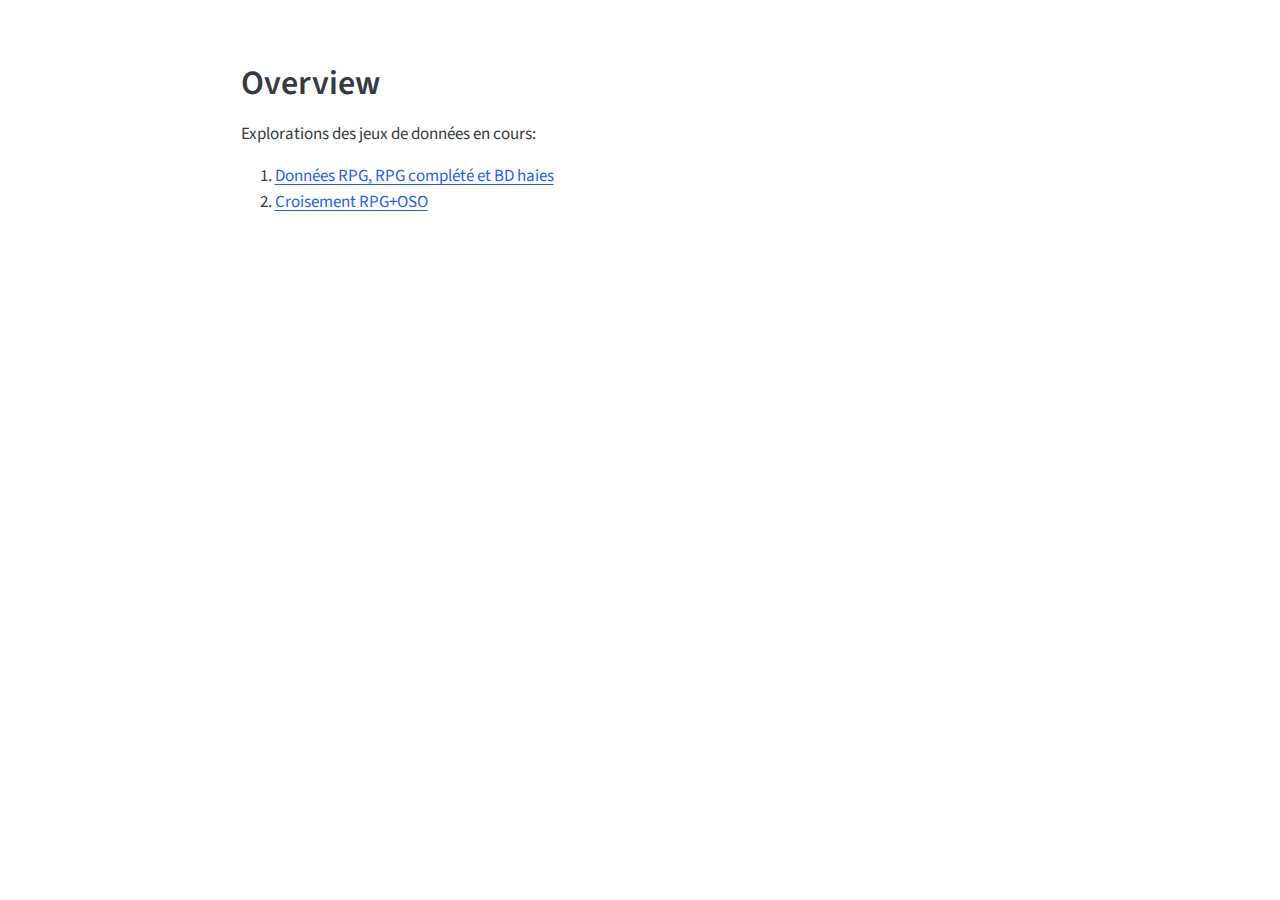
<file: docs/index.html>
<!DOCTYPE html>
<html xmlns="http://www.w3.org/1999/xhtml" lang="en" xml:lang="en"><head>

<meta charset="utf-8">
<meta name="generator" content="quarto-1.6.42">

<meta name="viewport" content="width=device-width, initial-scale=1.0, user-scalable=yes">


<title>index</title>
<style>
code{white-space: pre-wrap;}
span.smallcaps{font-variant: small-caps;}
div.columns{display: flex; gap: min(4vw, 1.5em);}
div.column{flex: auto; overflow-x: auto;}
div.hanging-indent{margin-left: 1.5em; text-indent: -1.5em;}
ul.task-list{list-style: none;}
ul.task-list li input[type="checkbox"] {
  width: 0.8em;
  margin: 0 0.8em 0.2em -1em; /* quarto-specific, see https://github.com/quarto-dev/quarto-cli/issues/4556 */ 
  vertical-align: middle;
}
</style>


<script src="site_libs/quarto-nav/quarto-nav.js"></script>
<script src="site_libs/clipboard/clipboard.min.js"></script>
<script src="site_libs/quarto-search/autocomplete.umd.js"></script>
<script src="site_libs/quarto-search/fuse.min.js"></script>
<script src="site_libs/quarto-search/quarto-search.js"></script>
<meta name="quarto:offset" content="./">
<script src="site_libs/quarto-html/quarto.js"></script>
<script src="site_libs/quarto-html/popper.min.js"></script>
<script src="site_libs/quarto-html/tippy.umd.min.js"></script>
<script src="site_libs/quarto-html/anchor.min.js"></script>
<link href="site_libs/quarto-html/tippy.css" rel="stylesheet">
<link href="site_libs/quarto-html/quarto-syntax-highlighting-9ac0fa60fcd2ae55f2ddd9f231fc218f.css" rel="stylesheet" id="quarto-text-highlighting-styles">
<script src="site_libs/bootstrap/bootstrap.min.js"></script>
<link href="site_libs/bootstrap/bootstrap-icons.css" rel="stylesheet">
<link href="site_libs/bootstrap/bootstrap-c9f8864e19c44bc06d5aea6819f2f394.min.css" rel="stylesheet" append-hash="true" id="quarto-bootstrap" data-mode="light">
<script id="quarto-search-options" type="application/json">{
  "location": "sidebar",
  "copy-button": false,
  "collapse-after": 3,
  "panel-placement": "start",
  "type": "textbox",
  "limit": 50,
  "keyboard-shortcut": [
    "f",
    "/",
    "s"
  ],
  "show-item-context": false,
  "language": {
    "search-no-results-text": "No results",
    "search-matching-documents-text": "matching documents",
    "search-copy-link-title": "Copy link to search",
    "search-hide-matches-text": "Hide additional matches",
    "search-more-match-text": "more match in this document",
    "search-more-matches-text": "more matches in this document",
    "search-clear-button-title": "Clear",
    "search-text-placeholder": "",
    "search-detached-cancel-button-title": "Cancel",
    "search-submit-button-title": "Submit",
    "search-label": "Search"
  }
}</script>


</head>

<body class="fullcontent">

<div id="quarto-search-results"></div>
<!-- content -->
<div id="quarto-content" class="quarto-container page-columns page-rows-contents page-layout-article">
<!-- sidebar -->
<!-- margin-sidebar -->
    
<!-- main -->
<main class="content" id="quarto-document-content"><header id="title-block-header" class="quarto-title-block"></header>




<section id="overview" class="level1 unnumbered">
<h1 class="unnumbered">Overview</h1>
<p>Explorations des jeux de données en cours:</p>
<ol type="1">
<li><a href="https://funbiodiv.github.io/gis-diversification/analysis/01_explore_points.html">Données RPG, RPG complété et BD haies</a><br>
</li>
<li><a href="https://funbiodiv.github.io/gis-diversification/analysis/02_land_cover.html">Croisement RPG+OSO</a></li>
</ol>


</section>

</main> <!-- /main -->
<script id="quarto-html-after-body" type="application/javascript">
window.document.addEventListener("DOMContentLoaded", function (event) {
  const toggleBodyColorMode = (bsSheetEl) => {
    const mode = bsSheetEl.getAttribute("data-mode");
    const bodyEl = window.document.querySelector("body");
    if (mode === "dark") {
      bodyEl.classList.add("quarto-dark");
      bodyEl.classList.remove("quarto-light");
    } else {
      bodyEl.classList.add("quarto-light");
      bodyEl.classList.remove("quarto-dark");
    }
  }
  const toggleBodyColorPrimary = () => {
    const bsSheetEl = window.document.querySelector("link#quarto-bootstrap");
    if (bsSheetEl) {
      toggleBodyColorMode(bsSheetEl);
    }
  }
  toggleBodyColorPrimary();  
  const icon = "";
  const anchorJS = new window.AnchorJS();
  anchorJS.options = {
    placement: 'right',
    icon: icon
  };
  anchorJS.add('.anchored');
  const isCodeAnnotation = (el) => {
    for (const clz of el.classList) {
      if (clz.startsWith('code-annotation-')) {                     
        return true;
      }
    }
    return false;
  }
  const onCopySuccess = function(e) {
    // button target
    const button = e.trigger;
    // don't keep focus
    button.blur();
    // flash "checked"
    button.classList.add('code-copy-button-checked');
    var currentTitle = button.getAttribute("title");
    button.setAttribute("title", "Copied!");
    let tooltip;
    if (window.bootstrap) {
      button.setAttribute("data-bs-toggle", "tooltip");
      button.setAttribute("data-bs-placement", "left");
      button.setAttribute("data-bs-title", "Copied!");
      tooltip = new bootstrap.Tooltip(button, 
        { trigger: "manual", 
          customClass: "code-copy-button-tooltip",
          offset: [0, -8]});
      tooltip.show();    
    }
    setTimeout(function() {
      if (tooltip) {
        tooltip.hide();
        button.removeAttribute("data-bs-title");
        button.removeAttribute("data-bs-toggle");
        button.removeAttribute("data-bs-placement");
      }
      button.setAttribute("title", currentTitle);
      button.classList.remove('code-copy-button-checked');
    }, 1000);
    // clear code selection
    e.clearSelection();
  }
  const getTextToCopy = function(trigger) {
      const codeEl = trigger.previousElementSibling.cloneNode(true);
      for (const childEl of codeEl.children) {
        if (isCodeAnnotation(childEl)) {
          childEl.remove();
        }
      }
      return codeEl.innerText;
  }
  const clipboard = new window.ClipboardJS('.code-copy-button:not([data-in-quarto-modal])', {
    text: getTextToCopy
  });
  clipboard.on('success', onCopySuccess);
  if (window.document.getElementById('quarto-embedded-source-code-modal')) {
    const clipboardModal = new window.ClipboardJS('.code-copy-button[data-in-quarto-modal]', {
      text: getTextToCopy,
      container: window.document.getElementById('quarto-embedded-source-code-modal')
    });
    clipboardModal.on('success', onCopySuccess);
  }
    var localhostRegex = new RegExp(/^(?:http|https):\/\/localhost\:?[0-9]*\//);
    var mailtoRegex = new RegExp(/^mailto:/);
      var filterRegex = new RegExp('/' + window.location.host + '/');
    var isInternal = (href) => {
        return filterRegex.test(href) || localhostRegex.test(href) || mailtoRegex.test(href);
    }
    // Inspect non-navigation links and adorn them if external
 	var links = window.document.querySelectorAll('a[href]:not(.nav-link):not(.navbar-brand):not(.toc-action):not(.sidebar-link):not(.sidebar-item-toggle):not(.pagination-link):not(.no-external):not([aria-hidden]):not(.dropdown-item):not(.quarto-navigation-tool):not(.about-link)');
    for (var i=0; i<links.length; i++) {
      const link = links[i];
      if (!isInternal(link.href)) {
        // undo the damage that might have been done by quarto-nav.js in the case of
        // links that we want to consider external
        if (link.dataset.originalHref !== undefined) {
          link.href = link.dataset.originalHref;
        }
      }
    }
  function tippyHover(el, contentFn, onTriggerFn, onUntriggerFn) {
    const config = {
      allowHTML: true,
      maxWidth: 500,
      delay: 100,
      arrow: false,
      appendTo: function(el) {
          return el.parentElement;
      },
      interactive: true,
      interactiveBorder: 10,
      theme: 'quarto',
      placement: 'bottom-start',
    };
    if (contentFn) {
      config.content = contentFn;
    }
    if (onTriggerFn) {
      config.onTrigger = onTriggerFn;
    }
    if (onUntriggerFn) {
      config.onUntrigger = onUntriggerFn;
    }
    window.tippy(el, config); 
  }
  const noterefs = window.document.querySelectorAll('a[role="doc-noteref"]');
  for (var i=0; i<noterefs.length; i++) {
    const ref = noterefs[i];
    tippyHover(ref, function() {
      // use id or data attribute instead here
      let href = ref.getAttribute('data-footnote-href') || ref.getAttribute('href');
      try { href = new URL(href).hash; } catch {}
      const id = href.replace(/^#\/?/, "");
      const note = window.document.getElementById(id);
      if (note) {
        return note.innerHTML;
      } else {
        return "";
      }
    });
  }
  const xrefs = window.document.querySelectorAll('a.quarto-xref');
  const processXRef = (id, note) => {
    // Strip column container classes
    const stripColumnClz = (el) => {
      el.classList.remove("page-full", "page-columns");
      if (el.children) {
        for (const child of el.children) {
          stripColumnClz(child);
        }
      }
    }
    stripColumnClz(note)
    if (id === null || id.startsWith('sec-')) {
      // Special case sections, only their first couple elements
      const container = document.createElement("div");
      if (note.children && note.children.length > 2) {
        container.appendChild(note.children[0].cloneNode(true));
        for (let i = 1; i < note.children.length; i++) {
          const child = note.children[i];
          if (child.tagName === "P" && child.innerText === "") {
            continue;
          } else {
            container.appendChild(child.cloneNode(true));
            break;
          }
        }
        if (window.Quarto?.typesetMath) {
          window.Quarto.typesetMath(container);
        }
        return container.innerHTML
      } else {
        if (window.Quarto?.typesetMath) {
          window.Quarto.typesetMath(note);
        }
        return note.innerHTML;
      }
    } else {
      // Remove any anchor links if they are present
      const anchorLink = note.querySelector('a.anchorjs-link');
      if (anchorLink) {
        anchorLink.remove();
      }
      if (window.Quarto?.typesetMath) {
        window.Quarto.typesetMath(note);
      }
      if (note.classList.contains("callout")) {
        return note.outerHTML;
      } else {
        return note.innerHTML;
      }
    }
  }
  for (var i=0; i<xrefs.length; i++) {
    const xref = xrefs[i];
    tippyHover(xref, undefined, function(instance) {
      instance.disable();
      let url = xref.getAttribute('href');
      let hash = undefined; 
      if (url.startsWith('#')) {
        hash = url;
      } else {
        try { hash = new URL(url).hash; } catch {}
      }
      if (hash) {
        const id = hash.replace(/^#\/?/, "");
        const note = window.document.getElementById(id);
        if (note !== null) {
          try {
            const html = processXRef(id, note.cloneNode(true));
            instance.setContent(html);
          } finally {
            instance.enable();
            instance.show();
          }
        } else {
          // See if we can fetch this
          fetch(url.split('#')[0])
          .then(res => res.text())
          .then(html => {
            const parser = new DOMParser();
            const htmlDoc = parser.parseFromString(html, "text/html");
            const note = htmlDoc.getElementById(id);
            if (note !== null) {
              const html = processXRef(id, note);
              instance.setContent(html);
            } 
          }).finally(() => {
            instance.enable();
            instance.show();
          });
        }
      } else {
        // See if we can fetch a full url (with no hash to target)
        // This is a special case and we should probably do some content thinning / targeting
        fetch(url)
        .then(res => res.text())
        .then(html => {
          const parser = new DOMParser();
          const htmlDoc = parser.parseFromString(html, "text/html");
          const note = htmlDoc.querySelector('main.content');
          if (note !== null) {
            // This should only happen for chapter cross references
            // (since there is no id in the URL)
            // remove the first header
            if (note.children.length > 0 && note.children[0].tagName === "HEADER") {
              note.children[0].remove();
            }
            const html = processXRef(null, note);
            instance.setContent(html);
          } 
        }).finally(() => {
          instance.enable();
          instance.show();
        });
      }
    }, function(instance) {
    });
  }
      let selectedAnnoteEl;
      const selectorForAnnotation = ( cell, annotation) => {
        let cellAttr = 'data-code-cell="' + cell + '"';
        let lineAttr = 'data-code-annotation="' +  annotation + '"';
        const selector = 'span[' + cellAttr + '][' + lineAttr + ']';
        return selector;
      }
      const selectCodeLines = (annoteEl) => {
        const doc = window.document;
        const targetCell = annoteEl.getAttribute("data-target-cell");
        const targetAnnotation = annoteEl.getAttribute("data-target-annotation");
        const annoteSpan = window.document.querySelector(selectorForAnnotation(targetCell, targetAnnotation));
        const lines = annoteSpan.getAttribute("data-code-lines").split(",");
        const lineIds = lines.map((line) => {
          return targetCell + "-" + line;
        })
        let top = null;
        let height = null;
        let parent = null;
        if (lineIds.length > 0) {
            //compute the position of the single el (top and bottom and make a div)
            const el = window.document.getElementById(lineIds[0]);
            top = el.offsetTop;
            height = el.offsetHeight;
            parent = el.parentElement.parentElement;
          if (lineIds.length > 1) {
            const lastEl = window.document.getElementById(lineIds[lineIds.length - 1]);
            const bottom = lastEl.offsetTop + lastEl.offsetHeight;
            height = bottom - top;
          }
          if (top !== null && height !== null && parent !== null) {
            // cook up a div (if necessary) and position it 
            let div = window.document.getElementById("code-annotation-line-highlight");
            if (div === null) {
              div = window.document.createElement("div");
              div.setAttribute("id", "code-annotation-line-highlight");
              div.style.position = 'absolute';
              parent.appendChild(div);
            }
            div.style.top = top - 2 + "px";
            div.style.height = height + 4 + "px";
            div.style.left = 0;
            let gutterDiv = window.document.getElementById("code-annotation-line-highlight-gutter");
            if (gutterDiv === null) {
              gutterDiv = window.document.createElement("div");
              gutterDiv.setAttribute("id", "code-annotation-line-highlight-gutter");
              gutterDiv.style.position = 'absolute';
              const codeCell = window.document.getElementById(targetCell);
              const gutter = codeCell.querySelector('.code-annotation-gutter');
              gutter.appendChild(gutterDiv);
            }
            gutterDiv.style.top = top - 2 + "px";
            gutterDiv.style.height = height + 4 + "px";
          }
          selectedAnnoteEl = annoteEl;
        }
      };
      const unselectCodeLines = () => {
        const elementsIds = ["code-annotation-line-highlight", "code-annotation-line-highlight-gutter"];
        elementsIds.forEach((elId) => {
          const div = window.document.getElementById(elId);
          if (div) {
            div.remove();
          }
        });
        selectedAnnoteEl = undefined;
      };
        // Handle positioning of the toggle
    window.addEventListener(
      "resize",
      throttle(() => {
        elRect = undefined;
        if (selectedAnnoteEl) {
          selectCodeLines(selectedAnnoteEl);
        }
      }, 10)
    );
    function throttle(fn, ms) {
    let throttle = false;
    let timer;
      return (...args) => {
        if(!throttle) { // first call gets through
            fn.apply(this, args);
            throttle = true;
        } else { // all the others get throttled
            if(timer) clearTimeout(timer); // cancel #2
            timer = setTimeout(() => {
              fn.apply(this, args);
              timer = throttle = false;
            }, ms);
        }
      };
    }
      // Attach click handler to the DT
      const annoteDls = window.document.querySelectorAll('dt[data-target-cell]');
      for (const annoteDlNode of annoteDls) {
        annoteDlNode.addEventListener('click', (event) => {
          const clickedEl = event.target;
          if (clickedEl !== selectedAnnoteEl) {
            unselectCodeLines();
            const activeEl = window.document.querySelector('dt[data-target-cell].code-annotation-active');
            if (activeEl) {
              activeEl.classList.remove('code-annotation-active');
            }
            selectCodeLines(clickedEl);
            clickedEl.classList.add('code-annotation-active');
          } else {
            // Unselect the line
            unselectCodeLines();
            clickedEl.classList.remove('code-annotation-active');
          }
        });
      }
  const findCites = (el) => {
    const parentEl = el.parentElement;
    if (parentEl) {
      const cites = parentEl.dataset.cites;
      if (cites) {
        return {
          el,
          cites: cites.split(' ')
        };
      } else {
        return findCites(el.parentElement)
      }
    } else {
      return undefined;
    }
  };
  var bibliorefs = window.document.querySelectorAll('a[role="doc-biblioref"]');
  for (var i=0; i<bibliorefs.length; i++) {
    const ref = bibliorefs[i];
    const citeInfo = findCites(ref);
    if (citeInfo) {
      tippyHover(citeInfo.el, function() {
        var popup = window.document.createElement('div');
        citeInfo.cites.forEach(function(cite) {
          var citeDiv = window.document.createElement('div');
          citeDiv.classList.add('hanging-indent');
          citeDiv.classList.add('csl-entry');
          var biblioDiv = window.document.getElementById('ref-' + cite);
          if (biblioDiv) {
            citeDiv.innerHTML = biblioDiv.innerHTML;
          }
          popup.appendChild(citeDiv);
        });
        return popup.innerHTML;
      });
    }
  }
});
</script>
</div> <!-- /content -->




</body></html>
</file>
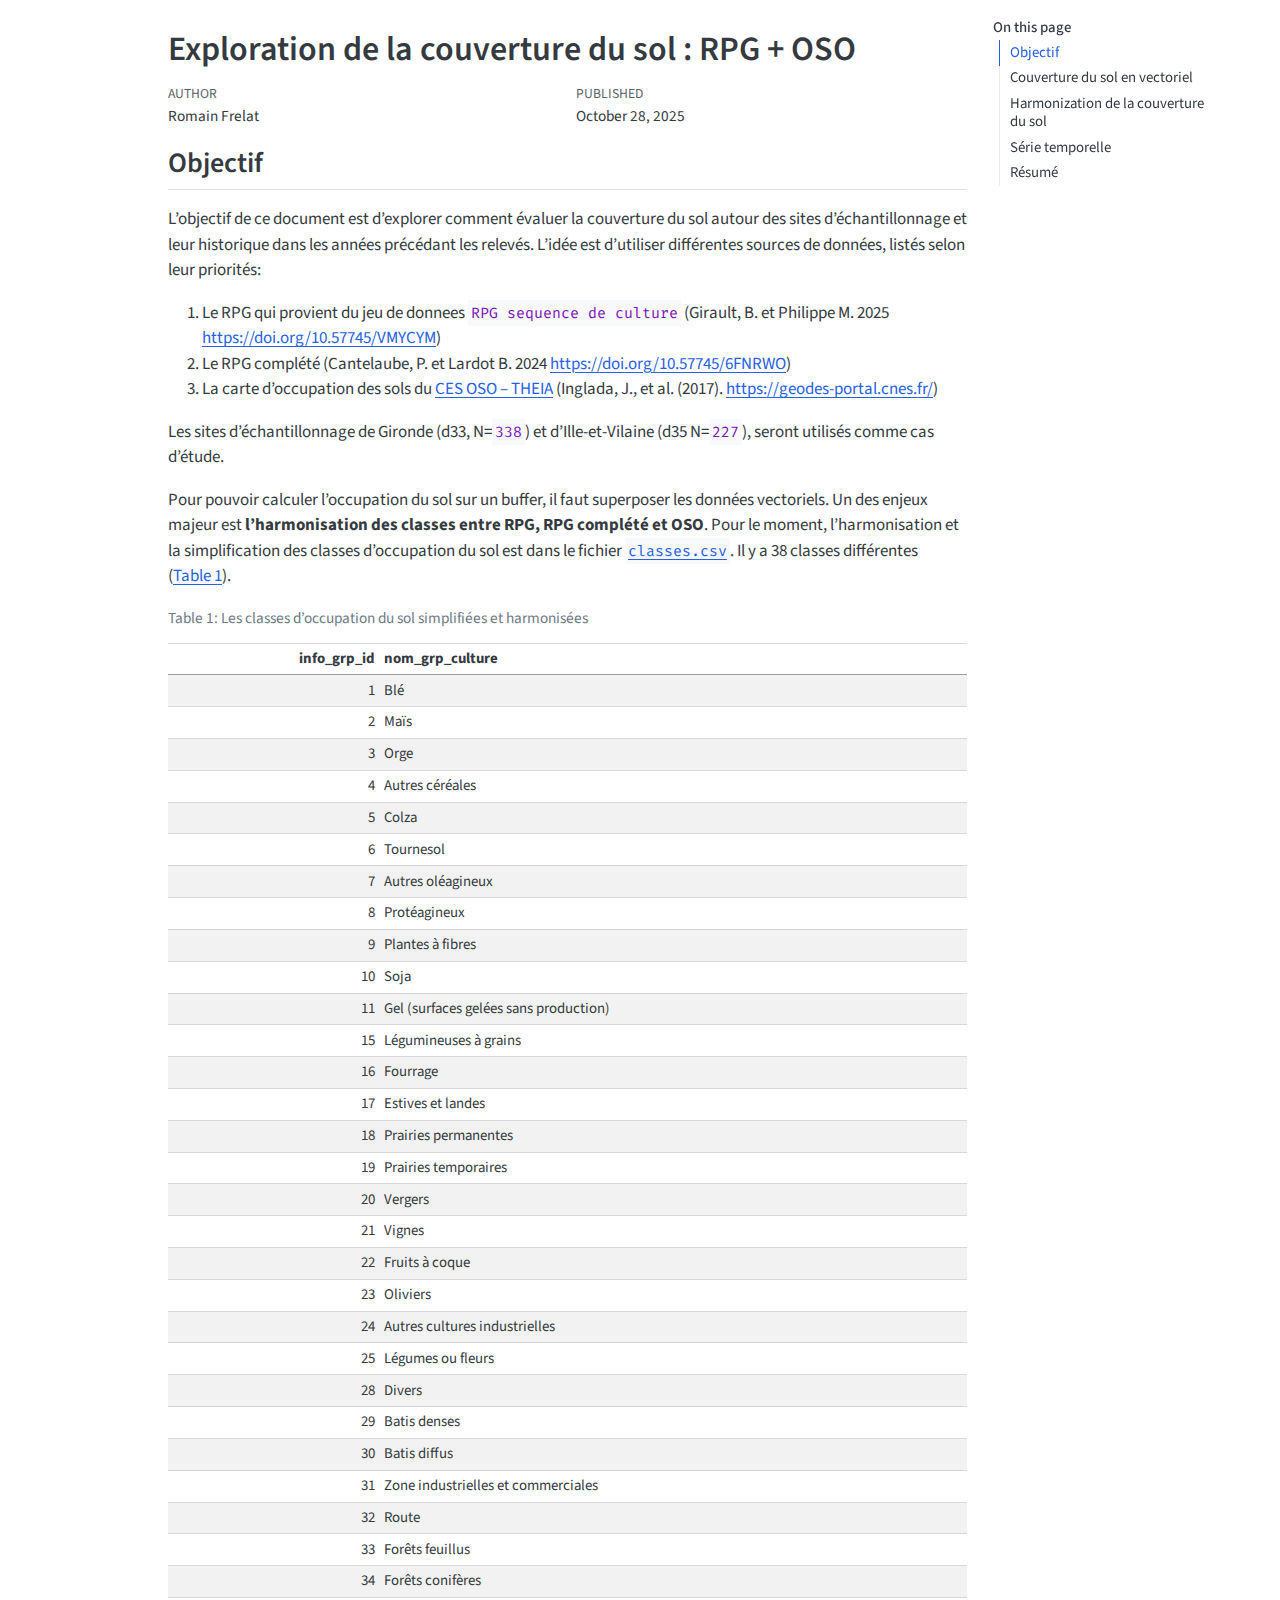
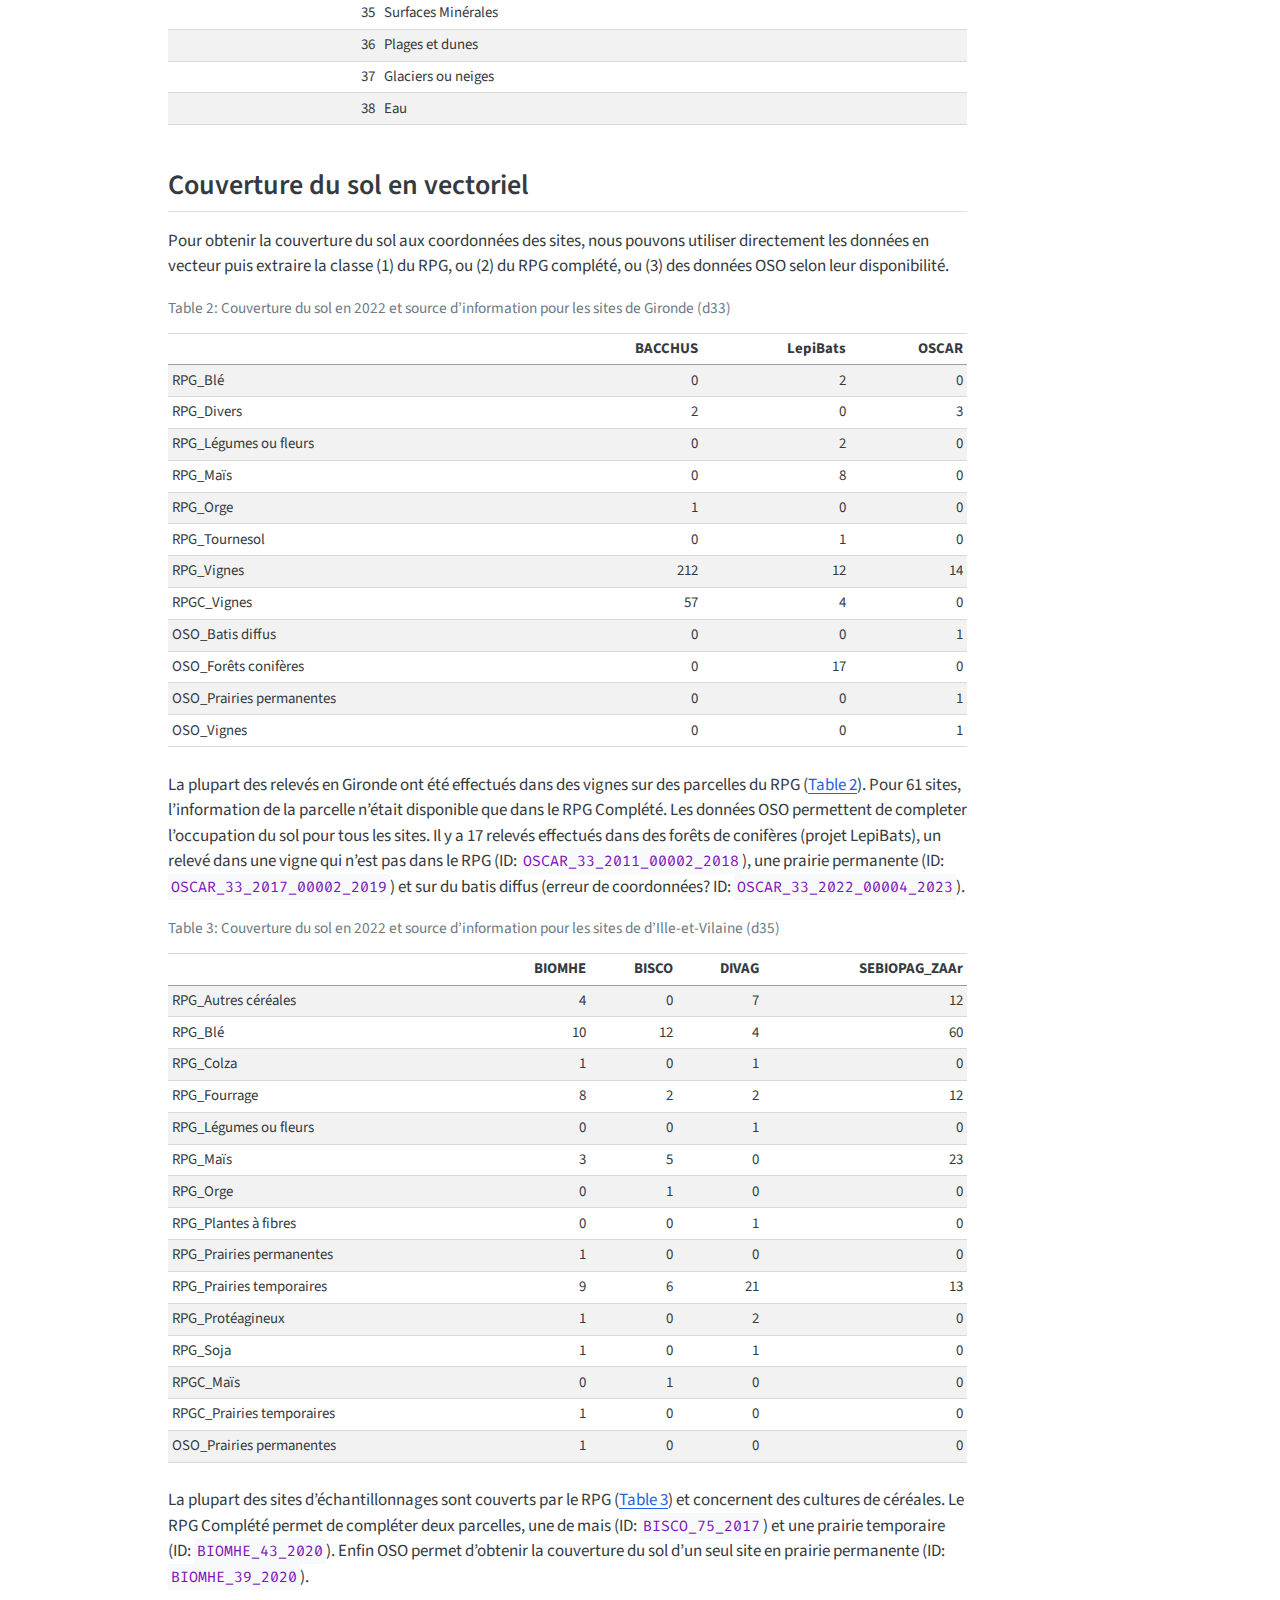
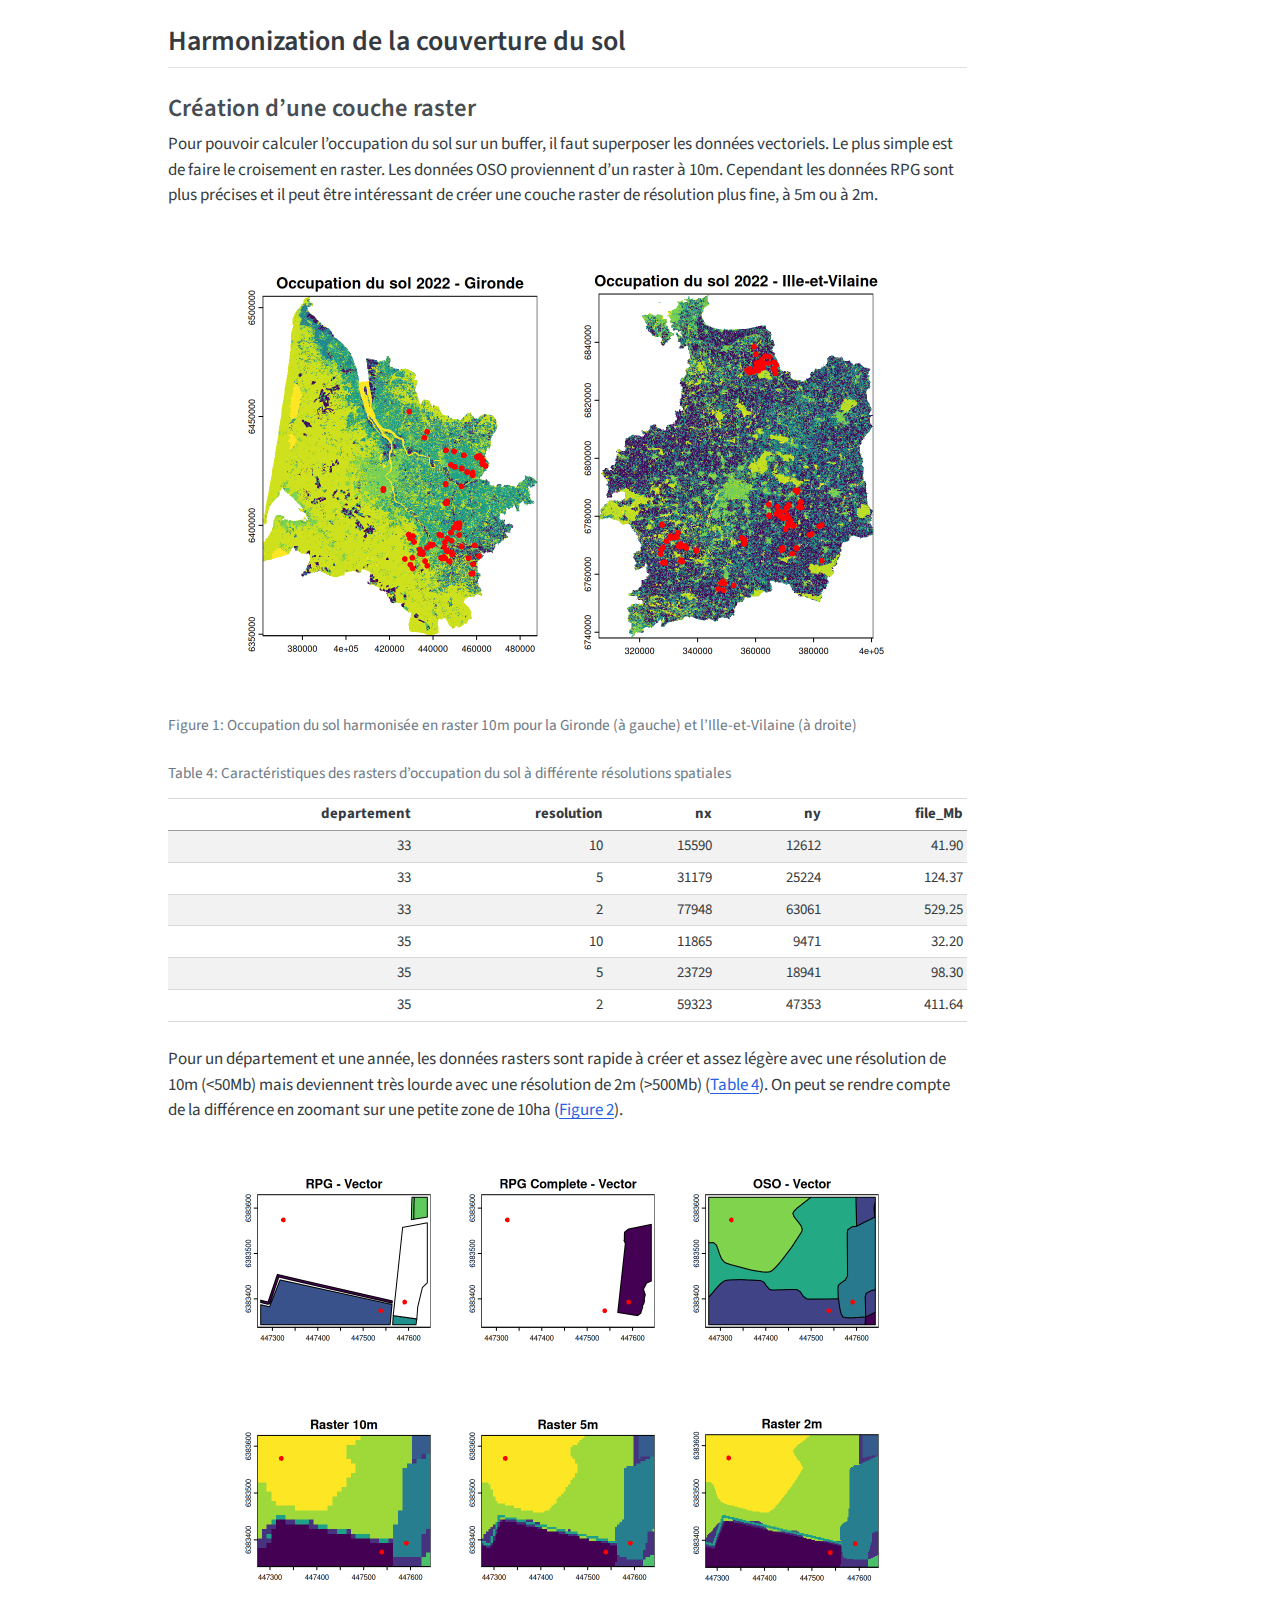
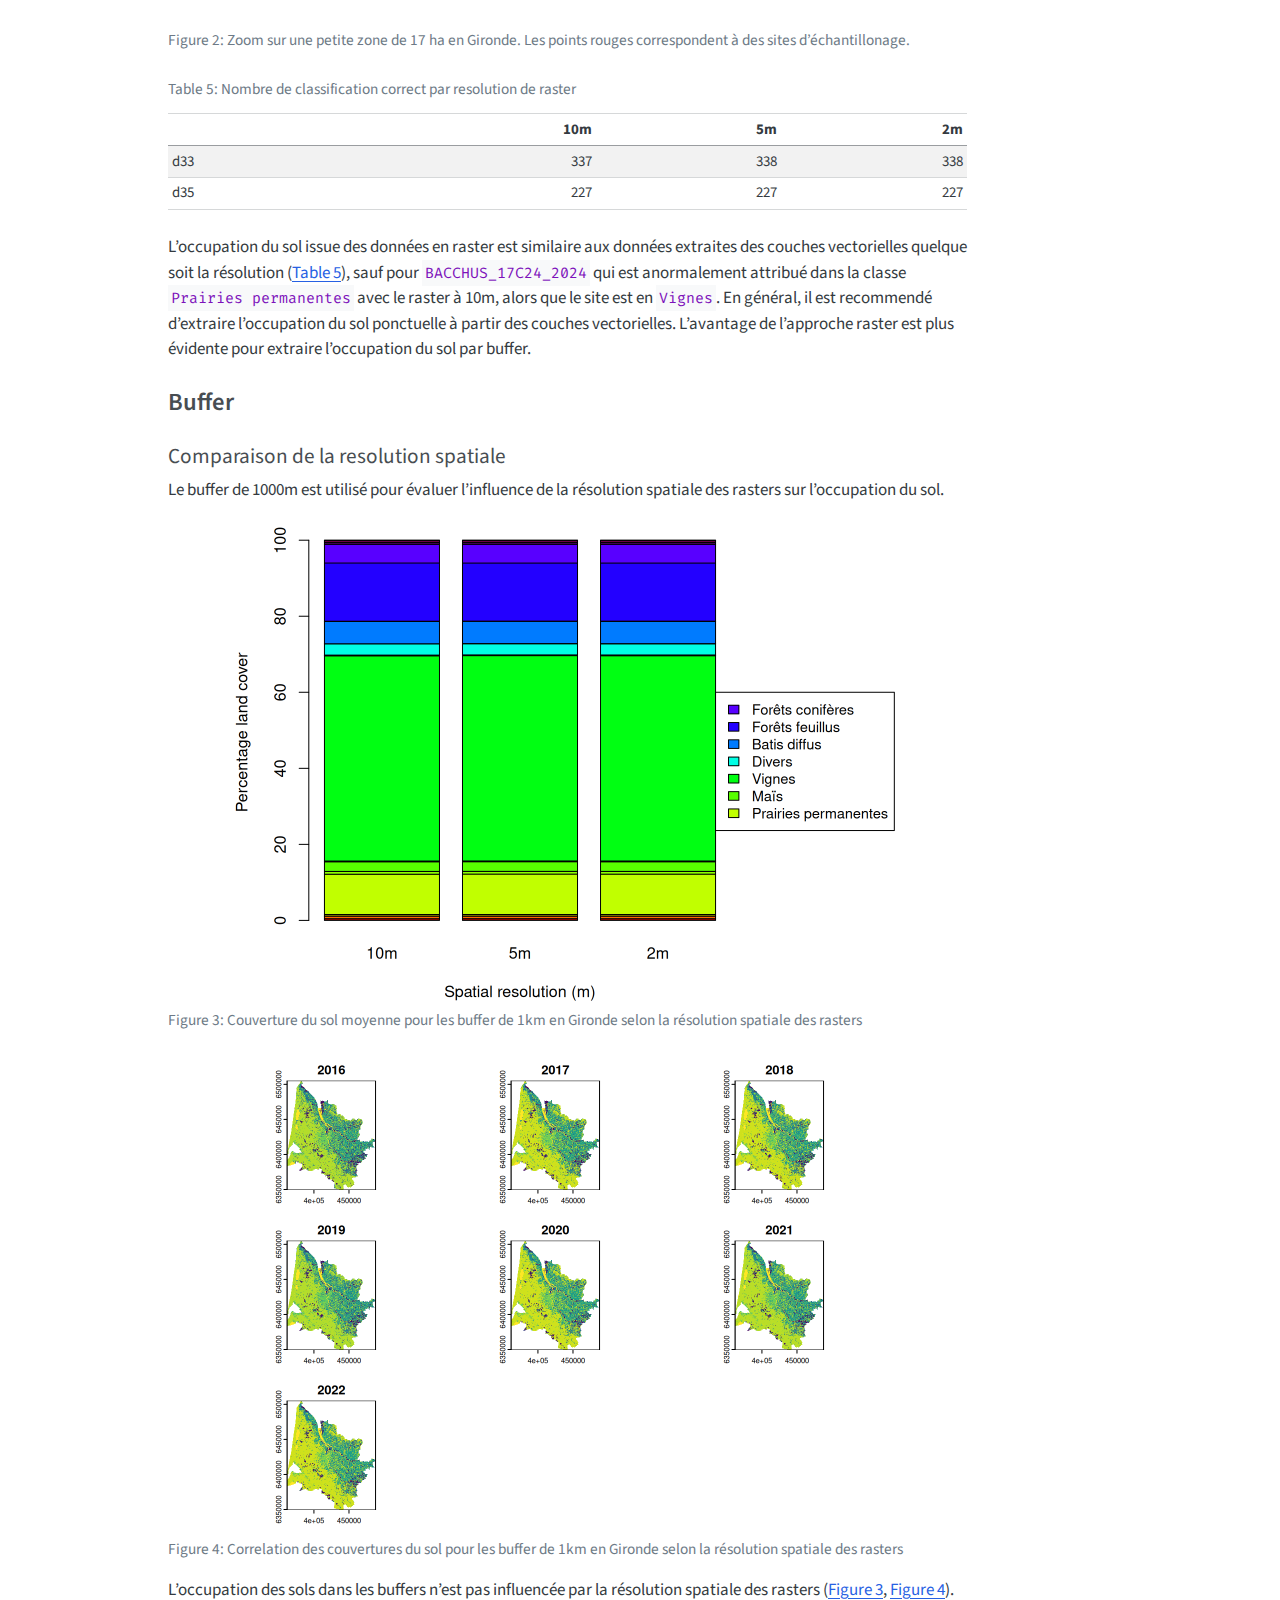
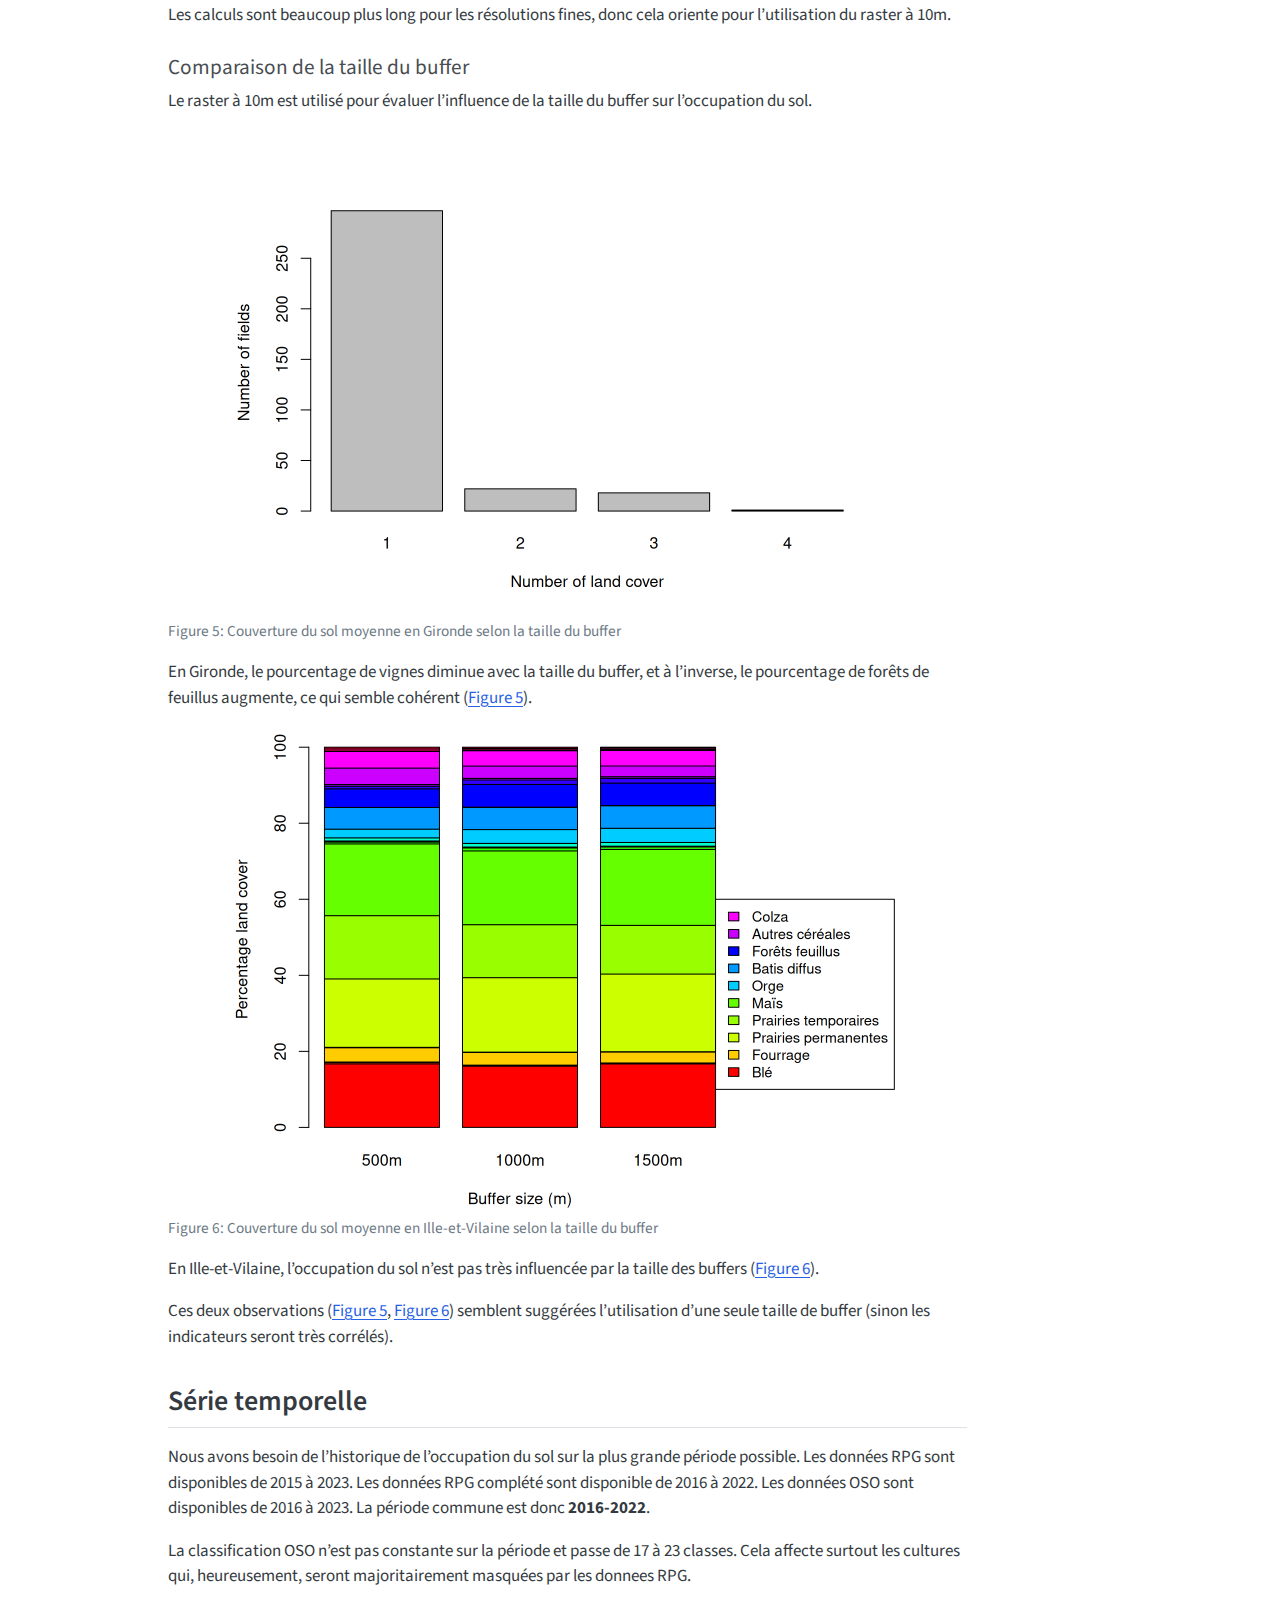
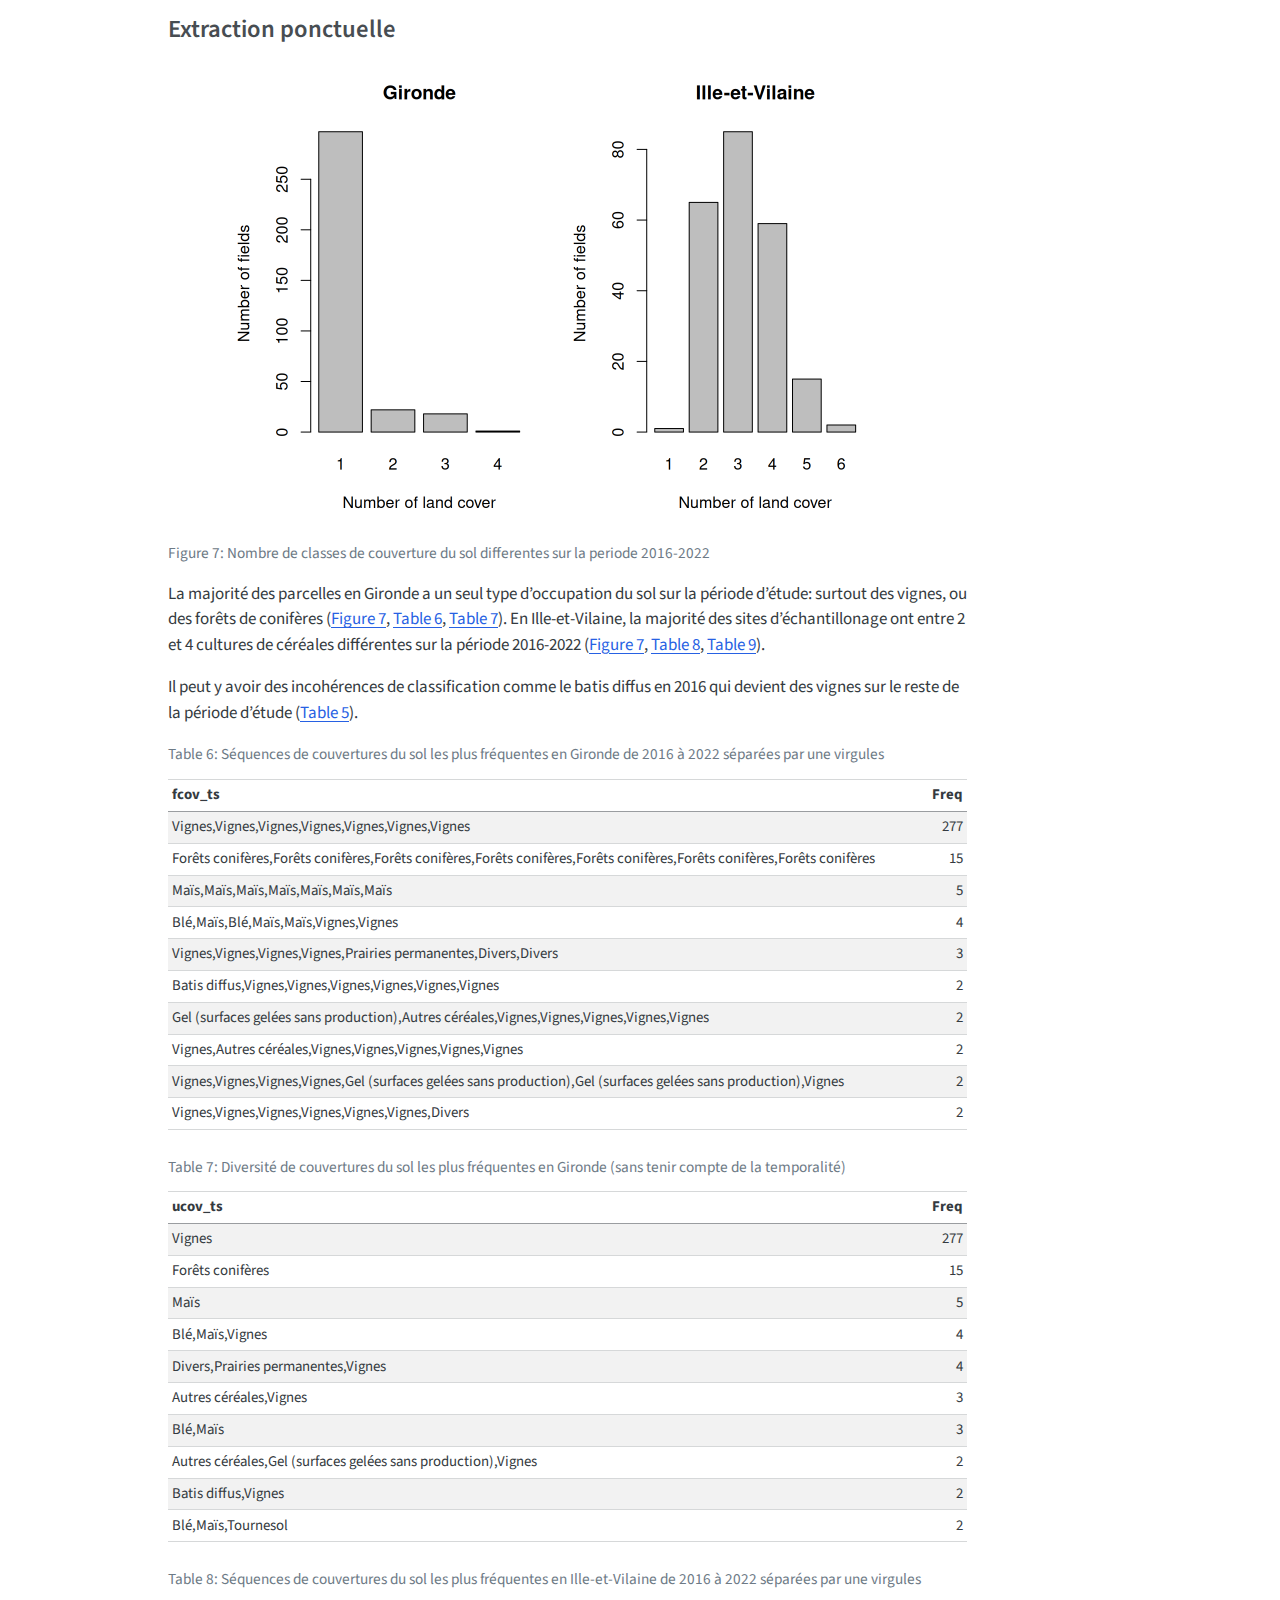
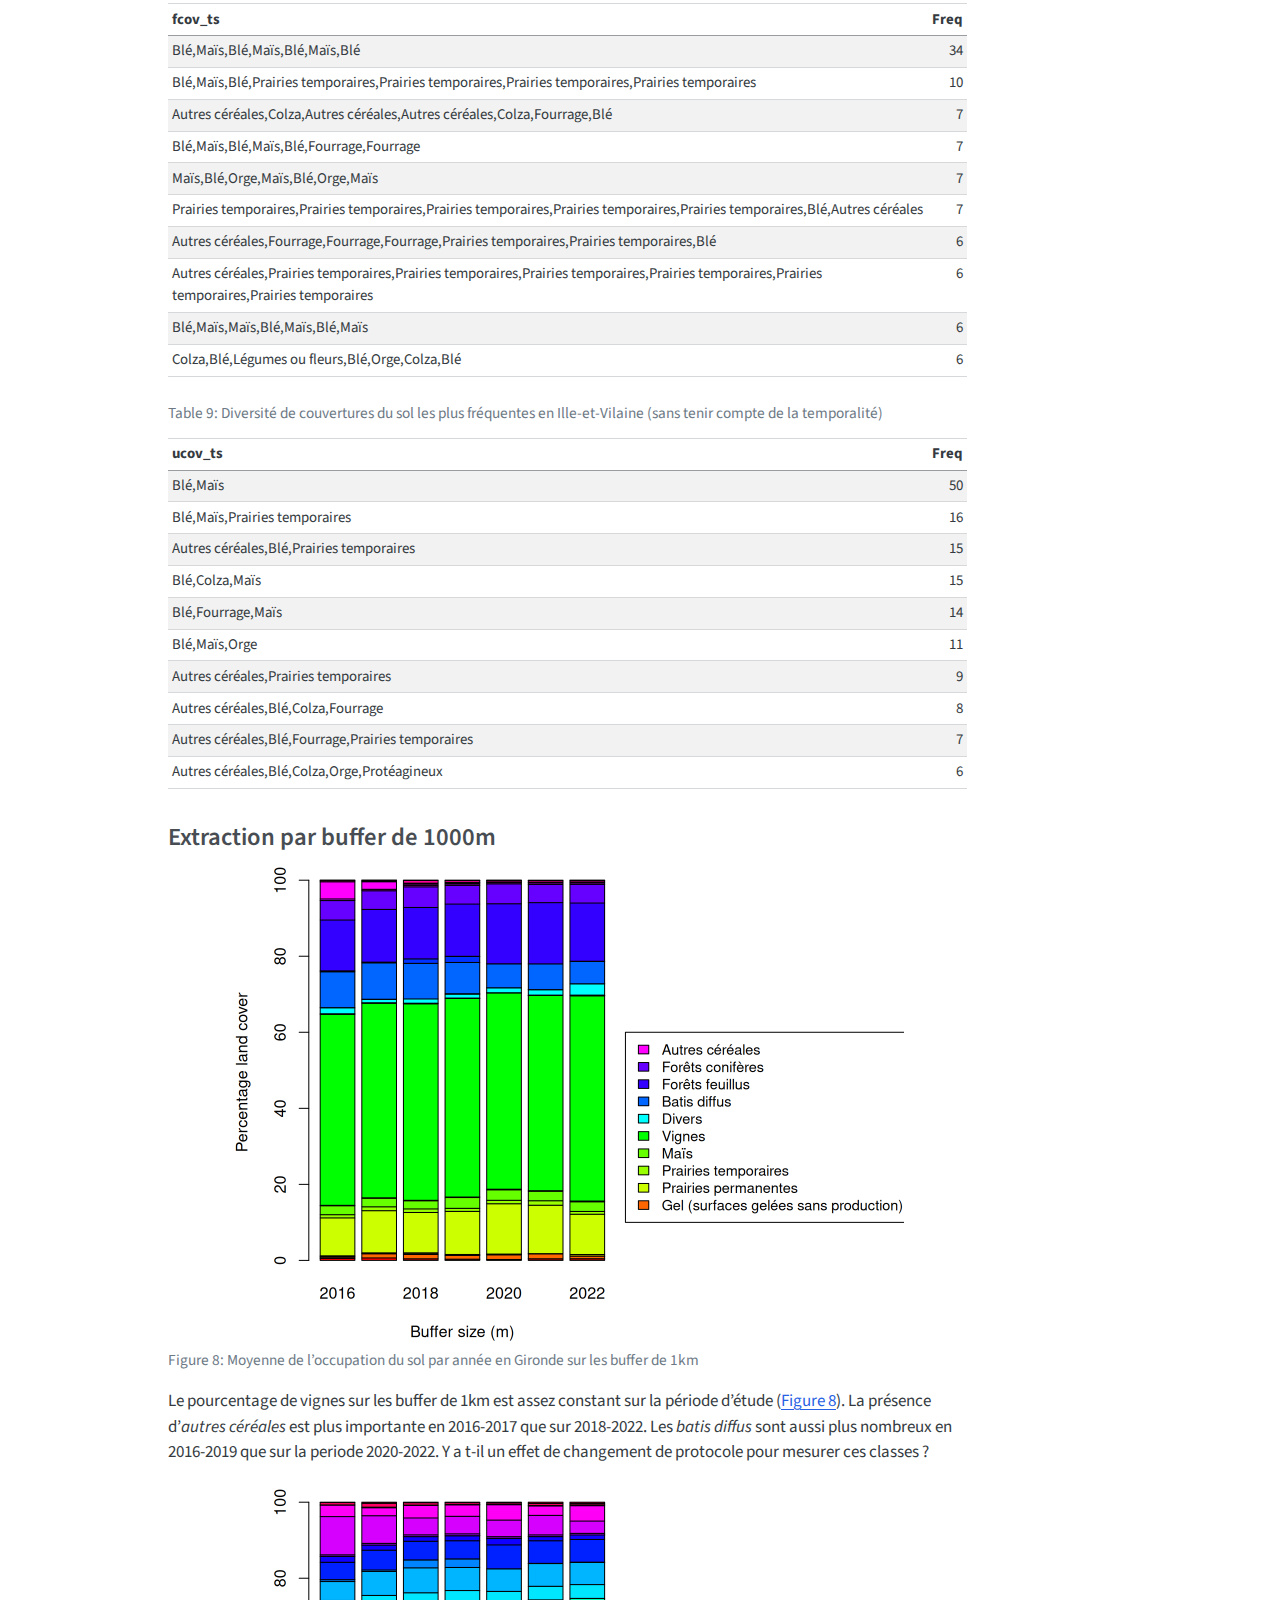
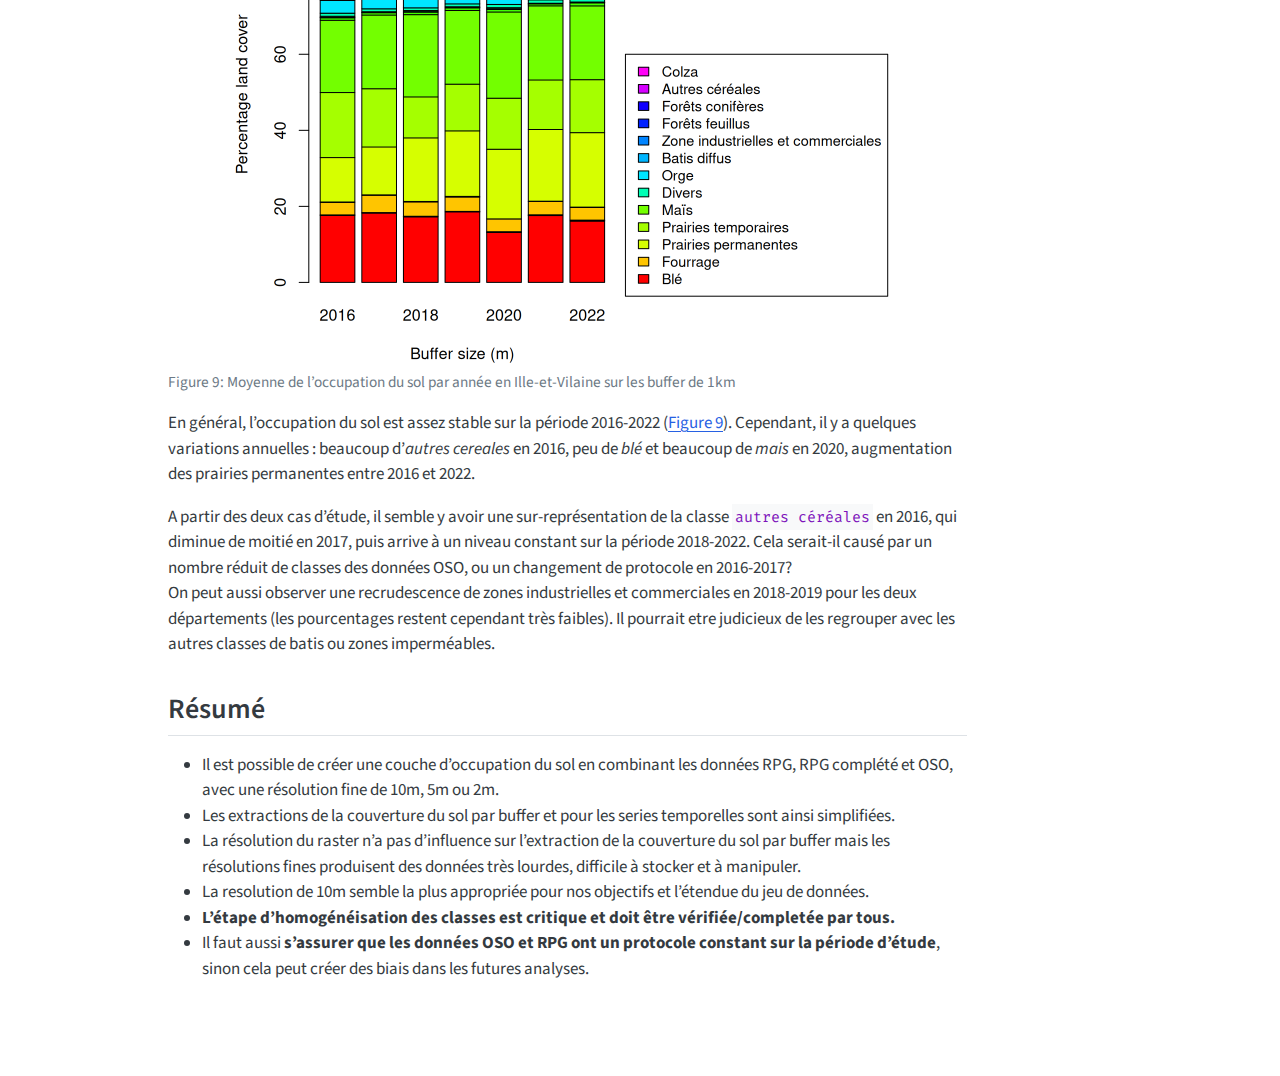
<file: docs/analysis/02_land_cover.html>
<!DOCTYPE html>
<html xmlns="http://www.w3.org/1999/xhtml" lang="en" xml:lang="en"><head>

<meta charset="utf-8">
<meta name="generator" content="quarto-1.6.42">

<meta name="viewport" content="width=device-width, initial-scale=1.0, user-scalable=yes">

<meta name="author" content="Romain Frelat">
<meta name="dcterms.date" content="2025-10-28">

<title>Exploration de la couverture du sol : RPG + OSO</title>
<style>
code{white-space: pre-wrap;}
span.smallcaps{font-variant: small-caps;}
div.columns{display: flex; gap: min(4vw, 1.5em);}
div.column{flex: auto; overflow-x: auto;}
div.hanging-indent{margin-left: 1.5em; text-indent: -1.5em;}
ul.task-list{list-style: none;}
ul.task-list li input[type="checkbox"] {
  width: 0.8em;
  margin: 0 0.8em 0.2em -1em; /* quarto-specific, see https://github.com/quarto-dev/quarto-cli/issues/4556 */ 
  vertical-align: middle;
}
</style>


<script src="../site_libs/quarto-nav/quarto-nav.js"></script>
<script src="../site_libs/clipboard/clipboard.min.js"></script>
<script src="../site_libs/quarto-search/autocomplete.umd.js"></script>
<script src="../site_libs/quarto-search/fuse.min.js"></script>
<script src="../site_libs/quarto-search/quarto-search.js"></script>
<meta name="quarto:offset" content="../">
<script src="../site_libs/quarto-html/quarto.js"></script>
<script src="../site_libs/quarto-html/popper.min.js"></script>
<script src="../site_libs/quarto-html/tippy.umd.min.js"></script>
<script src="../site_libs/quarto-html/anchor.min.js"></script>
<link href="../site_libs/quarto-html/tippy.css" rel="stylesheet">
<link href="../site_libs/quarto-html/quarto-syntax-highlighting-9ac0fa60fcd2ae55f2ddd9f231fc218f.css" rel="stylesheet" id="quarto-text-highlighting-styles">
<script src="../site_libs/bootstrap/bootstrap.min.js"></script>
<link href="../site_libs/bootstrap/bootstrap-icons.css" rel="stylesheet">
<link href="../site_libs/bootstrap/bootstrap-c9f8864e19c44bc06d5aea6819f2f394.min.css" rel="stylesheet" append-hash="true" id="quarto-bootstrap" data-mode="light">
<script id="quarto-search-options" type="application/json">{
  "location": "sidebar",
  "copy-button": false,
  "collapse-after": 3,
  "panel-placement": "start",
  "type": "textbox",
  "limit": 50,
  "keyboard-shortcut": [
    "f",
    "/",
    "s"
  ],
  "show-item-context": false,
  "language": {
    "search-no-results-text": "No results",
    "search-matching-documents-text": "matching documents",
    "search-copy-link-title": "Copy link to search",
    "search-hide-matches-text": "Hide additional matches",
    "search-more-match-text": "more match in this document",
    "search-more-matches-text": "more matches in this document",
    "search-clear-button-title": "Clear",
    "search-text-placeholder": "",
    "search-detached-cancel-button-title": "Cancel",
    "search-submit-button-title": "Submit",
    "search-label": "Search"
  }
}</script>


</head>

<body>

<div id="quarto-search-results"></div>
<!-- content -->
<div id="quarto-content" class="quarto-container page-columns page-rows-contents page-layout-article">
<!-- sidebar -->
<!-- margin-sidebar -->
    <div id="quarto-margin-sidebar" class="sidebar margin-sidebar">
        <nav id="TOC" role="doc-toc" class="toc-active">
    <h2 id="toc-title">On this page</h2>
   
  <ul>
  <li><a href="#objectif" id="toc-objectif" class="nav-link active" data-scroll-target="#objectif">Objectif</a></li>
  <li><a href="#couverture-du-sol-en-vectoriel" id="toc-couverture-du-sol-en-vectoriel" class="nav-link" data-scroll-target="#couverture-du-sol-en-vectoriel">Couverture du sol en vectoriel</a></li>
  <li><a href="#harmonization-de-la-couverture-du-sol" id="toc-harmonization-de-la-couverture-du-sol" class="nav-link" data-scroll-target="#harmonization-de-la-couverture-du-sol">Harmonization de la couverture du sol</a>
  <ul class="collapse">
  <li><a href="#création-dune-couche-raster" id="toc-création-dune-couche-raster" class="nav-link" data-scroll-target="#création-dune-couche-raster">Création d’une couche raster</a></li>
  <li><a href="#buffer" id="toc-buffer" class="nav-link" data-scroll-target="#buffer">Buffer</a></li>
  </ul></li>
  <li><a href="#série-temporelle" id="toc-série-temporelle" class="nav-link" data-scroll-target="#série-temporelle">Série temporelle</a>
  <ul class="collapse">
  <li><a href="#extraction-ponctuelle" id="toc-extraction-ponctuelle" class="nav-link" data-scroll-target="#extraction-ponctuelle">Extraction ponctuelle</a></li>
  <li><a href="#extraction-par-buffer-de-1000m" id="toc-extraction-par-buffer-de-1000m" class="nav-link" data-scroll-target="#extraction-par-buffer-de-1000m">Extraction par buffer de 1000m</a></li>
  </ul></li>
  <li><a href="#résumé" id="toc-résumé" class="nav-link" data-scroll-target="#résumé">Résumé</a></li>
  </ul>
</nav>
    </div>
<!-- main -->
<main class="content" id="quarto-document-content">

<header id="title-block-header" class="quarto-title-block default">
<div class="quarto-title">
<h1 class="title">Exploration de la couverture du sol : RPG + OSO</h1>
</div>



<div class="quarto-title-meta">

    <div>
    <div class="quarto-title-meta-heading">Author</div>
    <div class="quarto-title-meta-contents">
             <p>Romain Frelat </p>
          </div>
  </div>
    
    <div>
    <div class="quarto-title-meta-heading">Published</div>
    <div class="quarto-title-meta-contents">
      <p class="date">October 28, 2025</p>
    </div>
  </div>
  
    
  </div>
  


</header>


<section id="objectif" class="level2">
<h2 class="anchored" data-anchor-id="objectif">Objectif</h2>
<p>L’objectif de ce document est d’explorer comment évaluer la couverture du sol autour des sites d’échantillonnage et leur historique dans les années précédant les relevés. L’idée est d’utiliser différentes sources de données, listés selon leur priorités:</p>
<ol type="1">
<li>Le RPG qui provient du jeu de donnees <code>RPG sequence de culture</code> (Girault, B. et Philippe M. 2025 <a href="https://doi.org/10.57745/VMYCYM" class="uri">https://doi.org/10.57745/VMYCYM</a>)<br>
</li>
<li>Le RPG complété (Cantelaube, P. et Lardot B. 2024 <a href="https://doi.org/10.57745/6FNRWO" class="uri">https://doi.org/10.57745/6FNRWO</a>)<br>
</li>
<li>La carte d’occupation des sols du <a href="https://artificialisation.developpement-durable.gouv.fr/bases-donnees/oso-theia">CES OSO – THEIA</a> (Inglada, J., et al.&nbsp;(2017). <a href="https://geodes-portal.cnes.fr/" class="uri">https://geodes-portal.cnes.fr/</a>)</li>
</ol>
<p>Les sites d’échantillonnage de Gironde (d33, N=<code>338</code>) et d’Ille-et-Vilaine (d35 N=<code>227</code>), seront utilisés comme cas d’étude.</p>
<p>Pour pouvoir calculer l’occupation du sol sur un buffer, il faut superposer les données vectoriels. Un des enjeux majeur est <strong>l’harmonisation des classes entre RPG, RPG complété et OSO</strong>. Pour le moment, l’harmonisation et la simplification des classes d’occupation du sol est dans le fichier <a href="https://github.com/FunBioDiv/gis-diversification/raw/refs/heads/main/data/derived-data/classes.csv"><code>classes.csv</code></a>. Il y a 38 classes différentes (<a href="#tbl-1" class="quarto-xref">Table&nbsp;1</a>).</p>
<div class="cell">
<div id="tbl-1" class="cell quarto-float quarto-figure quarto-figure-center anchored">
<figure class="quarto-float quarto-float-tbl figure">
<figcaption class="quarto-float-caption-top quarto-float-caption quarto-float-tbl" id="tbl-1-caption-0ceaefa1-69ba-4598-a22c-09a6ac19f8ca">
Table&nbsp;1: Les classes d’occupation du sol simplifiées et harmonisées
</figcaption>
<div aria-describedby="tbl-1-caption-0ceaefa1-69ba-4598-a22c-09a6ac19f8ca">
<div class="cell-output-display">
<table class="do-not-create-environment cell caption-top table table-sm table-striped small">
<thead>
<tr class="header">
<th style="text-align: right;">info_grp_id</th>
<th style="text-align: left;">nom_grp_culture</th>
</tr>
</thead>
<tbody>
<tr class="odd">
<td style="text-align: right;">1</td>
<td style="text-align: left;">Blé</td>
</tr>
<tr class="even">
<td style="text-align: right;">2</td>
<td style="text-align: left;">Maïs</td>
</tr>
<tr class="odd">
<td style="text-align: right;">3</td>
<td style="text-align: left;">Orge</td>
</tr>
<tr class="even">
<td style="text-align: right;">4</td>
<td style="text-align: left;">Autres céréales</td>
</tr>
<tr class="odd">
<td style="text-align: right;">5</td>
<td style="text-align: left;">Colza</td>
</tr>
<tr class="even">
<td style="text-align: right;">6</td>
<td style="text-align: left;">Tournesol</td>
</tr>
<tr class="odd">
<td style="text-align: right;">7</td>
<td style="text-align: left;">Autres oléagineux</td>
</tr>
<tr class="even">
<td style="text-align: right;">8</td>
<td style="text-align: left;">Protéagineux</td>
</tr>
<tr class="odd">
<td style="text-align: right;">9</td>
<td style="text-align: left;">Plantes à fibres</td>
</tr>
<tr class="even">
<td style="text-align: right;">10</td>
<td style="text-align: left;">Soja</td>
</tr>
<tr class="odd">
<td style="text-align: right;">11</td>
<td style="text-align: left;">Gel (surfaces gelées sans production)</td>
</tr>
<tr class="even">
<td style="text-align: right;">15</td>
<td style="text-align: left;">Légumineuses à grains</td>
</tr>
<tr class="odd">
<td style="text-align: right;">16</td>
<td style="text-align: left;">Fourrage</td>
</tr>
<tr class="even">
<td style="text-align: right;">17</td>
<td style="text-align: left;">Estives et landes</td>
</tr>
<tr class="odd">
<td style="text-align: right;">18</td>
<td style="text-align: left;">Prairies permanentes</td>
</tr>
<tr class="even">
<td style="text-align: right;">19</td>
<td style="text-align: left;">Prairies temporaires</td>
</tr>
<tr class="odd">
<td style="text-align: right;">20</td>
<td style="text-align: left;">Vergers</td>
</tr>
<tr class="even">
<td style="text-align: right;">21</td>
<td style="text-align: left;">Vignes</td>
</tr>
<tr class="odd">
<td style="text-align: right;">22</td>
<td style="text-align: left;">Fruits à coque</td>
</tr>
<tr class="even">
<td style="text-align: right;">23</td>
<td style="text-align: left;">Oliviers</td>
</tr>
<tr class="odd">
<td style="text-align: right;">24</td>
<td style="text-align: left;">Autres cultures industrielles</td>
</tr>
<tr class="even">
<td style="text-align: right;">25</td>
<td style="text-align: left;">Légumes ou fleurs</td>
</tr>
<tr class="odd">
<td style="text-align: right;">28</td>
<td style="text-align: left;">Divers</td>
</tr>
<tr class="even">
<td style="text-align: right;">29</td>
<td style="text-align: left;">Batis denses</td>
</tr>
<tr class="odd">
<td style="text-align: right;">30</td>
<td style="text-align: left;">Batis diffus</td>
</tr>
<tr class="even">
<td style="text-align: right;">31</td>
<td style="text-align: left;">Zone industrielles et commerciales</td>
</tr>
<tr class="odd">
<td style="text-align: right;">32</td>
<td style="text-align: left;">Route</td>
</tr>
<tr class="even">
<td style="text-align: right;">33</td>
<td style="text-align: left;">Forêts feuillus</td>
</tr>
<tr class="odd">
<td style="text-align: right;">34</td>
<td style="text-align: left;">Forêts conifères</td>
</tr>
<tr class="even">
<td style="text-align: right;">35</td>
<td style="text-align: left;">Surfaces Minérales</td>
</tr>
<tr class="odd">
<td style="text-align: right;">36</td>
<td style="text-align: left;">Plages et dunes</td>
</tr>
<tr class="even">
<td style="text-align: right;">37</td>
<td style="text-align: left;">Glaciers ou neiges</td>
</tr>
<tr class="odd">
<td style="text-align: right;">38</td>
<td style="text-align: left;">Eau</td>
</tr>
</tbody>
</table>
</div>
</div>
</figure>
</div>
</div>
</section>
<section id="couverture-du-sol-en-vectoriel" class="level2">
<h2 class="anchored" data-anchor-id="couverture-du-sol-en-vectoriel">Couverture du sol en vectoriel</h2>
<p>Pour obtenir la couverture du sol aux coordonnées des sites, nous pouvons utiliser directement les données en vecteur puis extraire la classe (1) du RPG, ou (2) du RPG complété, ou (3) des données OSO selon leur disponibilité.</p>
<div class="cell">
<div id="tbl-2" class="cell quarto-float quarto-figure quarto-figure-center anchored">
<figure class="quarto-float quarto-float-tbl figure">
<figcaption class="quarto-float-caption-top quarto-float-caption quarto-float-tbl" id="tbl-2-caption-0ceaefa1-69ba-4598-a22c-09a6ac19f8ca">
Table&nbsp;2: Couverture du sol en 2022 et source d’information pour les sites de Gironde (d33)
</figcaption>
<div aria-describedby="tbl-2-caption-0ceaefa1-69ba-4598-a22c-09a6ac19f8ca">
<div class="cell-output-display">
<table class="do-not-create-environment cell caption-top table table-sm table-striped small">
<thead>
<tr class="header">
<th style="text-align: left;"></th>
<th style="text-align: right;">BACCHUS</th>
<th style="text-align: right;">LepiBats</th>
<th style="text-align: right;">OSCAR</th>
</tr>
</thead>
<tbody>
<tr class="odd">
<td style="text-align: left;">RPG_Blé</td>
<td style="text-align: right;">0</td>
<td style="text-align: right;">2</td>
<td style="text-align: right;">0</td>
</tr>
<tr class="even">
<td style="text-align: left;">RPG_Divers</td>
<td style="text-align: right;">2</td>
<td style="text-align: right;">0</td>
<td style="text-align: right;">3</td>
</tr>
<tr class="odd">
<td style="text-align: left;">RPG_Légumes ou fleurs</td>
<td style="text-align: right;">0</td>
<td style="text-align: right;">2</td>
<td style="text-align: right;">0</td>
</tr>
<tr class="even">
<td style="text-align: left;">RPG_Maïs</td>
<td style="text-align: right;">0</td>
<td style="text-align: right;">8</td>
<td style="text-align: right;">0</td>
</tr>
<tr class="odd">
<td style="text-align: left;">RPG_Orge</td>
<td style="text-align: right;">1</td>
<td style="text-align: right;">0</td>
<td style="text-align: right;">0</td>
</tr>
<tr class="even">
<td style="text-align: left;">RPG_Tournesol</td>
<td style="text-align: right;">0</td>
<td style="text-align: right;">1</td>
<td style="text-align: right;">0</td>
</tr>
<tr class="odd">
<td style="text-align: left;">RPG_Vignes</td>
<td style="text-align: right;">212</td>
<td style="text-align: right;">12</td>
<td style="text-align: right;">14</td>
</tr>
<tr class="even">
<td style="text-align: left;">RPGC_Vignes</td>
<td style="text-align: right;">57</td>
<td style="text-align: right;">4</td>
<td style="text-align: right;">0</td>
</tr>
<tr class="odd">
<td style="text-align: left;">OSO_Batis diffus</td>
<td style="text-align: right;">0</td>
<td style="text-align: right;">0</td>
<td style="text-align: right;">1</td>
</tr>
<tr class="even">
<td style="text-align: left;">OSO_Forêts conifères</td>
<td style="text-align: right;">0</td>
<td style="text-align: right;">17</td>
<td style="text-align: right;">0</td>
</tr>
<tr class="odd">
<td style="text-align: left;">OSO_Prairies permanentes</td>
<td style="text-align: right;">0</td>
<td style="text-align: right;">0</td>
<td style="text-align: right;">1</td>
</tr>
<tr class="even">
<td style="text-align: left;">OSO_Vignes</td>
<td style="text-align: right;">0</td>
<td style="text-align: right;">0</td>
<td style="text-align: right;">1</td>
</tr>
</tbody>
</table>
</div>
</div>
</figure>
</div>
</div>
<p>La plupart des relevés en Gironde ont été effectués dans des vignes sur des parcelles du RPG (<a href="#tbl-2" class="quarto-xref">Table&nbsp;2</a>). Pour 61 sites, l’information de la parcelle n’était disponible que dans le RPG Complété. Les données OSO permettent de completer l’occupation du sol pour tous les sites. Il y a 17 relevés effectués dans des forêts de conifères (projet LepiBats), un relevé dans une vigne qui n’est pas dans le RPG (ID: <code>OSCAR_33_2011_00002_2018</code>), une prairie permanente (ID: <code>OSCAR_33_2017_00002_2019</code>) et sur du batis diffus (erreur de coordonnées? ID: <code>OSCAR_33_2022_00004_2023</code>).</p>
<div class="cell">
<div id="tbl-3" class="cell quarto-float quarto-figure quarto-figure-center anchored">
<figure class="quarto-float quarto-float-tbl figure">
<figcaption class="quarto-float-caption-top quarto-float-caption quarto-float-tbl" id="tbl-3-caption-0ceaefa1-69ba-4598-a22c-09a6ac19f8ca">
Table&nbsp;3: Couverture du sol en 2022 et source d’information pour les sites de d’Ille-et-Vilaine (d35)
</figcaption>
<div aria-describedby="tbl-3-caption-0ceaefa1-69ba-4598-a22c-09a6ac19f8ca">
<div class="cell-output-display">
<table class="do-not-create-environment cell caption-top table table-sm table-striped small">
<thead>
<tr class="header">
<th style="text-align: left;"></th>
<th style="text-align: right;">BIOMHE</th>
<th style="text-align: right;">BISCO</th>
<th style="text-align: right;">DIVAG</th>
<th style="text-align: right;">SEBIOPAG_ZAAr</th>
</tr>
</thead>
<tbody>
<tr class="odd">
<td style="text-align: left;">RPG_Autres céréales</td>
<td style="text-align: right;">4</td>
<td style="text-align: right;">0</td>
<td style="text-align: right;">7</td>
<td style="text-align: right;">12</td>
</tr>
<tr class="even">
<td style="text-align: left;">RPG_Blé</td>
<td style="text-align: right;">10</td>
<td style="text-align: right;">12</td>
<td style="text-align: right;">4</td>
<td style="text-align: right;">60</td>
</tr>
<tr class="odd">
<td style="text-align: left;">RPG_Colza</td>
<td style="text-align: right;">1</td>
<td style="text-align: right;">0</td>
<td style="text-align: right;">1</td>
<td style="text-align: right;">0</td>
</tr>
<tr class="even">
<td style="text-align: left;">RPG_Fourrage</td>
<td style="text-align: right;">8</td>
<td style="text-align: right;">2</td>
<td style="text-align: right;">2</td>
<td style="text-align: right;">12</td>
</tr>
<tr class="odd">
<td style="text-align: left;">RPG_Légumes ou fleurs</td>
<td style="text-align: right;">0</td>
<td style="text-align: right;">0</td>
<td style="text-align: right;">1</td>
<td style="text-align: right;">0</td>
</tr>
<tr class="even">
<td style="text-align: left;">RPG_Maïs</td>
<td style="text-align: right;">3</td>
<td style="text-align: right;">5</td>
<td style="text-align: right;">0</td>
<td style="text-align: right;">23</td>
</tr>
<tr class="odd">
<td style="text-align: left;">RPG_Orge</td>
<td style="text-align: right;">0</td>
<td style="text-align: right;">1</td>
<td style="text-align: right;">0</td>
<td style="text-align: right;">0</td>
</tr>
<tr class="even">
<td style="text-align: left;">RPG_Plantes à fibres</td>
<td style="text-align: right;">0</td>
<td style="text-align: right;">0</td>
<td style="text-align: right;">1</td>
<td style="text-align: right;">0</td>
</tr>
<tr class="odd">
<td style="text-align: left;">RPG_Prairies permanentes</td>
<td style="text-align: right;">1</td>
<td style="text-align: right;">0</td>
<td style="text-align: right;">0</td>
<td style="text-align: right;">0</td>
</tr>
<tr class="even">
<td style="text-align: left;">RPG_Prairies temporaires</td>
<td style="text-align: right;">9</td>
<td style="text-align: right;">6</td>
<td style="text-align: right;">21</td>
<td style="text-align: right;">13</td>
</tr>
<tr class="odd">
<td style="text-align: left;">RPG_Protéagineux</td>
<td style="text-align: right;">1</td>
<td style="text-align: right;">0</td>
<td style="text-align: right;">2</td>
<td style="text-align: right;">0</td>
</tr>
<tr class="even">
<td style="text-align: left;">RPG_Soja</td>
<td style="text-align: right;">1</td>
<td style="text-align: right;">0</td>
<td style="text-align: right;">1</td>
<td style="text-align: right;">0</td>
</tr>
<tr class="odd">
<td style="text-align: left;">RPGC_Maïs</td>
<td style="text-align: right;">0</td>
<td style="text-align: right;">1</td>
<td style="text-align: right;">0</td>
<td style="text-align: right;">0</td>
</tr>
<tr class="even">
<td style="text-align: left;">RPGC_Prairies temporaires</td>
<td style="text-align: right;">1</td>
<td style="text-align: right;">0</td>
<td style="text-align: right;">0</td>
<td style="text-align: right;">0</td>
</tr>
<tr class="odd">
<td style="text-align: left;">OSO_Prairies permanentes</td>
<td style="text-align: right;">1</td>
<td style="text-align: right;">0</td>
<td style="text-align: right;">0</td>
<td style="text-align: right;">0</td>
</tr>
</tbody>
</table>
</div>
</div>
</figure>
</div>
</div>
<p>La plupart des sites d’échantillonnages sont couverts par le RPG (<a href="#tbl-3" class="quarto-xref">Table&nbsp;3</a>) et concernent des cultures de céréales. Le RPG Complété permet de compléter deux parcelles, une de mais (ID: <code>BISCO_75_2017</code>) et une prairie temporaire (ID: <code>BIOMHE_43_2020</code>). Enfin OSO permet d’obtenir la couverture du sol d’un seul site en prairie permanente (ID: <code>BIOMHE_39_2020</code>).</p>
</section>
<section id="harmonization-de-la-couverture-du-sol" class="level2">
<h2 class="anchored" data-anchor-id="harmonization-de-la-couverture-du-sol">Harmonization de la couverture du sol</h2>
<section id="création-dune-couche-raster" class="level3">
<h3 class="anchored" data-anchor-id="création-dune-couche-raster">Création d’une couche raster</h3>
<p>Pour pouvoir calculer l’occupation du sol sur un buffer, il faut superposer les données vectoriels. Le plus simple est de faire le croisement en raster. Les données OSO proviennent d’un raster à 10m. Cependant les données RPG sont plus précises et il peut être intéressant de créer une couche raster de résolution plus fine, à 5m ou à 2m.</p>
<div class="cell">
<div class="cell-output-display">
<div id="fig-1" class="quarto-float quarto-figure quarto-figure-center anchored">
<figure class="quarto-float quarto-float-fig figure">
<div aria-describedby="fig-1-caption-0ceaefa1-69ba-4598-a22c-09a6ac19f8ca">
<img src="02_land_cover_files/figure-html/fig-1-1.png" class="img-fluid figure-img" width="672">
</div>
<figcaption class="quarto-float-caption-bottom quarto-float-caption quarto-float-fig" id="fig-1-caption-0ceaefa1-69ba-4598-a22c-09a6ac19f8ca">
Figure&nbsp;1: Occupation du sol harmonisée en raster 10m pour la Gironde (à gauche) et l’Ille-et-Vilaine (à droite)
</figcaption>
</figure>
</div>
</div>
</div>
<div class="cell">
<div id="tbl-4" class="cell quarto-float quarto-figure quarto-figure-center anchored">
<figure class="quarto-float quarto-float-tbl figure">
<figcaption class="quarto-float-caption-top quarto-float-caption quarto-float-tbl" id="tbl-4-caption-0ceaefa1-69ba-4598-a22c-09a6ac19f8ca">
Table&nbsp;4: Caractéristiques des rasters d’occupation du sol à différente résolutions spatiales
</figcaption>
<div aria-describedby="tbl-4-caption-0ceaefa1-69ba-4598-a22c-09a6ac19f8ca">
<div class="cell-output-display">
<table class="do-not-create-environment cell caption-top table table-sm table-striped small">
<thead>
<tr class="header">
<th style="text-align: right;">departement</th>
<th style="text-align: right;">resolution</th>
<th style="text-align: right;">nx</th>
<th style="text-align: right;">ny</th>
<th style="text-align: right;">file_Mb</th>
</tr>
</thead>
<tbody>
<tr class="odd">
<td style="text-align: right;">33</td>
<td style="text-align: right;">10</td>
<td style="text-align: right;">15590</td>
<td style="text-align: right;">12612</td>
<td style="text-align: right;">41.90</td>
</tr>
<tr class="even">
<td style="text-align: right;">33</td>
<td style="text-align: right;">5</td>
<td style="text-align: right;">31179</td>
<td style="text-align: right;">25224</td>
<td style="text-align: right;">124.37</td>
</tr>
<tr class="odd">
<td style="text-align: right;">33</td>
<td style="text-align: right;">2</td>
<td style="text-align: right;">77948</td>
<td style="text-align: right;">63061</td>
<td style="text-align: right;">529.25</td>
</tr>
<tr class="even">
<td style="text-align: right;">35</td>
<td style="text-align: right;">10</td>
<td style="text-align: right;">11865</td>
<td style="text-align: right;">9471</td>
<td style="text-align: right;">32.20</td>
</tr>
<tr class="odd">
<td style="text-align: right;">35</td>
<td style="text-align: right;">5</td>
<td style="text-align: right;">23729</td>
<td style="text-align: right;">18941</td>
<td style="text-align: right;">98.30</td>
</tr>
<tr class="even">
<td style="text-align: right;">35</td>
<td style="text-align: right;">2</td>
<td style="text-align: right;">59323</td>
<td style="text-align: right;">47353</td>
<td style="text-align: right;">411.64</td>
</tr>
</tbody>
</table>
</div>
</div>
</figure>
</div>
</div>
<p>Pour un département et une année, les données rasters sont rapide à créer et assez légère avec une résolution de 10m (&lt;50Mb) mais deviennent très lourde avec une résolution de 2m (&gt;500Mb) (<a href="#tbl-4" class="quarto-xref">Table&nbsp;4</a>). On peut se rendre compte de la différence en zoomant sur une petite zone de 10ha (<a href="#fig-2" class="quarto-xref">Figure&nbsp;2</a>).</p>
<div class="cell">
<div class="cell-output-display">
<div id="fig-2" class="quarto-float quarto-figure quarto-figure-center anchored">
<figure class="quarto-float quarto-float-fig figure">
<div aria-describedby="fig-2-caption-0ceaefa1-69ba-4598-a22c-09a6ac19f8ca">
<img src="02_land_cover_files/figure-html/fig-2-1.png" class="img-fluid figure-img" width="672">
</div>
<figcaption class="quarto-float-caption-bottom quarto-float-caption quarto-float-fig" id="fig-2-caption-0ceaefa1-69ba-4598-a22c-09a6ac19f8ca">
Figure&nbsp;2: Zoom sur une petite zone de 17 ha en Gironde. Les points rouges correspondent à des sites d’échantillonage.
</figcaption>
</figure>
</div>
</div>
</div>
<div class="cell">
<div id="tbl-5" class="cell quarto-float quarto-figure quarto-figure-center anchored">
<figure class="quarto-float quarto-float-tbl figure">
<figcaption class="quarto-float-caption-top quarto-float-caption quarto-float-tbl" id="tbl-5-caption-0ceaefa1-69ba-4598-a22c-09a6ac19f8ca">
Table&nbsp;5: Nombre de classification correct par resolution de raster
</figcaption>
<div aria-describedby="tbl-5-caption-0ceaefa1-69ba-4598-a22c-09a6ac19f8ca">
<div class="cell-output-display">
<table class="do-not-create-environment cell caption-top table table-sm table-striped small">
<thead>
<tr class="header">
<th style="text-align: left;"></th>
<th style="text-align: right;">10m</th>
<th style="text-align: right;">5m</th>
<th style="text-align: right;">2m</th>
</tr>
</thead>
<tbody>
<tr class="odd">
<td style="text-align: left;">d33</td>
<td style="text-align: right;">337</td>
<td style="text-align: right;">338</td>
<td style="text-align: right;">338</td>
</tr>
<tr class="even">
<td style="text-align: left;">d35</td>
<td style="text-align: right;">227</td>
<td style="text-align: right;">227</td>
<td style="text-align: right;">227</td>
</tr>
</tbody>
</table>
</div>
</div>
</figure>
</div>
</div>
<p>L’occupation du sol issue des données en raster est similaire aux données extraites des couches vectorielles quelque soit la résolution (<a href="#tbl-5" class="quarto-xref">Table&nbsp;5</a>), sauf pour <code>BACCHUS_17C24_2024</code> qui est anormalement attribué dans la classe <code>Prairies permanentes</code> avec le raster à 10m, alors que le site est en <code>Vignes</code>. En général, il est recommendé d’extraire l’occupation du sol ponctuelle à partir des couches vectorielles. L’avantage de l’approche raster est plus évidente pour extraire l’occupation du sol par buffer.</p>
</section>
<section id="buffer" class="level3">
<h3 class="anchored" data-anchor-id="buffer">Buffer</h3>
<section id="comparaison-de-la-resolution-spatiale" class="level4">
<h4 class="anchored" data-anchor-id="comparaison-de-la-resolution-spatiale">Comparaison de la resolution spatiale</h4>
<p>Le buffer de 1000m est utilisé pour évaluer l’influence de la résolution spatiale des rasters sur l’occupation du sol.</p>
<div class="cell">
<div class="cell-output-display">
<div id="fig-3" class="quarto-float quarto-figure quarto-figure-center anchored">
<figure class="quarto-float quarto-float-fig figure">
<div aria-describedby="fig-3-caption-0ceaefa1-69ba-4598-a22c-09a6ac19f8ca">
<img src="02_land_cover_files/figure-html/fig-3-1.png" class="img-fluid figure-img" width="672">
</div>
<figcaption class="quarto-float-caption-bottom quarto-float-caption quarto-float-fig" id="fig-3-caption-0ceaefa1-69ba-4598-a22c-09a6ac19f8ca">
Figure&nbsp;3: Couverture du sol moyenne pour les buffer de 1km en Gironde selon la résolution spatiale des rasters
</figcaption>
</figure>
</div>
</div>
</div>
<div class="cell">
<div class="cell-output-display">
<div id="fig-4" class="quarto-float quarto-figure quarto-figure-center anchored">
<figure class="quarto-float quarto-float-fig figure">
<div aria-describedby="fig-4-caption-0ceaefa1-69ba-4598-a22c-09a6ac19f8ca">
<img src="02_land_cover_files/figure-html/fig-4-1.png" class="img-fluid figure-img" width="672">
</div>
<figcaption class="quarto-float-caption-bottom quarto-float-caption quarto-float-fig" id="fig-4-caption-0ceaefa1-69ba-4598-a22c-09a6ac19f8ca">
Figure&nbsp;4: Correlation des couvertures du sol pour les buffer de 1km en Gironde selon la résolution spatiale des rasters
</figcaption>
</figure>
</div>
</div>
</div>
<p>L’occupation des sols dans les buffers n’est pas influencée par la résolution spatiale des rasters (<a href="#fig-3" class="quarto-xref">Figure&nbsp;3</a>, <a href="#fig-4" class="quarto-xref">Figure&nbsp;4</a>). Les calculs sont beaucoup plus long pour les résolutions fines, donc cela oriente pour l’utilisation du raster à 10m.</p>
</section>
<section id="comparaison-de-la-taille-du-buffer" class="level4">
<h4 class="anchored" data-anchor-id="comparaison-de-la-taille-du-buffer">Comparaison de la taille du buffer</h4>
<p>Le raster à 10m est utilisé pour évaluer l’influence de la taille du buffer sur l’occupation du sol.</p>
<div class="cell">
<div class="cell-output-display">
<div id="fig-5" class="quarto-float quarto-figure quarto-figure-center anchored">
<figure class="quarto-float quarto-float-fig figure">
<div aria-describedby="fig-5-caption-0ceaefa1-69ba-4598-a22c-09a6ac19f8ca">
<img src="02_land_cover_files/figure-html/fig-5-1.png" class="img-fluid figure-img" width="672">
</div>
<figcaption class="quarto-float-caption-bottom quarto-float-caption quarto-float-fig" id="fig-5-caption-0ceaefa1-69ba-4598-a22c-09a6ac19f8ca">
Figure&nbsp;5: Couverture du sol moyenne en Gironde selon la taille du buffer
</figcaption>
</figure>
</div>
</div>
</div>
<p>En Gironde, le pourcentage de vignes diminue avec la taille du buffer, et à l’inverse, le pourcentage de forêts de feuillus augmente, ce qui semble cohérent (<a href="#fig-5" class="quarto-xref">Figure&nbsp;5</a>).</p>
<div class="cell">
<div class="cell-output-display">
<div id="fig-6" class="quarto-float quarto-figure quarto-figure-center anchored">
<figure class="quarto-float quarto-float-fig figure">
<div aria-describedby="fig-6-caption-0ceaefa1-69ba-4598-a22c-09a6ac19f8ca">
<img src="02_land_cover_files/figure-html/fig-6-1.png" class="img-fluid figure-img" width="672">
</div>
<figcaption class="quarto-float-caption-bottom quarto-float-caption quarto-float-fig" id="fig-6-caption-0ceaefa1-69ba-4598-a22c-09a6ac19f8ca">
Figure&nbsp;6: Couverture du sol moyenne en Ille-et-Vilaine selon la taille du buffer
</figcaption>
</figure>
</div>
</div>
</div>
<p>En Ille-et-Vilaine, l’occupation du sol n’est pas très influencée par la taille des buffers (<a href="#fig-6" class="quarto-xref">Figure&nbsp;6</a>).</p>
<p>Ces deux observations (<a href="#fig-5" class="quarto-xref">Figure&nbsp;5</a>, <a href="#fig-6" class="quarto-xref">Figure&nbsp;6</a>) semblent suggérées l’utilisation d’une seule taille de buffer (sinon les indicateurs seront très corrélés).</p>
</section>
</section>
</section>
<section id="série-temporelle" class="level2">
<h2 class="anchored" data-anchor-id="série-temporelle">Série temporelle</h2>
<p>Nous avons besoin de l’historique de l’occupation du sol sur la plus grande période possible. Les données RPG sont disponibles de 2015 à 2023. Les données RPG complété sont disponible de 2016 à 2022. Les données OSO sont disponibles de 2016 à 2023. La période commune est donc <strong>2016-2022</strong>.</p>
<p>La classification OSO n’est pas constante sur la période et passe de 17 à 23 classes. Cela affecte surtout les cultures qui, heureusement, seront majoritairement masquées par les donnees RPG.</p>
<section id="extraction-ponctuelle" class="level3">
<h3 class="anchored" data-anchor-id="extraction-ponctuelle">Extraction ponctuelle</h3>
<div class="cell">
<div class="cell-output-display">
<div id="fig-7" class="quarto-float quarto-figure quarto-figure-center anchored">
<figure class="quarto-float quarto-float-fig figure">
<div aria-describedby="fig-7-caption-0ceaefa1-69ba-4598-a22c-09a6ac19f8ca">
<img src="02_land_cover_files/figure-html/fig-7-1.png" class="img-fluid figure-img" width="672">
</div>
<figcaption class="quarto-float-caption-bottom quarto-float-caption quarto-float-fig" id="fig-7-caption-0ceaefa1-69ba-4598-a22c-09a6ac19f8ca">
Figure&nbsp;7: Nombre de classes de couverture du sol differentes sur la periode 2016-2022
</figcaption>
</figure>
</div>
</div>
</div>
<p>La majorité des parcelles en Gironde a un seul type d’occupation du sol sur la période d’étude: surtout des vignes, ou des forêts de conifères (<a href="#fig-7" class="quarto-xref">Figure&nbsp;7</a>, <a href="#tbl-6" class="quarto-xref">Table&nbsp;6</a>, <a href="#tbl-7" class="quarto-xref">Table&nbsp;7</a>). En Ille-et-Vilaine, la majorité des sites d’échantillonage ont entre 2 et 4 cultures de céréales différentes sur la période 2016-2022 (<a href="#fig-7" class="quarto-xref">Figure&nbsp;7</a>, <a href="#tbl-8" class="quarto-xref">Table&nbsp;8</a>, <a href="#tbl-9" class="quarto-xref">Table&nbsp;9</a>).</p>
<p>Il peut y avoir des incohérences de classification comme le batis diffus en 2016 qui devient des vignes sur le reste de la période d’étude (<a href="#tbl-5" class="quarto-xref">Table&nbsp;5</a>).</p>
<div class="cell">
<div id="tbl-6" class="cell quarto-float quarto-figure quarto-figure-center anchored">
<figure class="quarto-float quarto-float-tbl figure">
<figcaption class="quarto-float-caption-top quarto-float-caption quarto-float-tbl" id="tbl-6-caption-0ceaefa1-69ba-4598-a22c-09a6ac19f8ca">
Table&nbsp;6: Séquences de couvertures du sol les plus fréquentes en Gironde de 2016 à 2022 séparées par une virgules
</figcaption>
<div aria-describedby="tbl-6-caption-0ceaefa1-69ba-4598-a22c-09a6ac19f8ca">
<div class="cell-output-display">
<table class="do-not-create-environment cell caption-top table table-sm table-striped small">
<colgroup>
<col style="width: 95%">
<col style="width: 4%">
</colgroup>
<thead>
<tr class="header">
<th style="text-align: left;">fcov_ts</th>
<th style="text-align: right;">Freq</th>
</tr>
</thead>
<tbody>
<tr class="odd">
<td style="text-align: left;">Vignes,Vignes,Vignes,Vignes,Vignes,Vignes,Vignes</td>
<td style="text-align: right;">277</td>
</tr>
<tr class="even">
<td style="text-align: left;">Forêts conifères,Forêts conifères,Forêts conifères,Forêts conifères,Forêts conifères,Forêts conifères,Forêts conifères</td>
<td style="text-align: right;">15</td>
</tr>
<tr class="odd">
<td style="text-align: left;">Maïs,Maïs,Maïs,Maïs,Maïs,Maïs,Maïs</td>
<td style="text-align: right;">5</td>
</tr>
<tr class="even">
<td style="text-align: left;">Blé,Maïs,Blé,Maïs,Maïs,Vignes,Vignes</td>
<td style="text-align: right;">4</td>
</tr>
<tr class="odd">
<td style="text-align: left;">Vignes,Vignes,Vignes,Vignes,Prairies permanentes,Divers,Divers</td>
<td style="text-align: right;">3</td>
</tr>
<tr class="even">
<td style="text-align: left;">Batis diffus,Vignes,Vignes,Vignes,Vignes,Vignes,Vignes</td>
<td style="text-align: right;">2</td>
</tr>
<tr class="odd">
<td style="text-align: left;">Gel (surfaces gelées sans production),Autres céréales,Vignes,Vignes,Vignes,Vignes,Vignes</td>
<td style="text-align: right;">2</td>
</tr>
<tr class="even">
<td style="text-align: left;">Vignes,Autres céréales,Vignes,Vignes,Vignes,Vignes,Vignes</td>
<td style="text-align: right;">2</td>
</tr>
<tr class="odd">
<td style="text-align: left;">Vignes,Vignes,Vignes,Vignes,Gel (surfaces gelées sans production),Gel (surfaces gelées sans production),Vignes</td>
<td style="text-align: right;">2</td>
</tr>
<tr class="even">
<td style="text-align: left;">Vignes,Vignes,Vignes,Vignes,Vignes,Vignes,Divers</td>
<td style="text-align: right;">2</td>
</tr>
</tbody>
</table>
</div>
</div>
</figure>
</div>
</div>
<div class="cell">
<div id="tbl-7" class="cell quarto-float quarto-figure quarto-figure-center anchored">
<figure class="quarto-float quarto-float-tbl figure">
<figcaption class="quarto-float-caption-top quarto-float-caption quarto-float-tbl" id="tbl-7-caption-0ceaefa1-69ba-4598-a22c-09a6ac19f8ca">
Table&nbsp;7: Diversité de couvertures du sol les plus fréquentes en Gironde (sans tenir compte de la temporalité)
</figcaption>
<div aria-describedby="tbl-7-caption-0ceaefa1-69ba-4598-a22c-09a6ac19f8ca">
<div class="cell-output-display">
<table class="do-not-create-environment cell caption-top table table-sm table-striped small">
<thead>
<tr class="header">
<th style="text-align: left;">ucov_ts</th>
<th style="text-align: right;">Freq</th>
</tr>
</thead>
<tbody>
<tr class="odd">
<td style="text-align: left;">Vignes</td>
<td style="text-align: right;">277</td>
</tr>
<tr class="even">
<td style="text-align: left;">Forêts conifères</td>
<td style="text-align: right;">15</td>
</tr>
<tr class="odd">
<td style="text-align: left;">Maïs</td>
<td style="text-align: right;">5</td>
</tr>
<tr class="even">
<td style="text-align: left;">Blé,Maïs,Vignes</td>
<td style="text-align: right;">4</td>
</tr>
<tr class="odd">
<td style="text-align: left;">Divers,Prairies permanentes,Vignes</td>
<td style="text-align: right;">4</td>
</tr>
<tr class="even">
<td style="text-align: left;">Autres céréales,Vignes</td>
<td style="text-align: right;">3</td>
</tr>
<tr class="odd">
<td style="text-align: left;">Blé,Maïs</td>
<td style="text-align: right;">3</td>
</tr>
<tr class="even">
<td style="text-align: left;">Autres céréales,Gel (surfaces gelées sans production),Vignes</td>
<td style="text-align: right;">2</td>
</tr>
<tr class="odd">
<td style="text-align: left;">Batis diffus,Vignes</td>
<td style="text-align: right;">2</td>
</tr>
<tr class="even">
<td style="text-align: left;">Blé,Maïs,Tournesol</td>
<td style="text-align: right;">2</td>
</tr>
</tbody>
</table>
</div>
</div>
</figure>
</div>
</div>
<div class="cell">
<div id="tbl-8" class="cell quarto-float quarto-figure quarto-figure-center anchored">
<figure class="quarto-float quarto-float-tbl figure">
<figcaption class="quarto-float-caption-top quarto-float-caption quarto-float-tbl" id="tbl-8-caption-0ceaefa1-69ba-4598-a22c-09a6ac19f8ca">
Table&nbsp;8: Séquences de couvertures du sol les plus fréquentes en Ille-et-Vilaine de 2016 à 2022 séparées par une virgules
</figcaption>
<div aria-describedby="tbl-8-caption-0ceaefa1-69ba-4598-a22c-09a6ac19f8ca">
<div class="cell-output-display">
<table class="do-not-create-environment cell caption-top table table-sm table-striped small">
<colgroup>
<col style="width: 96%">
<col style="width: 3%">
</colgroup>
<thead>
<tr class="header">
<th style="text-align: left;">fcov_ts</th>
<th style="text-align: right;">Freq</th>
</tr>
</thead>
<tbody>
<tr class="odd">
<td style="text-align: left;">Blé,Maïs,Blé,Maïs,Blé,Maïs,Blé</td>
<td style="text-align: right;">34</td>
</tr>
<tr class="even">
<td style="text-align: left;">Blé,Maïs,Blé,Prairies temporaires,Prairies temporaires,Prairies temporaires,Prairies temporaires</td>
<td style="text-align: right;">10</td>
</tr>
<tr class="odd">
<td style="text-align: left;">Autres céréales,Colza,Autres céréales,Autres céréales,Colza,Fourrage,Blé</td>
<td style="text-align: right;">7</td>
</tr>
<tr class="even">
<td style="text-align: left;">Blé,Maïs,Blé,Maïs,Blé,Fourrage,Fourrage</td>
<td style="text-align: right;">7</td>
</tr>
<tr class="odd">
<td style="text-align: left;">Maïs,Blé,Orge,Maïs,Blé,Orge,Maïs</td>
<td style="text-align: right;">7</td>
</tr>
<tr class="even">
<td style="text-align: left;">Prairies temporaires,Prairies temporaires,Prairies temporaires,Prairies temporaires,Prairies temporaires,Blé,Autres céréales</td>
<td style="text-align: right;">7</td>
</tr>
<tr class="odd">
<td style="text-align: left;">Autres céréales,Fourrage,Fourrage,Fourrage,Prairies temporaires,Prairies temporaires,Blé</td>
<td style="text-align: right;">6</td>
</tr>
<tr class="even">
<td style="text-align: left;">Autres céréales,Prairies temporaires,Prairies temporaires,Prairies temporaires,Prairies temporaires,Prairies temporaires,Prairies temporaires</td>
<td style="text-align: right;">6</td>
</tr>
<tr class="odd">
<td style="text-align: left;">Blé,Maïs,Maïs,Blé,Maïs,Blé,Maïs</td>
<td style="text-align: right;">6</td>
</tr>
<tr class="even">
<td style="text-align: left;">Colza,Blé,Légumes ou fleurs,Blé,Orge,Colza,Blé</td>
<td style="text-align: right;">6</td>
</tr>
</tbody>
</table>
</div>
</div>
</figure>
</div>
</div>
<div class="cell">
<div id="tbl-9" class="cell quarto-float quarto-figure quarto-figure-center anchored">
<figure class="quarto-float quarto-float-tbl figure">
<figcaption class="quarto-float-caption-top quarto-float-caption quarto-float-tbl" id="tbl-9-caption-0ceaefa1-69ba-4598-a22c-09a6ac19f8ca">
Table&nbsp;9: Diversité de couvertures du sol les plus fréquentes en Ille-et-Vilaine (sans tenir compte de la temporalité)
</figcaption>
<div aria-describedby="tbl-9-caption-0ceaefa1-69ba-4598-a22c-09a6ac19f8ca">
<div class="cell-output-display">
<table class="do-not-create-environment cell caption-top table table-sm table-striped small">
<thead>
<tr class="header">
<th style="text-align: left;">ucov_ts</th>
<th style="text-align: right;">Freq</th>
</tr>
</thead>
<tbody>
<tr class="odd">
<td style="text-align: left;">Blé,Maïs</td>
<td style="text-align: right;">50</td>
</tr>
<tr class="even">
<td style="text-align: left;">Blé,Maïs,Prairies temporaires</td>
<td style="text-align: right;">16</td>
</tr>
<tr class="odd">
<td style="text-align: left;">Autres céréales,Blé,Prairies temporaires</td>
<td style="text-align: right;">15</td>
</tr>
<tr class="even">
<td style="text-align: left;">Blé,Colza,Maïs</td>
<td style="text-align: right;">15</td>
</tr>
<tr class="odd">
<td style="text-align: left;">Blé,Fourrage,Maïs</td>
<td style="text-align: right;">14</td>
</tr>
<tr class="even">
<td style="text-align: left;">Blé,Maïs,Orge</td>
<td style="text-align: right;">11</td>
</tr>
<tr class="odd">
<td style="text-align: left;">Autres céréales,Prairies temporaires</td>
<td style="text-align: right;">9</td>
</tr>
<tr class="even">
<td style="text-align: left;">Autres céréales,Blé,Colza,Fourrage</td>
<td style="text-align: right;">8</td>
</tr>
<tr class="odd">
<td style="text-align: left;">Autres céréales,Blé,Fourrage,Prairies temporaires</td>
<td style="text-align: right;">7</td>
</tr>
<tr class="even">
<td style="text-align: left;">Autres céréales,Blé,Colza,Orge,Protéagineux</td>
<td style="text-align: right;">6</td>
</tr>
</tbody>
</table>
</div>
</div>
</figure>
</div>
</div>
</section>
<section id="extraction-par-buffer-de-1000m" class="level3">
<h3 class="anchored" data-anchor-id="extraction-par-buffer-de-1000m">Extraction par buffer de 1000m</h3>
<div class="cell">
<div class="cell-output-display">
<div id="fig-8" class="quarto-float quarto-figure quarto-figure-center anchored">
<figure class="quarto-float quarto-float-fig figure">
<div aria-describedby="fig-8-caption-0ceaefa1-69ba-4598-a22c-09a6ac19f8ca">
<img src="02_land_cover_files/figure-html/fig-8-1.png" class="img-fluid figure-img" width="672">
</div>
<figcaption class="quarto-float-caption-bottom quarto-float-caption quarto-float-fig" id="fig-8-caption-0ceaefa1-69ba-4598-a22c-09a6ac19f8ca">
Figure&nbsp;8: Moyenne de l’occupation du sol par année en Gironde sur les buffer de 1km
</figcaption>
</figure>
</div>
</div>
</div>
<p>Le pourcentage de vignes sur les buffer de 1km est assez constant sur la période d’étude (<a href="#fig-8" class="quarto-xref">Figure&nbsp;8</a>). La présence d’<em>autres céréales</em> est plus importante en 2016-2017 que sur 2018-2022. Les <em>batis diffus</em> sont aussi plus nombreux en 2016-2019 que sur la periode 2020-2022. Y a t-il un effet de changement de protocole pour mesurer ces classes ?</p>
<div class="cell">
<div class="cell-output-display">
<div id="fig-9" class="quarto-float quarto-figure quarto-figure-center anchored">
<figure class="quarto-float quarto-float-fig figure">
<div aria-describedby="fig-9-caption-0ceaefa1-69ba-4598-a22c-09a6ac19f8ca">
<img src="02_land_cover_files/figure-html/fig-9-1.png" class="img-fluid figure-img" width="672">
</div>
<figcaption class="quarto-float-caption-bottom quarto-float-caption quarto-float-fig" id="fig-9-caption-0ceaefa1-69ba-4598-a22c-09a6ac19f8ca">
Figure&nbsp;9: Moyenne de l’occupation du sol par année en Ille-et-Vilaine sur les buffer de 1km
</figcaption>
</figure>
</div>
</div>
</div>
<p>En général, l’occupation du sol est assez stable sur la période 2016-2022 (<a href="#fig-9" class="quarto-xref">Figure&nbsp;9</a>). Cependant, il y a quelques variations annuelles : beaucoup d’<em>autres cereales</em> en 2016, peu de <em>blé</em> et beaucoup de <em>mais</em> en 2020, augmentation des prairies permanentes entre 2016 et 2022.</p>
<p>A partir des deux cas d’étude, il semble y avoir une sur-représentation de la classe <code>autres céréales</code> en 2016, qui diminue de moitié en 2017, puis arrive à un niveau constant sur la période 2018-2022. Cela serait-il causé par un nombre réduit de classes des données OSO, ou un changement de protocole en 2016-2017?<br>
On peut aussi observer une recrudescence de zones industrielles et commerciales en 2018-2019 pour les deux départements (les pourcentages restent cependant très faibles). Il pourrait etre judicieux de les regrouper avec les autres classes de batis ou zones imperméables.</p>
</section>
</section>
<section id="résumé" class="level2">
<h2 class="anchored" data-anchor-id="résumé">Résumé</h2>
<ul>
<li>Il est possible de créer une couche d’occupation du sol en combinant les données RPG, RPG complété et OSO, avec une résolution fine de 10m, 5m ou 2m.<br>
</li>
<li>Les extractions de la couverture du sol par buffer et pour les series temporelles sont ainsi simplifiées.<br>
</li>
<li>La résolution du raster n’a pas d’influence sur l’extraction de la couverture du sol par buffer mais les résolutions fines produisent des données très lourdes, difficile à stocker et à manipuler.</li>
<li>La resolution de 10m semble la plus appropriée pour nos objectifs et l’étendue du jeu de données.</li>
<li><strong>L’étape d’homogénéisation des classes est critique et doit être vérifiée/completée par tous.</strong></li>
<li>Il faut aussi <strong>s’assurer que les données OSO et RPG ont un protocole constant sur la période d’étude</strong>, sinon cela peut créer des biais dans les futures analyses.</li>
</ul>


</section>

</main> <!-- /main -->
<script id="quarto-html-after-body" type="application/javascript">
window.document.addEventListener("DOMContentLoaded", function (event) {
  const toggleBodyColorMode = (bsSheetEl) => {
    const mode = bsSheetEl.getAttribute("data-mode");
    const bodyEl = window.document.querySelector("body");
    if (mode === "dark") {
      bodyEl.classList.add("quarto-dark");
      bodyEl.classList.remove("quarto-light");
    } else {
      bodyEl.classList.add("quarto-light");
      bodyEl.classList.remove("quarto-dark");
    }
  }
  const toggleBodyColorPrimary = () => {
    const bsSheetEl = window.document.querySelector("link#quarto-bootstrap");
    if (bsSheetEl) {
      toggleBodyColorMode(bsSheetEl);
    }
  }
  toggleBodyColorPrimary();  
  const icon = "";
  const anchorJS = new window.AnchorJS();
  anchorJS.options = {
    placement: 'right',
    icon: icon
  };
  anchorJS.add('.anchored');
  const isCodeAnnotation = (el) => {
    for (const clz of el.classList) {
      if (clz.startsWith('code-annotation-')) {                     
        return true;
      }
    }
    return false;
  }
  const onCopySuccess = function(e) {
    // button target
    const button = e.trigger;
    // don't keep focus
    button.blur();
    // flash "checked"
    button.classList.add('code-copy-button-checked');
    var currentTitle = button.getAttribute("title");
    button.setAttribute("title", "Copied!");
    let tooltip;
    if (window.bootstrap) {
      button.setAttribute("data-bs-toggle", "tooltip");
      button.setAttribute("data-bs-placement", "left");
      button.setAttribute("data-bs-title", "Copied!");
      tooltip = new bootstrap.Tooltip(button, 
        { trigger: "manual", 
          customClass: "code-copy-button-tooltip",
          offset: [0, -8]});
      tooltip.show();    
    }
    setTimeout(function() {
      if (tooltip) {
        tooltip.hide();
        button.removeAttribute("data-bs-title");
        button.removeAttribute("data-bs-toggle");
        button.removeAttribute("data-bs-placement");
      }
      button.setAttribute("title", currentTitle);
      button.classList.remove('code-copy-button-checked');
    }, 1000);
    // clear code selection
    e.clearSelection();
  }
  const getTextToCopy = function(trigger) {
      const codeEl = trigger.previousElementSibling.cloneNode(true);
      for (const childEl of codeEl.children) {
        if (isCodeAnnotation(childEl)) {
          childEl.remove();
        }
      }
      return codeEl.innerText;
  }
  const clipboard = new window.ClipboardJS('.code-copy-button:not([data-in-quarto-modal])', {
    text: getTextToCopy
  });
  clipboard.on('success', onCopySuccess);
  if (window.document.getElementById('quarto-embedded-source-code-modal')) {
    const clipboardModal = new window.ClipboardJS('.code-copy-button[data-in-quarto-modal]', {
      text: getTextToCopy,
      container: window.document.getElementById('quarto-embedded-source-code-modal')
    });
    clipboardModal.on('success', onCopySuccess);
  }
    var localhostRegex = new RegExp(/^(?:http|https):\/\/localhost\:?[0-9]*\//);
    var mailtoRegex = new RegExp(/^mailto:/);
      var filterRegex = new RegExp('/' + window.location.host + '/');
    var isInternal = (href) => {
        return filterRegex.test(href) || localhostRegex.test(href) || mailtoRegex.test(href);
    }
    // Inspect non-navigation links and adorn them if external
 	var links = window.document.querySelectorAll('a[href]:not(.nav-link):not(.navbar-brand):not(.toc-action):not(.sidebar-link):not(.sidebar-item-toggle):not(.pagination-link):not(.no-external):not([aria-hidden]):not(.dropdown-item):not(.quarto-navigation-tool):not(.about-link)');
    for (var i=0; i<links.length; i++) {
      const link = links[i];
      if (!isInternal(link.href)) {
        // undo the damage that might have been done by quarto-nav.js in the case of
        // links that we want to consider external
        if (link.dataset.originalHref !== undefined) {
          link.href = link.dataset.originalHref;
        }
      }
    }
  function tippyHover(el, contentFn, onTriggerFn, onUntriggerFn) {
    const config = {
      allowHTML: true,
      maxWidth: 500,
      delay: 100,
      arrow: false,
      appendTo: function(el) {
          return el.parentElement;
      },
      interactive: true,
      interactiveBorder: 10,
      theme: 'quarto',
      placement: 'bottom-start',
    };
    if (contentFn) {
      config.content = contentFn;
    }
    if (onTriggerFn) {
      config.onTrigger = onTriggerFn;
    }
    if (onUntriggerFn) {
      config.onUntrigger = onUntriggerFn;
    }
    window.tippy(el, config); 
  }
  const noterefs = window.document.querySelectorAll('a[role="doc-noteref"]');
  for (var i=0; i<noterefs.length; i++) {
    const ref = noterefs[i];
    tippyHover(ref, function() {
      // use id or data attribute instead here
      let href = ref.getAttribute('data-footnote-href') || ref.getAttribute('href');
      try { href = new URL(href).hash; } catch {}
      const id = href.replace(/^#\/?/, "");
      const note = window.document.getElementById(id);
      if (note) {
        return note.innerHTML;
      } else {
        return "";
      }
    });
  }
  const xrefs = window.document.querySelectorAll('a.quarto-xref');
  const processXRef = (id, note) => {
    // Strip column container classes
    const stripColumnClz = (el) => {
      el.classList.remove("page-full", "page-columns");
      if (el.children) {
        for (const child of el.children) {
          stripColumnClz(child);
        }
      }
    }
    stripColumnClz(note)
    if (id === null || id.startsWith('sec-')) {
      // Special case sections, only their first couple elements
      const container = document.createElement("div");
      if (note.children && note.children.length > 2) {
        container.appendChild(note.children[0].cloneNode(true));
        for (let i = 1; i < note.children.length; i++) {
          const child = note.children[i];
          if (child.tagName === "P" && child.innerText === "") {
            continue;
          } else {
            container.appendChild(child.cloneNode(true));
            break;
          }
        }
        if (window.Quarto?.typesetMath) {
          window.Quarto.typesetMath(container);
        }
        return container.innerHTML
      } else {
        if (window.Quarto?.typesetMath) {
          window.Quarto.typesetMath(note);
        }
        return note.innerHTML;
      }
    } else {
      // Remove any anchor links if they are present
      const anchorLink = note.querySelector('a.anchorjs-link');
      if (anchorLink) {
        anchorLink.remove();
      }
      if (window.Quarto?.typesetMath) {
        window.Quarto.typesetMath(note);
      }
      if (note.classList.contains("callout")) {
        return note.outerHTML;
      } else {
        return note.innerHTML;
      }
    }
  }
  for (var i=0; i<xrefs.length; i++) {
    const xref = xrefs[i];
    tippyHover(xref, undefined, function(instance) {
      instance.disable();
      let url = xref.getAttribute('href');
      let hash = undefined; 
      if (url.startsWith('#')) {
        hash = url;
      } else {
        try { hash = new URL(url).hash; } catch {}
      }
      if (hash) {
        const id = hash.replace(/^#\/?/, "");
        const note = window.document.getElementById(id);
        if (note !== null) {
          try {
            const html = processXRef(id, note.cloneNode(true));
            instance.setContent(html);
          } finally {
            instance.enable();
            instance.show();
          }
        } else {
          // See if we can fetch this
          fetch(url.split('#')[0])
          .then(res => res.text())
          .then(html => {
            const parser = new DOMParser();
            const htmlDoc = parser.parseFromString(html, "text/html");
            const note = htmlDoc.getElementById(id);
            if (note !== null) {
              const html = processXRef(id, note);
              instance.setContent(html);
            } 
          }).finally(() => {
            instance.enable();
            instance.show();
          });
        }
      } else {
        // See if we can fetch a full url (with no hash to target)
        // This is a special case and we should probably do some content thinning / targeting
        fetch(url)
        .then(res => res.text())
        .then(html => {
          const parser = new DOMParser();
          const htmlDoc = parser.parseFromString(html, "text/html");
          const note = htmlDoc.querySelector('main.content');
          if (note !== null) {
            // This should only happen for chapter cross references
            // (since there is no id in the URL)
            // remove the first header
            if (note.children.length > 0 && note.children[0].tagName === "HEADER") {
              note.children[0].remove();
            }
            const html = processXRef(null, note);
            instance.setContent(html);
          } 
        }).finally(() => {
          instance.enable();
          instance.show();
        });
      }
    }, function(instance) {
    });
  }
      let selectedAnnoteEl;
      const selectorForAnnotation = ( cell, annotation) => {
        let cellAttr = 'data-code-cell="' + cell + '"';
        let lineAttr = 'data-code-annotation="' +  annotation + '"';
        const selector = 'span[' + cellAttr + '][' + lineAttr + ']';
        return selector;
      }
      const selectCodeLines = (annoteEl) => {
        const doc = window.document;
        const targetCell = annoteEl.getAttribute("data-target-cell");
        const targetAnnotation = annoteEl.getAttribute("data-target-annotation");
        const annoteSpan = window.document.querySelector(selectorForAnnotation(targetCell, targetAnnotation));
        const lines = annoteSpan.getAttribute("data-code-lines").split(",");
        const lineIds = lines.map((line) => {
          return targetCell + "-" + line;
        })
        let top = null;
        let height = null;
        let parent = null;
        if (lineIds.length > 0) {
            //compute the position of the single el (top and bottom and make a div)
            const el = window.document.getElementById(lineIds[0]);
            top = el.offsetTop;
            height = el.offsetHeight;
            parent = el.parentElement.parentElement;
          if (lineIds.length > 1) {
            const lastEl = window.document.getElementById(lineIds[lineIds.length - 1]);
            const bottom = lastEl.offsetTop + lastEl.offsetHeight;
            height = bottom - top;
          }
          if (top !== null && height !== null && parent !== null) {
            // cook up a div (if necessary) and position it 
            let div = window.document.getElementById("code-annotation-line-highlight");
            if (div === null) {
              div = window.document.createElement("div");
              div.setAttribute("id", "code-annotation-line-highlight");
              div.style.position = 'absolute';
              parent.appendChild(div);
            }
            div.style.top = top - 2 + "px";
            div.style.height = height + 4 + "px";
            div.style.left = 0;
            let gutterDiv = window.document.getElementById("code-annotation-line-highlight-gutter");
            if (gutterDiv === null) {
              gutterDiv = window.document.createElement("div");
              gutterDiv.setAttribute("id", "code-annotation-line-highlight-gutter");
              gutterDiv.style.position = 'absolute';
              const codeCell = window.document.getElementById(targetCell);
              const gutter = codeCell.querySelector('.code-annotation-gutter');
              gutter.appendChild(gutterDiv);
            }
            gutterDiv.style.top = top - 2 + "px";
            gutterDiv.style.height = height + 4 + "px";
          }
          selectedAnnoteEl = annoteEl;
        }
      };
      const unselectCodeLines = () => {
        const elementsIds = ["code-annotation-line-highlight", "code-annotation-line-highlight-gutter"];
        elementsIds.forEach((elId) => {
          const div = window.document.getElementById(elId);
          if (div) {
            div.remove();
          }
        });
        selectedAnnoteEl = undefined;
      };
        // Handle positioning of the toggle
    window.addEventListener(
      "resize",
      throttle(() => {
        elRect = undefined;
        if (selectedAnnoteEl) {
          selectCodeLines(selectedAnnoteEl);
        }
      }, 10)
    );
    function throttle(fn, ms) {
    let throttle = false;
    let timer;
      return (...args) => {
        if(!throttle) { // first call gets through
            fn.apply(this, args);
            throttle = true;
        } else { // all the others get throttled
            if(timer) clearTimeout(timer); // cancel #2
            timer = setTimeout(() => {
              fn.apply(this, args);
              timer = throttle = false;
            }, ms);
        }
      };
    }
      // Attach click handler to the DT
      const annoteDls = window.document.querySelectorAll('dt[data-target-cell]');
      for (const annoteDlNode of annoteDls) {
        annoteDlNode.addEventListener('click', (event) => {
          const clickedEl = event.target;
          if (clickedEl !== selectedAnnoteEl) {
            unselectCodeLines();
            const activeEl = window.document.querySelector('dt[data-target-cell].code-annotation-active');
            if (activeEl) {
              activeEl.classList.remove('code-annotation-active');
            }
            selectCodeLines(clickedEl);
            clickedEl.classList.add('code-annotation-active');
          } else {
            // Unselect the line
            unselectCodeLines();
            clickedEl.classList.remove('code-annotation-active');
          }
        });
      }
  const findCites = (el) => {
    const parentEl = el.parentElement;
    if (parentEl) {
      const cites = parentEl.dataset.cites;
      if (cites) {
        return {
          el,
          cites: cites.split(' ')
        };
      } else {
        return findCites(el.parentElement)
      }
    } else {
      return undefined;
    }
  };
  var bibliorefs = window.document.querySelectorAll('a[role="doc-biblioref"]');
  for (var i=0; i<bibliorefs.length; i++) {
    const ref = bibliorefs[i];
    const citeInfo = findCites(ref);
    if (citeInfo) {
      tippyHover(citeInfo.el, function() {
        var popup = window.document.createElement('div');
        citeInfo.cites.forEach(function(cite) {
          var citeDiv = window.document.createElement('div');
          citeDiv.classList.add('hanging-indent');
          citeDiv.classList.add('csl-entry');
          var biblioDiv = window.document.getElementById('ref-' + cite);
          if (biblioDiv) {
            citeDiv.innerHTML = biblioDiv.innerHTML;
          }
          popup.appendChild(citeDiv);
        });
        return popup.innerHTML;
      });
    }
  }
});
</script>
</div> <!-- /content -->




</body></html>
</file>
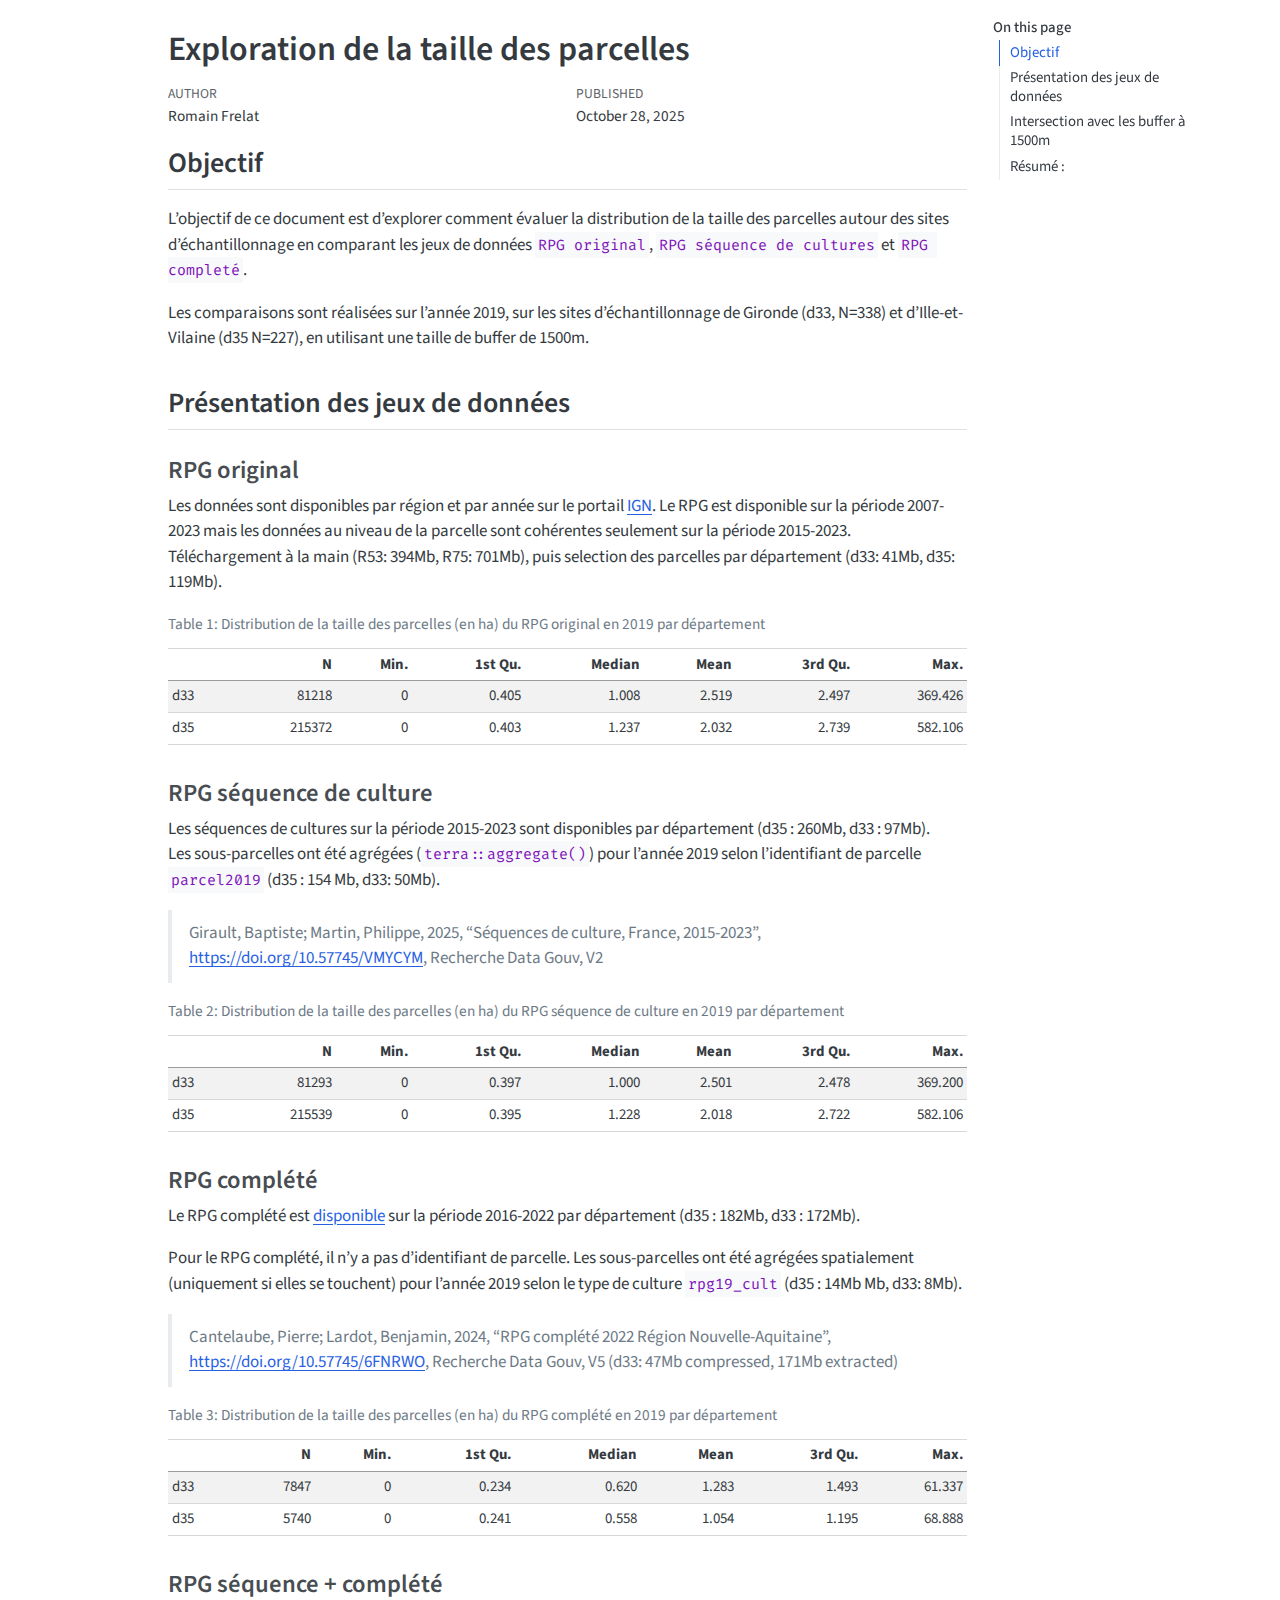
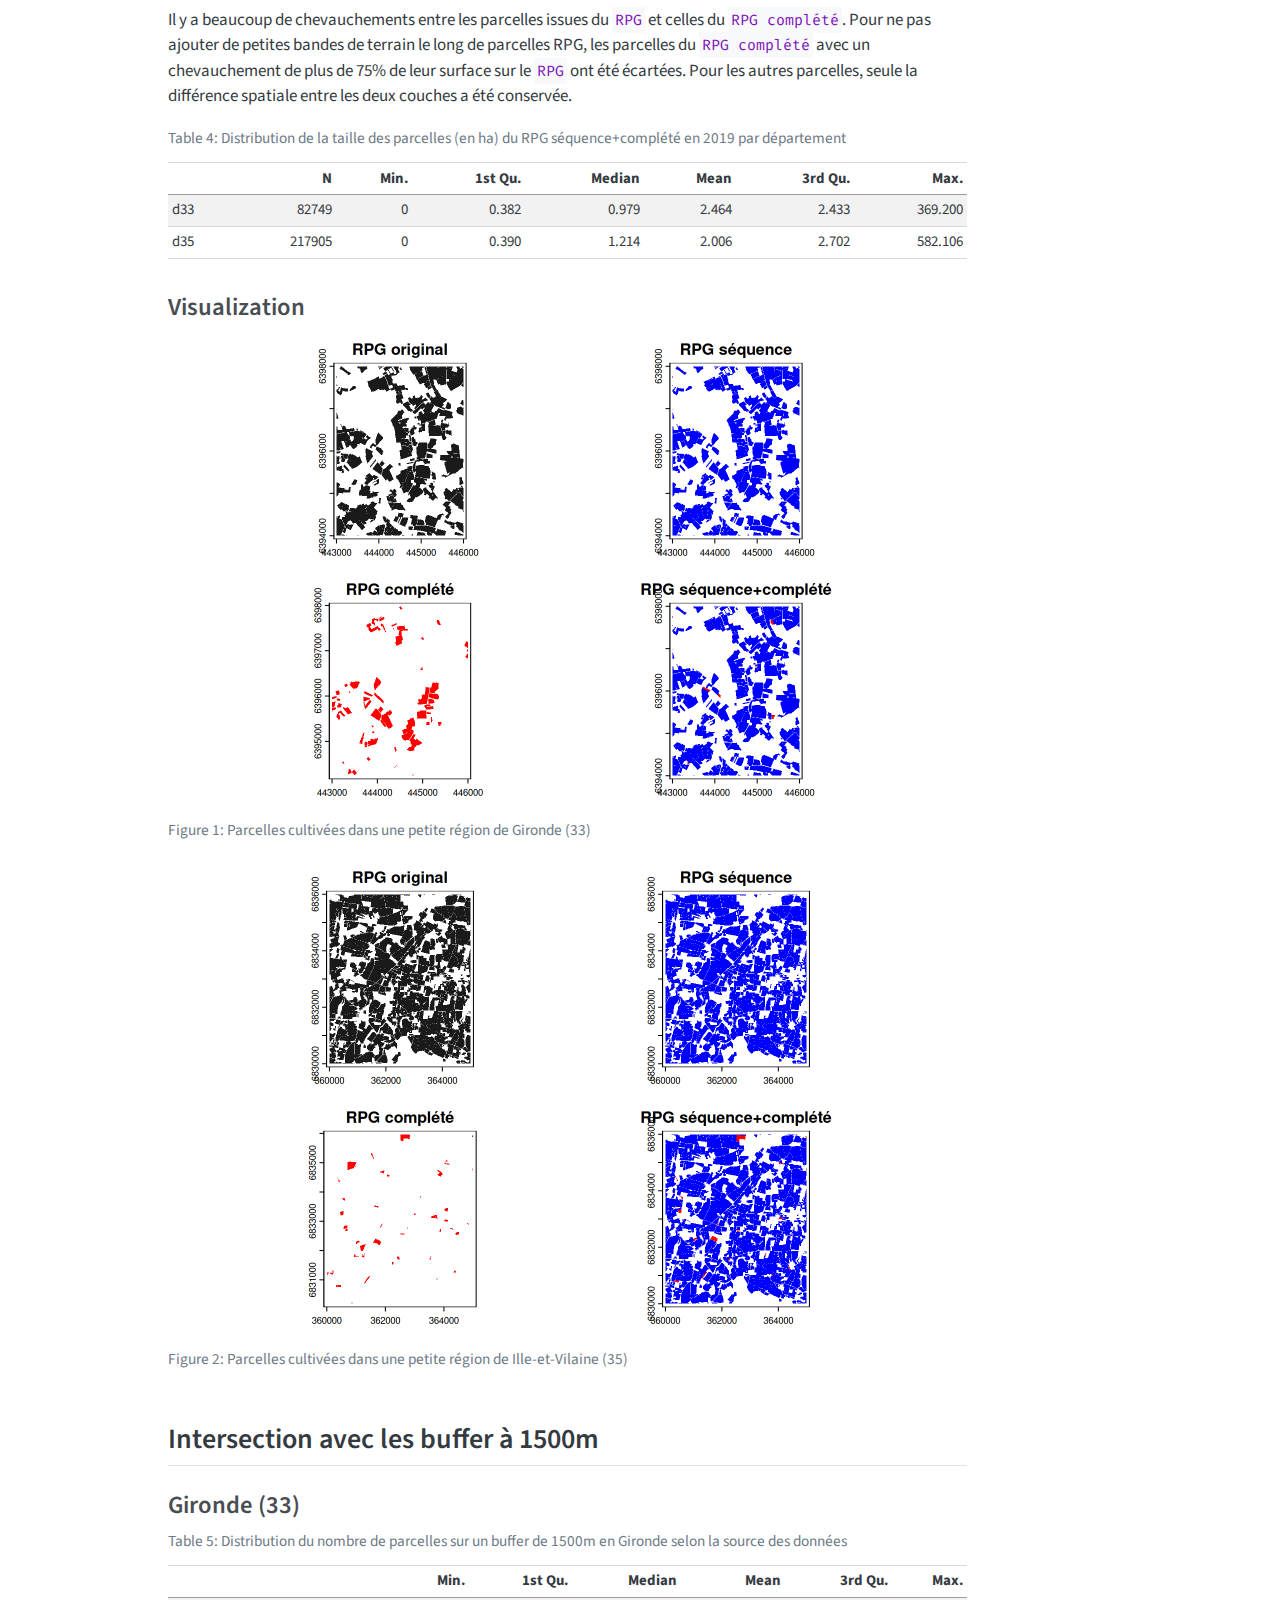
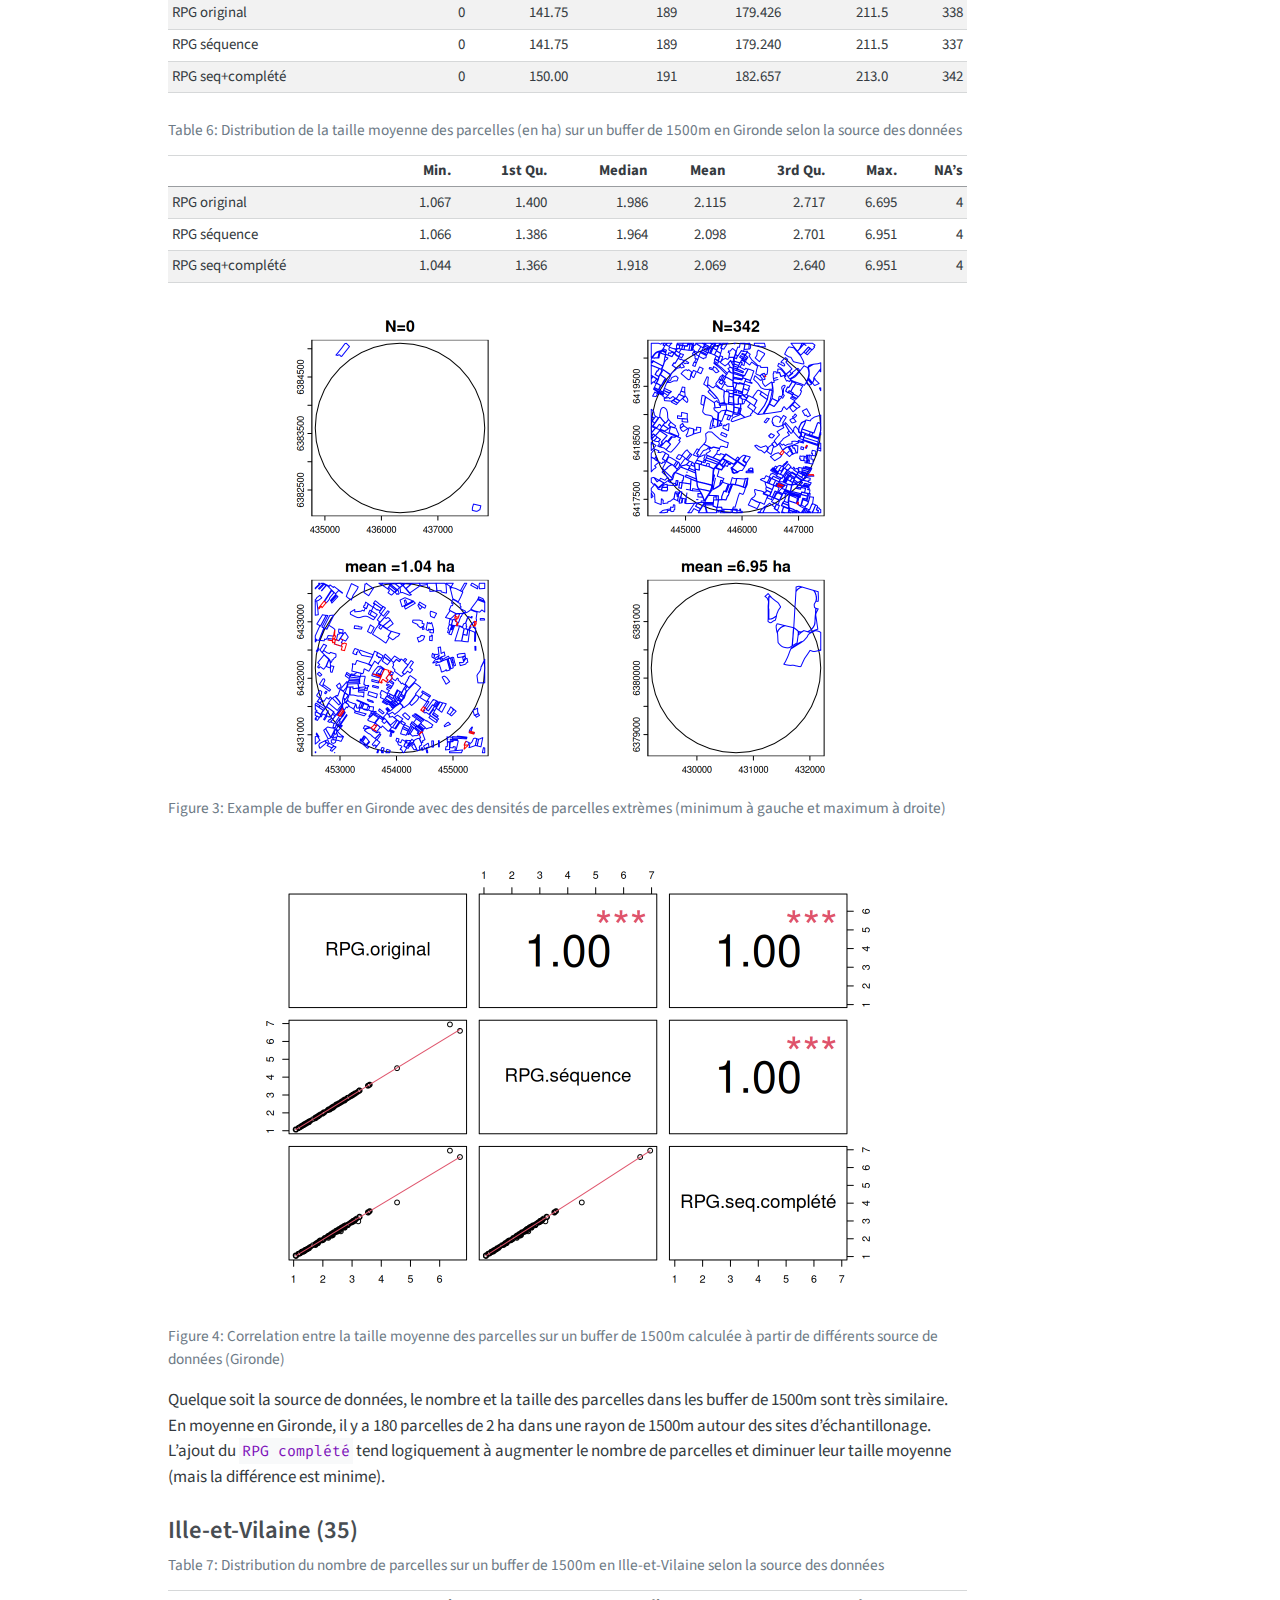
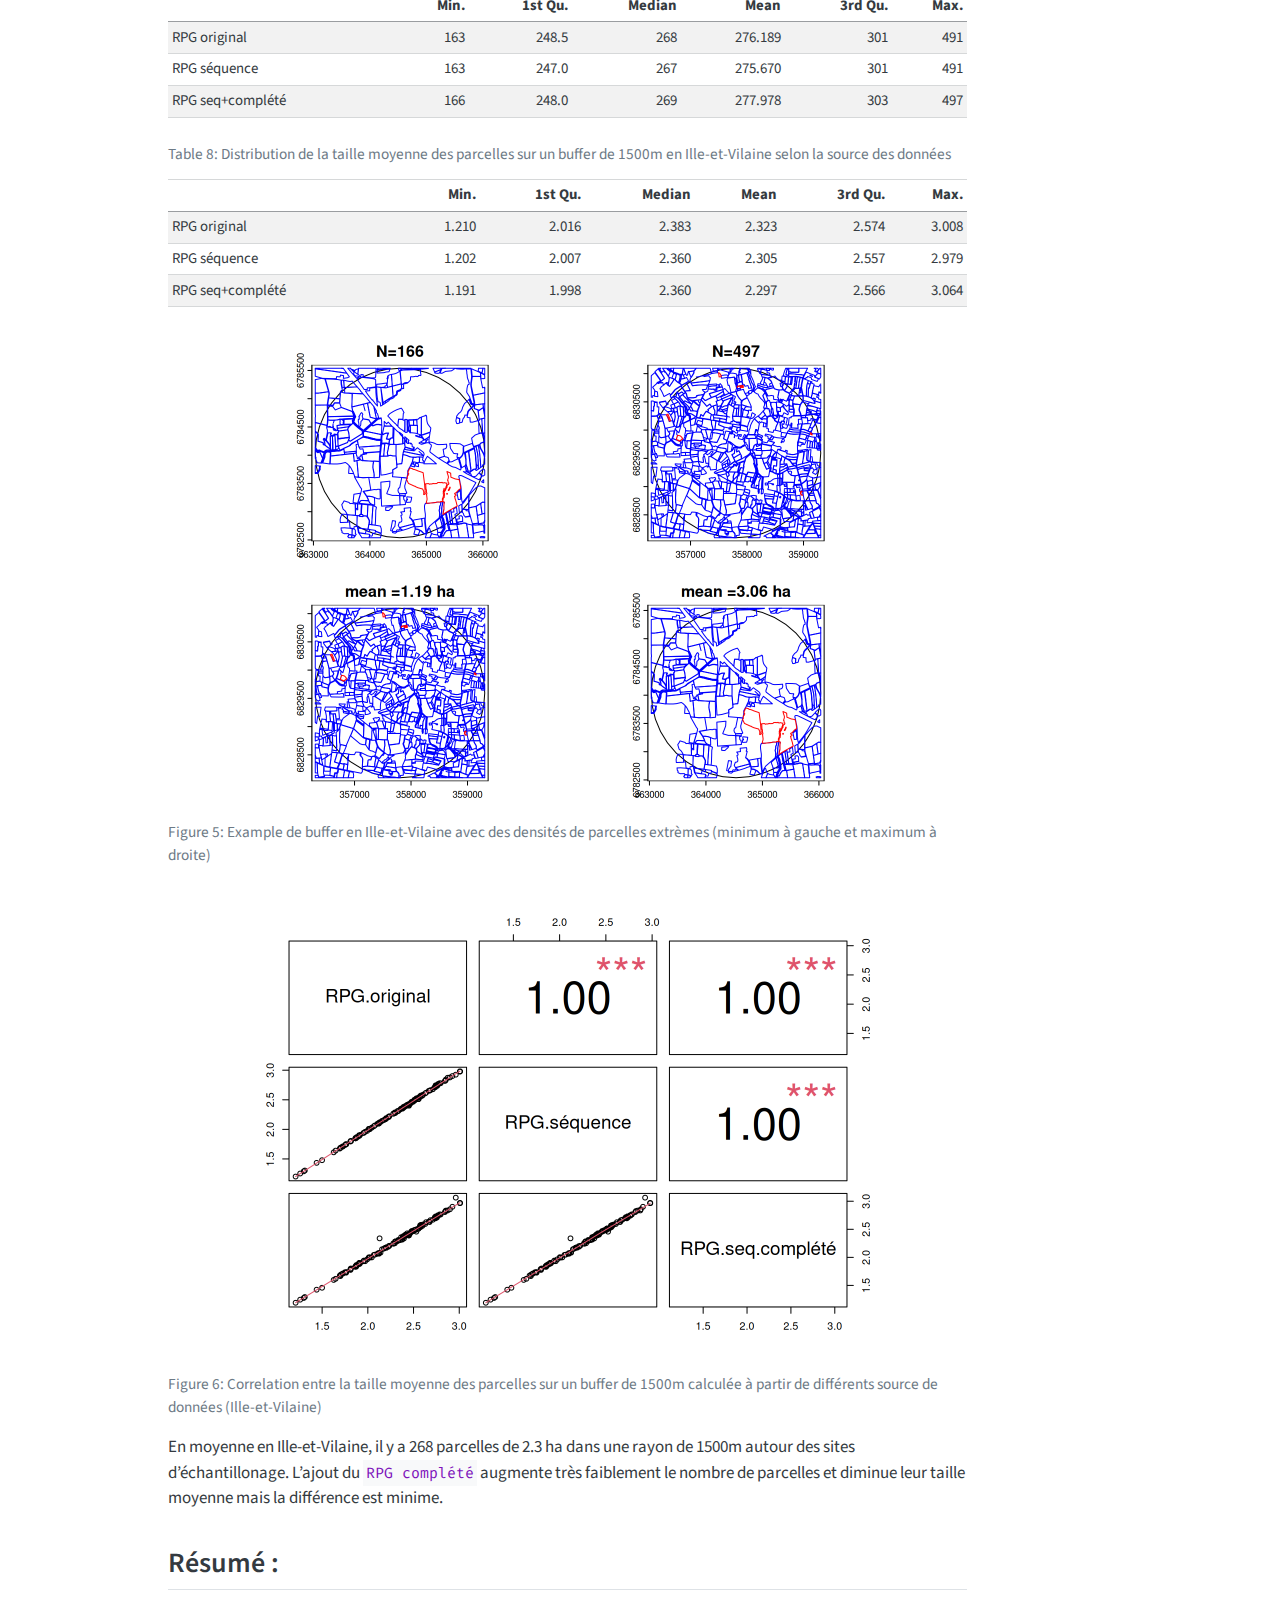
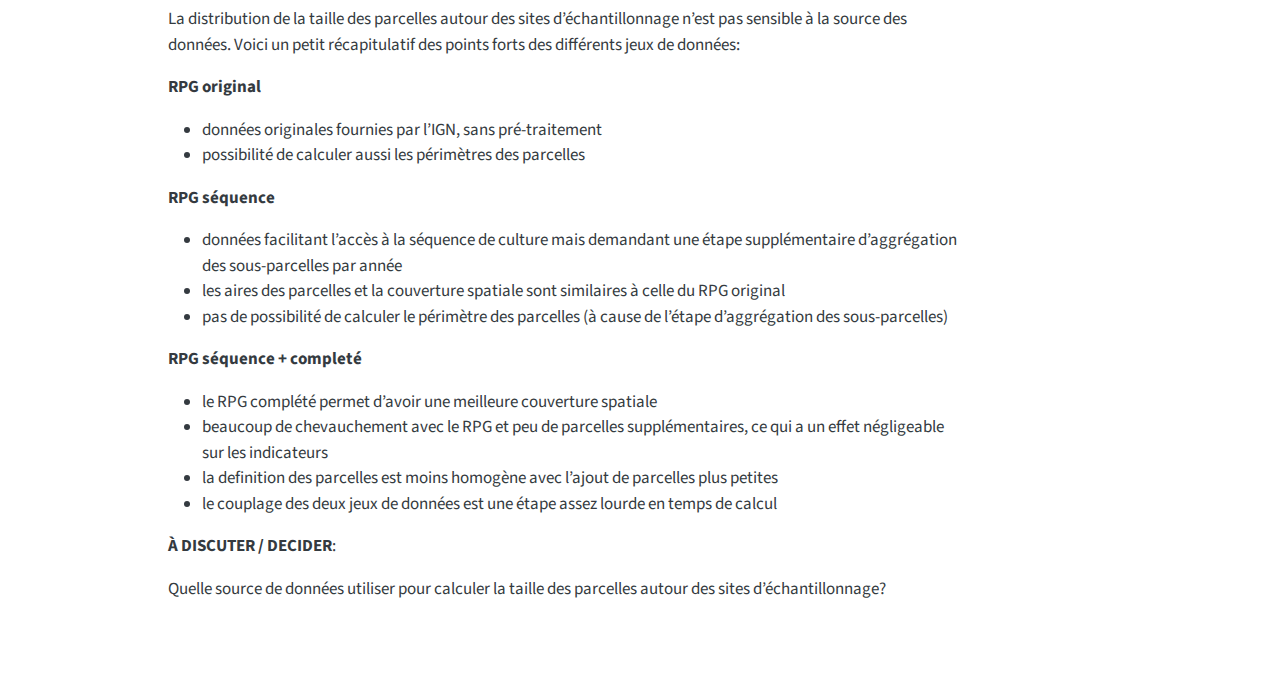
<file: docs/analysis/03_field_size.html>
<!DOCTYPE html>
<html xmlns="http://www.w3.org/1999/xhtml" lang="en" xml:lang="en"><head>

<meta charset="utf-8">
<meta name="generator" content="quarto-1.6.42">

<meta name="viewport" content="width=device-width, initial-scale=1.0, user-scalable=yes">

<meta name="author" content="Romain Frelat">
<meta name="dcterms.date" content="2025-10-28">

<title>Exploration de la taille des parcelles</title>
<style>
code{white-space: pre-wrap;}
span.smallcaps{font-variant: small-caps;}
div.columns{display: flex; gap: min(4vw, 1.5em);}
div.column{flex: auto; overflow-x: auto;}
div.hanging-indent{margin-left: 1.5em; text-indent: -1.5em;}
ul.task-list{list-style: none;}
ul.task-list li input[type="checkbox"] {
  width: 0.8em;
  margin: 0 0.8em 0.2em -1em; /* quarto-specific, see https://github.com/quarto-dev/quarto-cli/issues/4556 */ 
  vertical-align: middle;
}
</style>


<script src="../site_libs/quarto-nav/quarto-nav.js"></script>
<script src="../site_libs/clipboard/clipboard.min.js"></script>
<script src="../site_libs/quarto-search/autocomplete.umd.js"></script>
<script src="../site_libs/quarto-search/fuse.min.js"></script>
<script src="../site_libs/quarto-search/quarto-search.js"></script>
<meta name="quarto:offset" content="../">
<script src="../site_libs/quarto-html/quarto.js"></script>
<script src="../site_libs/quarto-html/popper.min.js"></script>
<script src="../site_libs/quarto-html/tippy.umd.min.js"></script>
<script src="../site_libs/quarto-html/anchor.min.js"></script>
<link href="../site_libs/quarto-html/tippy.css" rel="stylesheet">
<link href="../site_libs/quarto-html/quarto-syntax-highlighting-9ac0fa60fcd2ae55f2ddd9f231fc218f.css" rel="stylesheet" id="quarto-text-highlighting-styles">
<script src="../site_libs/bootstrap/bootstrap.min.js"></script>
<link href="../site_libs/bootstrap/bootstrap-icons.css" rel="stylesheet">
<link href="../site_libs/bootstrap/bootstrap-c9f8864e19c44bc06d5aea6819f2f394.min.css" rel="stylesheet" append-hash="true" id="quarto-bootstrap" data-mode="light">
<script id="quarto-search-options" type="application/json">{
  "location": "sidebar",
  "copy-button": false,
  "collapse-after": 3,
  "panel-placement": "start",
  "type": "textbox",
  "limit": 50,
  "keyboard-shortcut": [
    "f",
    "/",
    "s"
  ],
  "show-item-context": false,
  "language": {
    "search-no-results-text": "No results",
    "search-matching-documents-text": "matching documents",
    "search-copy-link-title": "Copy link to search",
    "search-hide-matches-text": "Hide additional matches",
    "search-more-match-text": "more match in this document",
    "search-more-matches-text": "more matches in this document",
    "search-clear-button-title": "Clear",
    "search-text-placeholder": "",
    "search-detached-cancel-button-title": "Cancel",
    "search-submit-button-title": "Submit",
    "search-label": "Search"
  }
}</script>


</head>

<body>

<div id="quarto-search-results"></div>
<!-- content -->
<div id="quarto-content" class="quarto-container page-columns page-rows-contents page-layout-article">
<!-- sidebar -->
<!-- margin-sidebar -->
    <div id="quarto-margin-sidebar" class="sidebar margin-sidebar">
        <nav id="TOC" role="doc-toc" class="toc-active">
    <h2 id="toc-title">On this page</h2>
   
  <ul>
  <li><a href="#objectif" id="toc-objectif" class="nav-link active" data-scroll-target="#objectif">Objectif</a></li>
  <li><a href="#présentation-des-jeux-de-données" id="toc-présentation-des-jeux-de-données" class="nav-link" data-scroll-target="#présentation-des-jeux-de-données">Présentation des jeux de données</a>
  <ul class="collapse">
  <li><a href="#rpg-original" id="toc-rpg-original" class="nav-link" data-scroll-target="#rpg-original">RPG original</a></li>
  <li><a href="#rpg-séquence-de-culture" id="toc-rpg-séquence-de-culture" class="nav-link" data-scroll-target="#rpg-séquence-de-culture">RPG séquence de culture</a></li>
  <li><a href="#rpg-complété" id="toc-rpg-complété" class="nav-link" data-scroll-target="#rpg-complété">RPG complété</a></li>
  <li><a href="#rpg-séquence-complété" id="toc-rpg-séquence-complété" class="nav-link" data-scroll-target="#rpg-séquence-complété">RPG séquence + complété</a></li>
  <li><a href="#visualization" id="toc-visualization" class="nav-link" data-scroll-target="#visualization">Visualization</a></li>
  </ul></li>
  <li><a href="#intersection-avec-les-buffer-à-1500m" id="toc-intersection-avec-les-buffer-à-1500m" class="nav-link" data-scroll-target="#intersection-avec-les-buffer-à-1500m">Intersection avec les buffer à 1500m</a>
  <ul class="collapse">
  <li><a href="#gironde-33" id="toc-gironde-33" class="nav-link" data-scroll-target="#gironde-33">Gironde (33)</a></li>
  <li><a href="#ille-et-vilaine-35" id="toc-ille-et-vilaine-35" class="nav-link" data-scroll-target="#ille-et-vilaine-35">Ille-et-Vilaine (35)</a></li>
  </ul></li>
  <li><a href="#résumé" id="toc-résumé" class="nav-link" data-scroll-target="#résumé">Résumé :</a></li>
  </ul>
</nav>
    </div>
<!-- main -->
<main class="content" id="quarto-document-content">

<header id="title-block-header" class="quarto-title-block default">
<div class="quarto-title">
<h1 class="title">Exploration de la taille des parcelles</h1>
</div>



<div class="quarto-title-meta">

    <div>
    <div class="quarto-title-meta-heading">Author</div>
    <div class="quarto-title-meta-contents">
             <p>Romain Frelat </p>
          </div>
  </div>
    
    <div>
    <div class="quarto-title-meta-heading">Published</div>
    <div class="quarto-title-meta-contents">
      <p class="date">October 28, 2025</p>
    </div>
  </div>
  
    
  </div>
  


</header>


<section id="objectif" class="level2">
<h2 class="anchored" data-anchor-id="objectif">Objectif</h2>
<p>L’objectif de ce document est d’explorer comment évaluer la distribution de la taille des parcelles autour des sites d’échantillonnage en comparant les jeux de données <code>RPG original</code>, <code>RPG séquence de cultures</code> et <code>RPG completé</code>.</p>
<p>Les comparaisons sont réalisées sur l’année 2019, sur les sites d’échantillonnage de Gironde (d33, N=338) et d’Ille-et-Vilaine (d35 N=227), en utilisant une taille de buffer de 1500m.</p>
</section>
<section id="présentation-des-jeux-de-données" class="level2">
<h2 class="anchored" data-anchor-id="présentation-des-jeux-de-données">Présentation des jeux de données</h2>
<section id="rpg-original" class="level3">
<h3 class="anchored" data-anchor-id="rpg-original">RPG original</h3>
<p>Les données sont disponibles par région et par année sur le portail <a href="https://geoservices.ign.fr/rpg#telechargement">IGN</a>. Le RPG est disponible sur la période 2007-2023 mais les données au niveau de la parcelle sont cohérentes seulement sur la période 2015-2023.<br>
Téléchargement à la main (R53: 394Mb, R75: 701Mb), puis selection des parcelles par département (d33: 41Mb, d35: 119Mb).</p>
<div class="cell">
<div id="tbl-1" class="cell quarto-float quarto-figure quarto-figure-center anchored">
<figure class="quarto-float quarto-float-tbl figure">
<figcaption class="quarto-float-caption-top quarto-float-caption quarto-float-tbl" id="tbl-1-caption-0ceaefa1-69ba-4598-a22c-09a6ac19f8ca">
Table&nbsp;1: Distribution de la taille des parcelles (en ha) du RPG original en 2019 par département
</figcaption>
<div aria-describedby="tbl-1-caption-0ceaefa1-69ba-4598-a22c-09a6ac19f8ca">
<div class="cell-output-display">
<table class="do-not-create-environment cell caption-top table table-sm table-striped small">
<thead>
<tr class="header">
<th style="text-align: left;"></th>
<th style="text-align: right;">N</th>
<th style="text-align: right;">Min.</th>
<th style="text-align: right;">1st Qu.</th>
<th style="text-align: right;">Median</th>
<th style="text-align: right;">Mean</th>
<th style="text-align: right;">3rd Qu.</th>
<th style="text-align: right;">Max.</th>
</tr>
</thead>
<tbody>
<tr class="odd">
<td style="text-align: left;">d33</td>
<td style="text-align: right;">81218</td>
<td style="text-align: right;">0</td>
<td style="text-align: right;">0.405</td>
<td style="text-align: right;">1.008</td>
<td style="text-align: right;">2.519</td>
<td style="text-align: right;">2.497</td>
<td style="text-align: right;">369.426</td>
</tr>
<tr class="even">
<td style="text-align: left;">d35</td>
<td style="text-align: right;">215372</td>
<td style="text-align: right;">0</td>
<td style="text-align: right;">0.403</td>
<td style="text-align: right;">1.237</td>
<td style="text-align: right;">2.032</td>
<td style="text-align: right;">2.739</td>
<td style="text-align: right;">582.106</td>
</tr>
</tbody>
</table>
</div>
</div>
</figure>
</div>
</div>
</section>
<section id="rpg-séquence-de-culture" class="level3">
<h3 class="anchored" data-anchor-id="rpg-séquence-de-culture">RPG séquence de culture</h3>
<p>Les séquences de cultures sur la période 2015-2023 sont disponibles par département (d35 : 260Mb, d33 : 97Mb).<br>
Les sous-parcelles ont été agrégées (<code>terra::aggregate()</code>) pour l’année 2019 selon l’identifiant de parcelle <code>parcel2019</code> (d35 : 154 Mb, d33: 50Mb).</p>
<blockquote class="blockquote">
<p>Girault, Baptiste; Martin, Philippe, 2025, “Séquences de culture, France, 2015-2023”, <a href="https://doi.org/10.57745/VMYCYM" class="uri">https://doi.org/10.57745/VMYCYM</a>, Recherche Data Gouv, V2</p>
</blockquote>
<div class="cell">
<div id="tbl-2" class="cell quarto-float quarto-figure quarto-figure-center anchored">
<figure class="quarto-float quarto-float-tbl figure">
<figcaption class="quarto-float-caption-top quarto-float-caption quarto-float-tbl" id="tbl-2-caption-0ceaefa1-69ba-4598-a22c-09a6ac19f8ca">
Table&nbsp;2: Distribution de la taille des parcelles (en ha) du RPG séquence de culture en 2019 par département
</figcaption>
<div aria-describedby="tbl-2-caption-0ceaefa1-69ba-4598-a22c-09a6ac19f8ca">
<div class="cell-output-display">
<table class="do-not-create-environment cell caption-top table table-sm table-striped small">
<thead>
<tr class="header">
<th style="text-align: left;"></th>
<th style="text-align: right;">N</th>
<th style="text-align: right;">Min.</th>
<th style="text-align: right;">1st Qu.</th>
<th style="text-align: right;">Median</th>
<th style="text-align: right;">Mean</th>
<th style="text-align: right;">3rd Qu.</th>
<th style="text-align: right;">Max.</th>
</tr>
</thead>
<tbody>
<tr class="odd">
<td style="text-align: left;">d33</td>
<td style="text-align: right;">81293</td>
<td style="text-align: right;">0</td>
<td style="text-align: right;">0.397</td>
<td style="text-align: right;">1.000</td>
<td style="text-align: right;">2.501</td>
<td style="text-align: right;">2.478</td>
<td style="text-align: right;">369.200</td>
</tr>
<tr class="even">
<td style="text-align: left;">d35</td>
<td style="text-align: right;">215539</td>
<td style="text-align: right;">0</td>
<td style="text-align: right;">0.395</td>
<td style="text-align: right;">1.228</td>
<td style="text-align: right;">2.018</td>
<td style="text-align: right;">2.722</td>
<td style="text-align: right;">582.106</td>
</tr>
</tbody>
</table>
</div>
</div>
</figure>
</div>
</div>
</section>
<section id="rpg-complété" class="level3">
<h3 class="anchored" data-anchor-id="rpg-complété">RPG complété</h3>
<p>Le RPG complété est <a href="https://entrepot.recherche.data.gouv.fr/dataverse/rpg_complete_2022">disponible</a> sur la période 2016-2022 par département (d35 : 182Mb, d33 : 172Mb).</p>
<p>Pour le RPG complété, il n’y a pas d’identifiant de parcelle. Les sous-parcelles ont été agrégées spatialement (uniquement si elles se touchent) pour l’année 2019 selon le type de culture <code>rpg19_cult</code> (d35 : 14Mb Mb, d33: 8Mb).</p>
<blockquote class="blockquote">
<p>Cantelaube, Pierre; Lardot, Benjamin, 2024, “RPG complété 2022 Région Nouvelle-Aquitaine”, <a href="https://doi.org/10.57745/6FNRWO" class="uri">https://doi.org/10.57745/6FNRWO</a>, Recherche Data Gouv, V5 (d33: 47Mb compressed, 171Mb extracted)</p>
</blockquote>
<div class="cell">
<div id="tbl-3" class="cell quarto-float quarto-figure quarto-figure-center anchored">
<figure class="quarto-float quarto-float-tbl figure">
<figcaption class="quarto-float-caption-top quarto-float-caption quarto-float-tbl" id="tbl-3-caption-0ceaefa1-69ba-4598-a22c-09a6ac19f8ca">
Table&nbsp;3: Distribution de la taille des parcelles (en ha) du RPG complété en 2019 par département
</figcaption>
<div aria-describedby="tbl-3-caption-0ceaefa1-69ba-4598-a22c-09a6ac19f8ca">
<div class="cell-output-display">
<table class="do-not-create-environment cell caption-top table table-sm table-striped small">
<thead>
<tr class="header">
<th style="text-align: left;"></th>
<th style="text-align: right;">N</th>
<th style="text-align: right;">Min.</th>
<th style="text-align: right;">1st Qu.</th>
<th style="text-align: right;">Median</th>
<th style="text-align: right;">Mean</th>
<th style="text-align: right;">3rd Qu.</th>
<th style="text-align: right;">Max.</th>
</tr>
</thead>
<tbody>
<tr class="odd">
<td style="text-align: left;">d33</td>
<td style="text-align: right;">7847</td>
<td style="text-align: right;">0</td>
<td style="text-align: right;">0.234</td>
<td style="text-align: right;">0.620</td>
<td style="text-align: right;">1.283</td>
<td style="text-align: right;">1.493</td>
<td style="text-align: right;">61.337</td>
</tr>
<tr class="even">
<td style="text-align: left;">d35</td>
<td style="text-align: right;">5740</td>
<td style="text-align: right;">0</td>
<td style="text-align: right;">0.241</td>
<td style="text-align: right;">0.558</td>
<td style="text-align: right;">1.054</td>
<td style="text-align: right;">1.195</td>
<td style="text-align: right;">68.888</td>
</tr>
</tbody>
</table>
</div>
</div>
</figure>
</div>
</div>
</section>
<section id="rpg-séquence-complété" class="level3">
<h3 class="anchored" data-anchor-id="rpg-séquence-complété">RPG séquence + complété</h3>
<p>Il y a beaucoup de chevauchements entre les parcelles issues du <code>RPG</code> et celles du <code>RPG complété</code>. Pour ne pas ajouter de petites bandes de terrain le long de parcelles RPG, les parcelles du <code>RPG complété</code> avec un chevauchement de plus de 75% de leur surface sur le <code>RPG</code> ont été écartées. Pour les autres parcelles, seule la différence spatiale entre les deux couches a été conservée.</p>
<div class="cell">
<div id="tbl-4" class="cell quarto-float quarto-figure quarto-figure-center anchored">
<figure class="quarto-float quarto-float-tbl figure">
<figcaption class="quarto-float-caption-top quarto-float-caption quarto-float-tbl" id="tbl-4-caption-0ceaefa1-69ba-4598-a22c-09a6ac19f8ca">
Table&nbsp;4: Distribution de la taille des parcelles (en ha) du RPG séquence+complété en 2019 par département
</figcaption>
<div aria-describedby="tbl-4-caption-0ceaefa1-69ba-4598-a22c-09a6ac19f8ca">
<div class="cell-output-display">
<table class="do-not-create-environment cell caption-top table table-sm table-striped small">
<thead>
<tr class="header">
<th style="text-align: left;"></th>
<th style="text-align: right;">N</th>
<th style="text-align: right;">Min.</th>
<th style="text-align: right;">1st Qu.</th>
<th style="text-align: right;">Median</th>
<th style="text-align: right;">Mean</th>
<th style="text-align: right;">3rd Qu.</th>
<th style="text-align: right;">Max.</th>
</tr>
</thead>
<tbody>
<tr class="odd">
<td style="text-align: left;">d33</td>
<td style="text-align: right;">82749</td>
<td style="text-align: right;">0</td>
<td style="text-align: right;">0.382</td>
<td style="text-align: right;">0.979</td>
<td style="text-align: right;">2.464</td>
<td style="text-align: right;">2.433</td>
<td style="text-align: right;">369.200</td>
</tr>
<tr class="even">
<td style="text-align: left;">d35</td>
<td style="text-align: right;">217905</td>
<td style="text-align: right;">0</td>
<td style="text-align: right;">0.390</td>
<td style="text-align: right;">1.214</td>
<td style="text-align: right;">2.006</td>
<td style="text-align: right;">2.702</td>
<td style="text-align: right;">582.106</td>
</tr>
</tbody>
</table>
</div>
</div>
</figure>
</div>
</div>
</section>
<section id="visualization" class="level3">
<h3 class="anchored" data-anchor-id="visualization">Visualization</h3>
<div class="cell">
<div class="cell-output-display">
<div id="fig-1" class="quarto-float quarto-figure quarto-figure-center anchored">
<figure class="quarto-float quarto-float-fig figure">
<div aria-describedby="fig-1-caption-0ceaefa1-69ba-4598-a22c-09a6ac19f8ca">
<img src="03_field_size_files/figure-html/fig-1-1.png" class="img-fluid figure-img" width="672">
</div>
<figcaption class="quarto-float-caption-bottom quarto-float-caption quarto-float-fig" id="fig-1-caption-0ceaefa1-69ba-4598-a22c-09a6ac19f8ca">
Figure&nbsp;1: Parcelles cultivées dans une petite région de Gironde (33)
</figcaption>
</figure>
</div>
</div>
</div>
<div class="cell">
<div class="cell-output-display">
<div id="fig-2" class="quarto-float quarto-figure quarto-figure-center anchored">
<figure class="quarto-float quarto-float-fig figure">
<div aria-describedby="fig-2-caption-0ceaefa1-69ba-4598-a22c-09a6ac19f8ca">
<img src="03_field_size_files/figure-html/fig-2-1.png" class="img-fluid figure-img" width="672">
</div>
<figcaption class="quarto-float-caption-bottom quarto-float-caption quarto-float-fig" id="fig-2-caption-0ceaefa1-69ba-4598-a22c-09a6ac19f8ca">
Figure&nbsp;2: Parcelles cultivées dans une petite région de Ille-et-Vilaine (35)
</figcaption>
</figure>
</div>
</div>
</div>
</section>
</section>
<section id="intersection-avec-les-buffer-à-1500m" class="level2">
<h2 class="anchored" data-anchor-id="intersection-avec-les-buffer-à-1500m">Intersection avec les buffer à 1500m</h2>
<section id="gironde-33" class="level3">
<h3 class="anchored" data-anchor-id="gironde-33">Gironde (33)</h3>
<div class="cell">
<div id="tbl-5" class="cell quarto-float quarto-figure quarto-figure-center anchored">
<figure class="quarto-float quarto-float-tbl figure">
<figcaption class="quarto-float-caption-top quarto-float-caption quarto-float-tbl" id="tbl-5-caption-0ceaefa1-69ba-4598-a22c-09a6ac19f8ca">
Table&nbsp;5: Distribution du nombre de parcelles sur un buffer de 1500m en Gironde selon la source des données
</figcaption>
<div aria-describedby="tbl-5-caption-0ceaefa1-69ba-4598-a22c-09a6ac19f8ca">
<div class="cell-output-display">
<table class="do-not-create-environment cell caption-top table table-sm table-striped small">
<thead>
<tr class="header">
<th style="text-align: left;"></th>
<th style="text-align: right;">Min.</th>
<th style="text-align: right;">1st Qu.</th>
<th style="text-align: right;">Median</th>
<th style="text-align: right;">Mean</th>
<th style="text-align: right;">3rd Qu.</th>
<th style="text-align: right;">Max.</th>
</tr>
</thead>
<tbody>
<tr class="odd">
<td style="text-align: left;">RPG original</td>
<td style="text-align: right;">0</td>
<td style="text-align: right;">141.75</td>
<td style="text-align: right;">189</td>
<td style="text-align: right;">179.426</td>
<td style="text-align: right;">211.5</td>
<td style="text-align: right;">338</td>
</tr>
<tr class="even">
<td style="text-align: left;">RPG séquence</td>
<td style="text-align: right;">0</td>
<td style="text-align: right;">141.75</td>
<td style="text-align: right;">189</td>
<td style="text-align: right;">179.240</td>
<td style="text-align: right;">211.5</td>
<td style="text-align: right;">337</td>
</tr>
<tr class="odd">
<td style="text-align: left;">RPG seq+complété</td>
<td style="text-align: right;">0</td>
<td style="text-align: right;">150.00</td>
<td style="text-align: right;">191</td>
<td style="text-align: right;">182.657</td>
<td style="text-align: right;">213.0</td>
<td style="text-align: right;">342</td>
</tr>
</tbody>
</table>
</div>
</div>
</figure>
</div>
</div>
<div class="cell">
<div id="tbl-6" class="cell quarto-float quarto-figure quarto-figure-center anchored">
<figure class="quarto-float quarto-float-tbl figure">
<figcaption class="quarto-float-caption-top quarto-float-caption quarto-float-tbl" id="tbl-6-caption-0ceaefa1-69ba-4598-a22c-09a6ac19f8ca">
Table&nbsp;6: Distribution de la taille moyenne des parcelles (en ha) sur un buffer de 1500m en Gironde selon la source des données
</figcaption>
<div aria-describedby="tbl-6-caption-0ceaefa1-69ba-4598-a22c-09a6ac19f8ca">
<div class="cell-output-display">
<table class="do-not-create-environment cell caption-top table table-sm table-striped small">
<thead>
<tr class="header">
<th style="text-align: left;"></th>
<th style="text-align: right;">Min.</th>
<th style="text-align: right;">1st Qu.</th>
<th style="text-align: right;">Median</th>
<th style="text-align: right;">Mean</th>
<th style="text-align: right;">3rd Qu.</th>
<th style="text-align: right;">Max.</th>
<th style="text-align: right;">NA’s</th>
</tr>
</thead>
<tbody>
<tr class="odd">
<td style="text-align: left;">RPG original</td>
<td style="text-align: right;">1.067</td>
<td style="text-align: right;">1.400</td>
<td style="text-align: right;">1.986</td>
<td style="text-align: right;">2.115</td>
<td style="text-align: right;">2.717</td>
<td style="text-align: right;">6.695</td>
<td style="text-align: right;">4</td>
</tr>
<tr class="even">
<td style="text-align: left;">RPG séquence</td>
<td style="text-align: right;">1.066</td>
<td style="text-align: right;">1.386</td>
<td style="text-align: right;">1.964</td>
<td style="text-align: right;">2.098</td>
<td style="text-align: right;">2.701</td>
<td style="text-align: right;">6.951</td>
<td style="text-align: right;">4</td>
</tr>
<tr class="odd">
<td style="text-align: left;">RPG seq+complété</td>
<td style="text-align: right;">1.044</td>
<td style="text-align: right;">1.366</td>
<td style="text-align: right;">1.918</td>
<td style="text-align: right;">2.069</td>
<td style="text-align: right;">2.640</td>
<td style="text-align: right;">6.951</td>
<td style="text-align: right;">4</td>
</tr>
</tbody>
</table>
</div>
</div>
</figure>
</div>
</div>
<div class="cell">
<div class="cell-output-display">
<div id="fig-3" class="quarto-float quarto-figure quarto-figure-center anchored">
<figure class="quarto-float quarto-float-fig figure">
<div aria-describedby="fig-3-caption-0ceaefa1-69ba-4598-a22c-09a6ac19f8ca">
<img src="03_field_size_files/figure-html/fig-3-1.png" class="img-fluid figure-img" width="672">
</div>
<figcaption class="quarto-float-caption-bottom quarto-float-caption quarto-float-fig" id="fig-3-caption-0ceaefa1-69ba-4598-a22c-09a6ac19f8ca">
Figure&nbsp;3: Example de buffer en Gironde avec des densités de parcelles extrèmes (minimum à gauche et maximum à droite)
</figcaption>
</figure>
</div>
</div>
</div>
<div class="cell">
<div class="cell-output-display">
<div id="fig-4" class="quarto-float quarto-figure quarto-figure-center anchored">
<figure class="quarto-float quarto-float-fig figure">
<div aria-describedby="fig-4-caption-0ceaefa1-69ba-4598-a22c-09a6ac19f8ca">
<img src="03_field_size_files/figure-html/fig-4-1.png" class="img-fluid figure-img" width="672">
</div>
<figcaption class="quarto-float-caption-bottom quarto-float-caption quarto-float-fig" id="fig-4-caption-0ceaefa1-69ba-4598-a22c-09a6ac19f8ca">
Figure&nbsp;4: Correlation entre la taille moyenne des parcelles sur un buffer de 1500m calculée à partir de différents source de données (Gironde)
</figcaption>
</figure>
</div>
</div>
</div>
<p>Quelque soit la source de données, le nombre et la taille des parcelles dans les buffer de 1500m sont très similaire. En moyenne en Gironde, il y a 180 parcelles de 2 ha dans une rayon de 1500m autour des sites d’échantillonage. L’ajout du <code>RPG complété</code> tend logiquement à augmenter le nombre de parcelles et diminuer leur taille moyenne (mais la différence est minime).</p>
</section>
<section id="ille-et-vilaine-35" class="level3">
<h3 class="anchored" data-anchor-id="ille-et-vilaine-35">Ille-et-Vilaine (35)</h3>
<div class="cell">
<div id="tbl-7" class="cell quarto-float quarto-figure quarto-figure-center anchored">
<figure class="quarto-float quarto-float-tbl figure">
<figcaption class="quarto-float-caption-top quarto-float-caption quarto-float-tbl" id="tbl-7-caption-0ceaefa1-69ba-4598-a22c-09a6ac19f8ca">
Table&nbsp;7: Distribution du nombre de parcelles sur un buffer de 1500m en Ille-et-Vilaine selon la source des données
</figcaption>
<div aria-describedby="tbl-7-caption-0ceaefa1-69ba-4598-a22c-09a6ac19f8ca">
<div class="cell-output-display">
<table class="do-not-create-environment cell caption-top table table-sm table-striped small">
<thead>
<tr class="header">
<th style="text-align: left;"></th>
<th style="text-align: right;">Min.</th>
<th style="text-align: right;">1st Qu.</th>
<th style="text-align: right;">Median</th>
<th style="text-align: right;">Mean</th>
<th style="text-align: right;">3rd Qu.</th>
<th style="text-align: right;">Max.</th>
</tr>
</thead>
<tbody>
<tr class="odd">
<td style="text-align: left;">RPG original</td>
<td style="text-align: right;">163</td>
<td style="text-align: right;">248.5</td>
<td style="text-align: right;">268</td>
<td style="text-align: right;">276.189</td>
<td style="text-align: right;">301</td>
<td style="text-align: right;">491</td>
</tr>
<tr class="even">
<td style="text-align: left;">RPG séquence</td>
<td style="text-align: right;">163</td>
<td style="text-align: right;">247.0</td>
<td style="text-align: right;">267</td>
<td style="text-align: right;">275.670</td>
<td style="text-align: right;">301</td>
<td style="text-align: right;">491</td>
</tr>
<tr class="odd">
<td style="text-align: left;">RPG seq+complété</td>
<td style="text-align: right;">166</td>
<td style="text-align: right;">248.0</td>
<td style="text-align: right;">269</td>
<td style="text-align: right;">277.978</td>
<td style="text-align: right;">303</td>
<td style="text-align: right;">497</td>
</tr>
</tbody>
</table>
</div>
</div>
</figure>
</div>
</div>
<div class="cell">
<div id="tbl-8" class="cell quarto-float quarto-figure quarto-figure-center anchored">
<figure class="quarto-float quarto-float-tbl figure">
<figcaption class="quarto-float-caption-top quarto-float-caption quarto-float-tbl" id="tbl-8-caption-0ceaefa1-69ba-4598-a22c-09a6ac19f8ca">
Table&nbsp;8: Distribution de la taille moyenne des parcelles sur un buffer de 1500m en Ille-et-Vilaine selon la source des données
</figcaption>
<div aria-describedby="tbl-8-caption-0ceaefa1-69ba-4598-a22c-09a6ac19f8ca">
<div class="cell-output-display">
<table class="do-not-create-environment cell caption-top table table-sm table-striped small">
<thead>
<tr class="header">
<th style="text-align: left;"></th>
<th style="text-align: right;">Min.</th>
<th style="text-align: right;">1st Qu.</th>
<th style="text-align: right;">Median</th>
<th style="text-align: right;">Mean</th>
<th style="text-align: right;">3rd Qu.</th>
<th style="text-align: right;">Max.</th>
</tr>
</thead>
<tbody>
<tr class="odd">
<td style="text-align: left;">RPG original</td>
<td style="text-align: right;">1.210</td>
<td style="text-align: right;">2.016</td>
<td style="text-align: right;">2.383</td>
<td style="text-align: right;">2.323</td>
<td style="text-align: right;">2.574</td>
<td style="text-align: right;">3.008</td>
</tr>
<tr class="even">
<td style="text-align: left;">RPG séquence</td>
<td style="text-align: right;">1.202</td>
<td style="text-align: right;">2.007</td>
<td style="text-align: right;">2.360</td>
<td style="text-align: right;">2.305</td>
<td style="text-align: right;">2.557</td>
<td style="text-align: right;">2.979</td>
</tr>
<tr class="odd">
<td style="text-align: left;">RPG seq+complété</td>
<td style="text-align: right;">1.191</td>
<td style="text-align: right;">1.998</td>
<td style="text-align: right;">2.360</td>
<td style="text-align: right;">2.297</td>
<td style="text-align: right;">2.566</td>
<td style="text-align: right;">3.064</td>
</tr>
</tbody>
</table>
</div>
</div>
</figure>
</div>
</div>
<div class="cell">
<div class="cell-output-display">
<div id="fig-5" class="quarto-float quarto-figure quarto-figure-center anchored">
<figure class="quarto-float quarto-float-fig figure">
<div aria-describedby="fig-5-caption-0ceaefa1-69ba-4598-a22c-09a6ac19f8ca">
<img src="03_field_size_files/figure-html/fig-5-1.png" class="img-fluid figure-img" width="672">
</div>
<figcaption class="quarto-float-caption-bottom quarto-float-caption quarto-float-fig" id="fig-5-caption-0ceaefa1-69ba-4598-a22c-09a6ac19f8ca">
Figure&nbsp;5: Example de buffer en Ille-et-Vilaine avec des densités de parcelles extrèmes (minimum à gauche et maximum à droite)
</figcaption>
</figure>
</div>
</div>
</div>
<div class="cell">
<div class="cell-output-display">
<div id="fig-6" class="quarto-float quarto-figure quarto-figure-center anchored">
<figure class="quarto-float quarto-float-fig figure">
<div aria-describedby="fig-6-caption-0ceaefa1-69ba-4598-a22c-09a6ac19f8ca">
<img src="03_field_size_files/figure-html/fig-6-1.png" class="img-fluid figure-img" width="672">
</div>
<figcaption class="quarto-float-caption-bottom quarto-float-caption quarto-float-fig" id="fig-6-caption-0ceaefa1-69ba-4598-a22c-09a6ac19f8ca">
Figure&nbsp;6: Correlation entre la taille moyenne des parcelles sur un buffer de 1500m calculée à partir de différents source de données (Ille-et-Vilaine)
</figcaption>
</figure>
</div>
</div>
</div>
<p>En moyenne en Ille-et-Vilaine, il y a 268 parcelles de 2.3 ha dans une rayon de 1500m autour des sites d’échantillonage. L’ajout du <code>RPG complété</code> augmente très faiblement le nombre de parcelles et diminue leur taille moyenne mais la différence est minime.</p>
</section>
</section>
<section id="résumé" class="level2">
<h2 class="anchored" data-anchor-id="résumé">Résumé :</h2>
<p>La distribution de la taille des parcelles autour des sites d’échantillonnage n’est pas sensible à la source des données. Voici un petit récapitulatif des points forts des différents jeux de données:</p>
<p><strong>RPG original</strong></p>
<ul>
<li>données originales fournies par l’IGN, sans pré-traitement</li>
<li>possibilité de calculer aussi les périmètres des parcelles</li>
</ul>
<p><strong>RPG séquence</strong></p>
<ul>
<li>données facilitant l’accès à la séquence de culture mais demandant une étape supplémentaire d’aggrégation des sous-parcelles par année</li>
<li>les aires des parcelles et la couverture spatiale sont similaires à celle du RPG original</li>
<li>pas de possibilité de calculer le périmètre des parcelles (à cause de l’étape d’aggrégation des sous-parcelles)</li>
</ul>
<p><strong>RPG séquence + completé</strong></p>
<ul>
<li>le RPG complété permet d’avoir une meilleure couverture spatiale<br>
</li>
<li>beaucoup de chevauchement avec le RPG et peu de parcelles supplémentaires, ce qui a un effet négligeable sur les indicateurs</li>
<li>la definition des parcelles est moins homogène avec l’ajout de parcelles plus petites</li>
<li>le couplage des deux jeux de données est une étape assez lourde en temps de calcul</li>
</ul>
<p><strong>À DISCUTER / DECIDER</strong>:</p>
<p>Quelle source de données utiliser pour calculer la taille des parcelles autour des sites d’échantillonnage?</p>


</section>

</main> <!-- /main -->
<script id="quarto-html-after-body" type="application/javascript">
window.document.addEventListener("DOMContentLoaded", function (event) {
  const toggleBodyColorMode = (bsSheetEl) => {
    const mode = bsSheetEl.getAttribute("data-mode");
    const bodyEl = window.document.querySelector("body");
    if (mode === "dark") {
      bodyEl.classList.add("quarto-dark");
      bodyEl.classList.remove("quarto-light");
    } else {
      bodyEl.classList.add("quarto-light");
      bodyEl.classList.remove("quarto-dark");
    }
  }
  const toggleBodyColorPrimary = () => {
    const bsSheetEl = window.document.querySelector("link#quarto-bootstrap");
    if (bsSheetEl) {
      toggleBodyColorMode(bsSheetEl);
    }
  }
  toggleBodyColorPrimary();  
  const icon = "";
  const anchorJS = new window.AnchorJS();
  anchorJS.options = {
    placement: 'right',
    icon: icon
  };
  anchorJS.add('.anchored');
  const isCodeAnnotation = (el) => {
    for (const clz of el.classList) {
      if (clz.startsWith('code-annotation-')) {                     
        return true;
      }
    }
    return false;
  }
  const onCopySuccess = function(e) {
    // button target
    const button = e.trigger;
    // don't keep focus
    button.blur();
    // flash "checked"
    button.classList.add('code-copy-button-checked');
    var currentTitle = button.getAttribute("title");
    button.setAttribute("title", "Copied!");
    let tooltip;
    if (window.bootstrap) {
      button.setAttribute("data-bs-toggle", "tooltip");
      button.setAttribute("data-bs-placement", "left");
      button.setAttribute("data-bs-title", "Copied!");
      tooltip = new bootstrap.Tooltip(button, 
        { trigger: "manual", 
          customClass: "code-copy-button-tooltip",
          offset: [0, -8]});
      tooltip.show();    
    }
    setTimeout(function() {
      if (tooltip) {
        tooltip.hide();
        button.removeAttribute("data-bs-title");
        button.removeAttribute("data-bs-toggle");
        button.removeAttribute("data-bs-placement");
      }
      button.setAttribute("title", currentTitle);
      button.classList.remove('code-copy-button-checked');
    }, 1000);
    // clear code selection
    e.clearSelection();
  }
  const getTextToCopy = function(trigger) {
      const codeEl = trigger.previousElementSibling.cloneNode(true);
      for (const childEl of codeEl.children) {
        if (isCodeAnnotation(childEl)) {
          childEl.remove();
        }
      }
      return codeEl.innerText;
  }
  const clipboard = new window.ClipboardJS('.code-copy-button:not([data-in-quarto-modal])', {
    text: getTextToCopy
  });
  clipboard.on('success', onCopySuccess);
  if (window.document.getElementById('quarto-embedded-source-code-modal')) {
    const clipboardModal = new window.ClipboardJS('.code-copy-button[data-in-quarto-modal]', {
      text: getTextToCopy,
      container: window.document.getElementById('quarto-embedded-source-code-modal')
    });
    clipboardModal.on('success', onCopySuccess);
  }
    var localhostRegex = new RegExp(/^(?:http|https):\/\/localhost\:?[0-9]*\//);
    var mailtoRegex = new RegExp(/^mailto:/);
      var filterRegex = new RegExp('/' + window.location.host + '/');
    var isInternal = (href) => {
        return filterRegex.test(href) || localhostRegex.test(href) || mailtoRegex.test(href);
    }
    // Inspect non-navigation links and adorn them if external
 	var links = window.document.querySelectorAll('a[href]:not(.nav-link):not(.navbar-brand):not(.toc-action):not(.sidebar-link):not(.sidebar-item-toggle):not(.pagination-link):not(.no-external):not([aria-hidden]):not(.dropdown-item):not(.quarto-navigation-tool):not(.about-link)');
    for (var i=0; i<links.length; i++) {
      const link = links[i];
      if (!isInternal(link.href)) {
        // undo the damage that might have been done by quarto-nav.js in the case of
        // links that we want to consider external
        if (link.dataset.originalHref !== undefined) {
          link.href = link.dataset.originalHref;
        }
      }
    }
  function tippyHover(el, contentFn, onTriggerFn, onUntriggerFn) {
    const config = {
      allowHTML: true,
      maxWidth: 500,
      delay: 100,
      arrow: false,
      appendTo: function(el) {
          return el.parentElement;
      },
      interactive: true,
      interactiveBorder: 10,
      theme: 'quarto',
      placement: 'bottom-start',
    };
    if (contentFn) {
      config.content = contentFn;
    }
    if (onTriggerFn) {
      config.onTrigger = onTriggerFn;
    }
    if (onUntriggerFn) {
      config.onUntrigger = onUntriggerFn;
    }
    window.tippy(el, config); 
  }
  const noterefs = window.document.querySelectorAll('a[role="doc-noteref"]');
  for (var i=0; i<noterefs.length; i++) {
    const ref = noterefs[i];
    tippyHover(ref, function() {
      // use id or data attribute instead here
      let href = ref.getAttribute('data-footnote-href') || ref.getAttribute('href');
      try { href = new URL(href).hash; } catch {}
      const id = href.replace(/^#\/?/, "");
      const note = window.document.getElementById(id);
      if (note) {
        return note.innerHTML;
      } else {
        return "";
      }
    });
  }
  const xrefs = window.document.querySelectorAll('a.quarto-xref');
  const processXRef = (id, note) => {
    // Strip column container classes
    const stripColumnClz = (el) => {
      el.classList.remove("page-full", "page-columns");
      if (el.children) {
        for (const child of el.children) {
          stripColumnClz(child);
        }
      }
    }
    stripColumnClz(note)
    if (id === null || id.startsWith('sec-')) {
      // Special case sections, only their first couple elements
      const container = document.createElement("div");
      if (note.children && note.children.length > 2) {
        container.appendChild(note.children[0].cloneNode(true));
        for (let i = 1; i < note.children.length; i++) {
          const child = note.children[i];
          if (child.tagName === "P" && child.innerText === "") {
            continue;
          } else {
            container.appendChild(child.cloneNode(true));
            break;
          }
        }
        if (window.Quarto?.typesetMath) {
          window.Quarto.typesetMath(container);
        }
        return container.innerHTML
      } else {
        if (window.Quarto?.typesetMath) {
          window.Quarto.typesetMath(note);
        }
        return note.innerHTML;
      }
    } else {
      // Remove any anchor links if they are present
      const anchorLink = note.querySelector('a.anchorjs-link');
      if (anchorLink) {
        anchorLink.remove();
      }
      if (window.Quarto?.typesetMath) {
        window.Quarto.typesetMath(note);
      }
      if (note.classList.contains("callout")) {
        return note.outerHTML;
      } else {
        return note.innerHTML;
      }
    }
  }
  for (var i=0; i<xrefs.length; i++) {
    const xref = xrefs[i];
    tippyHover(xref, undefined, function(instance) {
      instance.disable();
      let url = xref.getAttribute('href');
      let hash = undefined; 
      if (url.startsWith('#')) {
        hash = url;
      } else {
        try { hash = new URL(url).hash; } catch {}
      }
      if (hash) {
        const id = hash.replace(/^#\/?/, "");
        const note = window.document.getElementById(id);
        if (note !== null) {
          try {
            const html = processXRef(id, note.cloneNode(true));
            instance.setContent(html);
          } finally {
            instance.enable();
            instance.show();
          }
        } else {
          // See if we can fetch this
          fetch(url.split('#')[0])
          .then(res => res.text())
          .then(html => {
            const parser = new DOMParser();
            const htmlDoc = parser.parseFromString(html, "text/html");
            const note = htmlDoc.getElementById(id);
            if (note !== null) {
              const html = processXRef(id, note);
              instance.setContent(html);
            } 
          }).finally(() => {
            instance.enable();
            instance.show();
          });
        }
      } else {
        // See if we can fetch a full url (with no hash to target)
        // This is a special case and we should probably do some content thinning / targeting
        fetch(url)
        .then(res => res.text())
        .then(html => {
          const parser = new DOMParser();
          const htmlDoc = parser.parseFromString(html, "text/html");
          const note = htmlDoc.querySelector('main.content');
          if (note !== null) {
            // This should only happen for chapter cross references
            // (since there is no id in the URL)
            // remove the first header
            if (note.children.length > 0 && note.children[0].tagName === "HEADER") {
              note.children[0].remove();
            }
            const html = processXRef(null, note);
            instance.setContent(html);
          } 
        }).finally(() => {
          instance.enable();
          instance.show();
        });
      }
    }, function(instance) {
    });
  }
      let selectedAnnoteEl;
      const selectorForAnnotation = ( cell, annotation) => {
        let cellAttr = 'data-code-cell="' + cell + '"';
        let lineAttr = 'data-code-annotation="' +  annotation + '"';
        const selector = 'span[' + cellAttr + '][' + lineAttr + ']';
        return selector;
      }
      const selectCodeLines = (annoteEl) => {
        const doc = window.document;
        const targetCell = annoteEl.getAttribute("data-target-cell");
        const targetAnnotation = annoteEl.getAttribute("data-target-annotation");
        const annoteSpan = window.document.querySelector(selectorForAnnotation(targetCell, targetAnnotation));
        const lines = annoteSpan.getAttribute("data-code-lines").split(",");
        const lineIds = lines.map((line) => {
          return targetCell + "-" + line;
        })
        let top = null;
        let height = null;
        let parent = null;
        if (lineIds.length > 0) {
            //compute the position of the single el (top and bottom and make a div)
            const el = window.document.getElementById(lineIds[0]);
            top = el.offsetTop;
            height = el.offsetHeight;
            parent = el.parentElement.parentElement;
          if (lineIds.length > 1) {
            const lastEl = window.document.getElementById(lineIds[lineIds.length - 1]);
            const bottom = lastEl.offsetTop + lastEl.offsetHeight;
            height = bottom - top;
          }
          if (top !== null && height !== null && parent !== null) {
            // cook up a div (if necessary) and position it 
            let div = window.document.getElementById("code-annotation-line-highlight");
            if (div === null) {
              div = window.document.createElement("div");
              div.setAttribute("id", "code-annotation-line-highlight");
              div.style.position = 'absolute';
              parent.appendChild(div);
            }
            div.style.top = top - 2 + "px";
            div.style.height = height + 4 + "px";
            div.style.left = 0;
            let gutterDiv = window.document.getElementById("code-annotation-line-highlight-gutter");
            if (gutterDiv === null) {
              gutterDiv = window.document.createElement("div");
              gutterDiv.setAttribute("id", "code-annotation-line-highlight-gutter");
              gutterDiv.style.position = 'absolute';
              const codeCell = window.document.getElementById(targetCell);
              const gutter = codeCell.querySelector('.code-annotation-gutter');
              gutter.appendChild(gutterDiv);
            }
            gutterDiv.style.top = top - 2 + "px";
            gutterDiv.style.height = height + 4 + "px";
          }
          selectedAnnoteEl = annoteEl;
        }
      };
      const unselectCodeLines = () => {
        const elementsIds = ["code-annotation-line-highlight", "code-annotation-line-highlight-gutter"];
        elementsIds.forEach((elId) => {
          const div = window.document.getElementById(elId);
          if (div) {
            div.remove();
          }
        });
        selectedAnnoteEl = undefined;
      };
        // Handle positioning of the toggle
    window.addEventListener(
      "resize",
      throttle(() => {
        elRect = undefined;
        if (selectedAnnoteEl) {
          selectCodeLines(selectedAnnoteEl);
        }
      }, 10)
    );
    function throttle(fn, ms) {
    let throttle = false;
    let timer;
      return (...args) => {
        if(!throttle) { // first call gets through
            fn.apply(this, args);
            throttle = true;
        } else { // all the others get throttled
            if(timer) clearTimeout(timer); // cancel #2
            timer = setTimeout(() => {
              fn.apply(this, args);
              timer = throttle = false;
            }, ms);
        }
      };
    }
      // Attach click handler to the DT
      const annoteDls = window.document.querySelectorAll('dt[data-target-cell]');
      for (const annoteDlNode of annoteDls) {
        annoteDlNode.addEventListener('click', (event) => {
          const clickedEl = event.target;
          if (clickedEl !== selectedAnnoteEl) {
            unselectCodeLines();
            const activeEl = window.document.querySelector('dt[data-target-cell].code-annotation-active');
            if (activeEl) {
              activeEl.classList.remove('code-annotation-active');
            }
            selectCodeLines(clickedEl);
            clickedEl.classList.add('code-annotation-active');
          } else {
            // Unselect the line
            unselectCodeLines();
            clickedEl.classList.remove('code-annotation-active');
          }
        });
      }
  const findCites = (el) => {
    const parentEl = el.parentElement;
    if (parentEl) {
      const cites = parentEl.dataset.cites;
      if (cites) {
        return {
          el,
          cites: cites.split(' ')
        };
      } else {
        return findCites(el.parentElement)
      }
    } else {
      return undefined;
    }
  };
  var bibliorefs = window.document.querySelectorAll('a[role="doc-biblioref"]');
  for (var i=0; i<bibliorefs.length; i++) {
    const ref = bibliorefs[i];
    const citeInfo = findCites(ref);
    if (citeInfo) {
      tippyHover(citeInfo.el, function() {
        var popup = window.document.createElement('div');
        citeInfo.cites.forEach(function(cite) {
          var citeDiv = window.document.createElement('div');
          citeDiv.classList.add('hanging-indent');
          citeDiv.classList.add('csl-entry');
          var biblioDiv = window.document.getElementById('ref-' + cite);
          if (biblioDiv) {
            citeDiv.innerHTML = biblioDiv.innerHTML;
          }
          popup.appendChild(citeDiv);
        });
        return popup.innerHTML;
      });
    }
  }
});
</script>
</div> <!-- /content -->




</body></html>
</file>
<file: docs/site_libs/quarto-html/tippy.css>
.tippy-box[data-animation=fade][data-state=hidden]{opacity:0}[data-tippy-root]{max-width:calc(100vw - 10px)}.tippy-box{position:relative;background-color:#333;color:#fff;border-radius:4px;font-size:14px;line-height:1.4;white-space:normal;outline:0;transition-property:transform,visibility,opacity}.tippy-box[data-placement^=top]>.tippy-arrow{bottom:0}.tippy-box[data-placement^=top]>.tippy-arrow:before{bottom:-7px;left:0;border-width:8px 8px 0;border-top-color:initial;transform-origin:center top}.tippy-box[data-placement^=bottom]>.tippy-arrow{top:0}.tippy-box[data-placement^=bottom]>.tippy-arrow:before{top:-7px;left:0;border-width:0 8px 8px;border-bottom-color:initial;transform-origin:center bottom}.tippy-box[data-placement^=left]>.tippy-arrow{right:0}.tippy-box[data-placement^=left]>.tippy-arrow:before{border-width:8px 0 8px 8px;border-left-color:initial;right:-7px;transform-origin:center left}.tippy-box[data-placement^=right]>.tippy-arrow{left:0}.tippy-box[data-placement^=right]>.tippy-arrow:before{left:-7px;border-width:8px 8px 8px 0;border-right-color:initial;transform-origin:center right}.tippy-box[data-inertia][data-state=visible]{transition-timing-function:cubic-bezier(.54,1.5,.38,1.11)}.tippy-arrow{width:16px;height:16px;color:#333}.tippy-arrow:before{content:"";position:absolute;border-color:transparent;border-style:solid}.tippy-content{position:relative;padding:5px 9px;z-index:1}
</file>
<file: docs/site_libs/quarto-html/quarto-syntax-highlighting-9ac0fa60fcd2ae55f2ddd9f231fc218f.css>
/* quarto syntax highlight colors */
:root {
  --quarto-hl-ot-color: #003B4F;
  --quarto-hl-at-color: #657422;
  --quarto-hl-ss-color: #20794D;
  --quarto-hl-an-color: #5E5E5E;
  --quarto-hl-fu-color: #4758AB;
  --quarto-hl-st-color: #20794D;
  --quarto-hl-cf-color: #003B4F;
  --quarto-hl-op-color: #5E5E5E;
  --quarto-hl-er-color: #AD0000;
  --quarto-hl-bn-color: #AD0000;
  --quarto-hl-al-color: #AD0000;
  --quarto-hl-va-color: #111111;
  --quarto-hl-bu-color: inherit;
  --quarto-hl-ex-color: inherit;
  --quarto-hl-pp-color: #AD0000;
  --quarto-hl-in-color: #5E5E5E;
  --quarto-hl-vs-color: #20794D;
  --quarto-hl-wa-color: #5E5E5E;
  --quarto-hl-do-color: #5E5E5E;
  --quarto-hl-im-color: #00769E;
  --quarto-hl-ch-color: #20794D;
  --quarto-hl-dt-color: #AD0000;
  --quarto-hl-fl-color: #AD0000;
  --quarto-hl-co-color: #5E5E5E;
  --quarto-hl-cv-color: #5E5E5E;
  --quarto-hl-cn-color: #8f5902;
  --quarto-hl-sc-color: #5E5E5E;
  --quarto-hl-dv-color: #AD0000;
  --quarto-hl-kw-color: #003B4F;
}

/* other quarto variables */
:root {
  --quarto-font-monospace: "Fira Code", monospace;
}

pre > code.sourceCode > span {
  color: #003B4F;
}

code span {
  color: #003B4F;
}

code.sourceCode > span {
  color: #003B4F;
}

div.sourceCode,
div.sourceCode pre.sourceCode {
  color: #003B4F;
}

code span.ot {
  color: #003B4F;
  font-style: inherit;
}

code span.at {
  color: #657422;
  font-style: inherit;
}

code span.ss {
  color: #20794D;
  font-style: inherit;
}

code span.an {
  color: #5E5E5E;
  font-style: inherit;
}

code span.fu {
  color: #4758AB;
  font-style: inherit;
}

code span.st {
  color: #20794D;
  font-style: inherit;
}

code span.cf {
  color: #003B4F;
  font-weight: bold;
  font-style: inherit;
}

code span.op {
  color: #5E5E5E;
  font-style: inherit;
}

code span.er {
  color: #AD0000;
  font-style: inherit;
}

code span.bn {
  color: #AD0000;
  font-style: inherit;
}

code span.al {
  color: #AD0000;
  font-style: inherit;
}

code span.va {
  color: #111111;
  font-style: inherit;
}

code span.bu {
  font-style: inherit;
}

code span.ex {
  font-style: inherit;
}

code span.pp {
  color: #AD0000;
  font-style: inherit;
}

code span.in {
  color: #5E5E5E;
  font-style: inherit;
}

code span.vs {
  color: #20794D;
  font-style: inherit;
}

code span.wa {
  color: #5E5E5E;
  font-style: italic;
}

code span.do {
  color: #5E5E5E;
  font-style: italic;
}

code span.im {
  color: #00769E;
  font-style: inherit;
}

code span.ch {
  color: #20794D;
  font-style: inherit;
}

code span.dt {
  color: #AD0000;
  font-style: inherit;
}

code span.fl {
  color: #AD0000;
  font-style: inherit;
}

code span.co {
  color: #5E5E5E;
  font-style: inherit;
}

code span.cv {
  color: #5E5E5E;
  font-style: italic;
}

code span.cn {
  color: #8f5902;
  font-style: inherit;
}

code span.sc {
  color: #5E5E5E;
  font-style: inherit;
}

code span.dv {
  color: #AD0000;
  font-style: inherit;
}

code span.kw {
  color: #003B4F;
  font-weight: bold;
  font-style: inherit;
}

.prevent-inlining {
  content: "</";
}

/*# sourceMappingURL=3d10698651fc6ca175918f07b2bbdb03.css.map */
</file>
